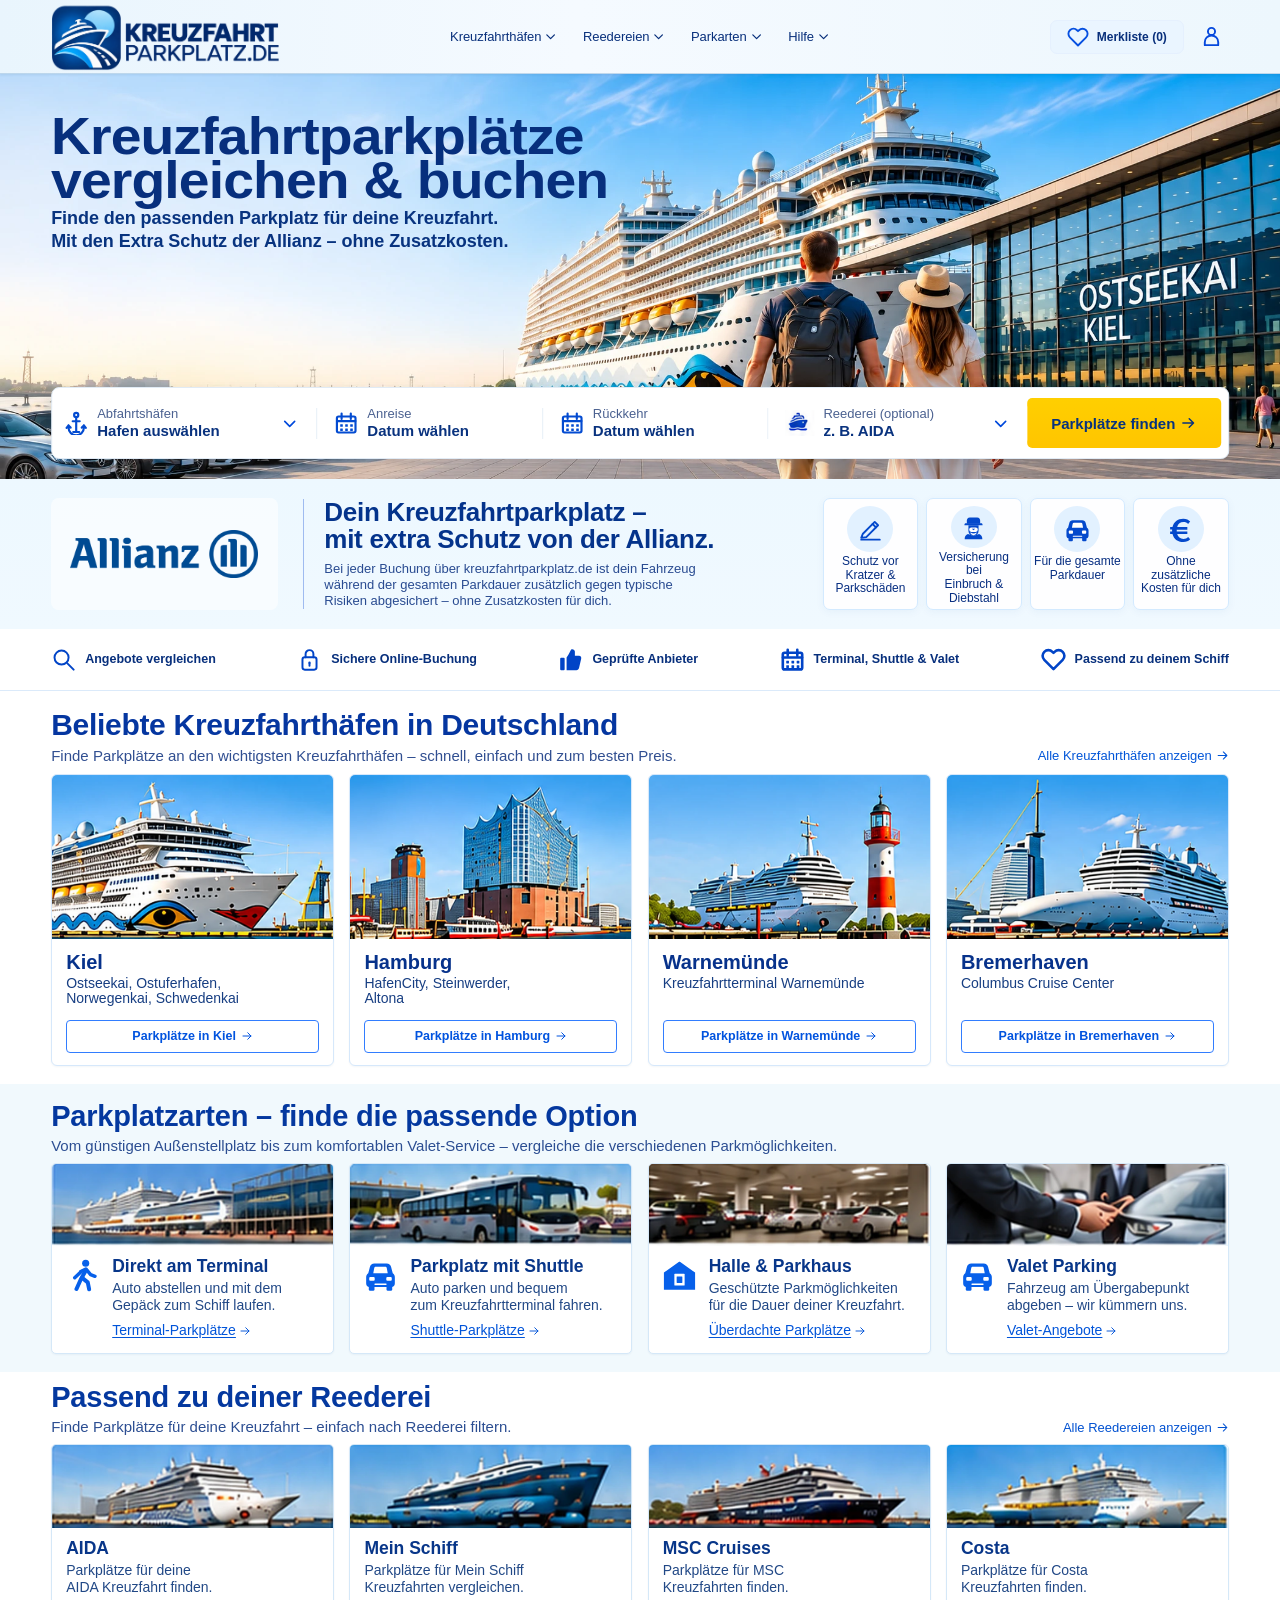
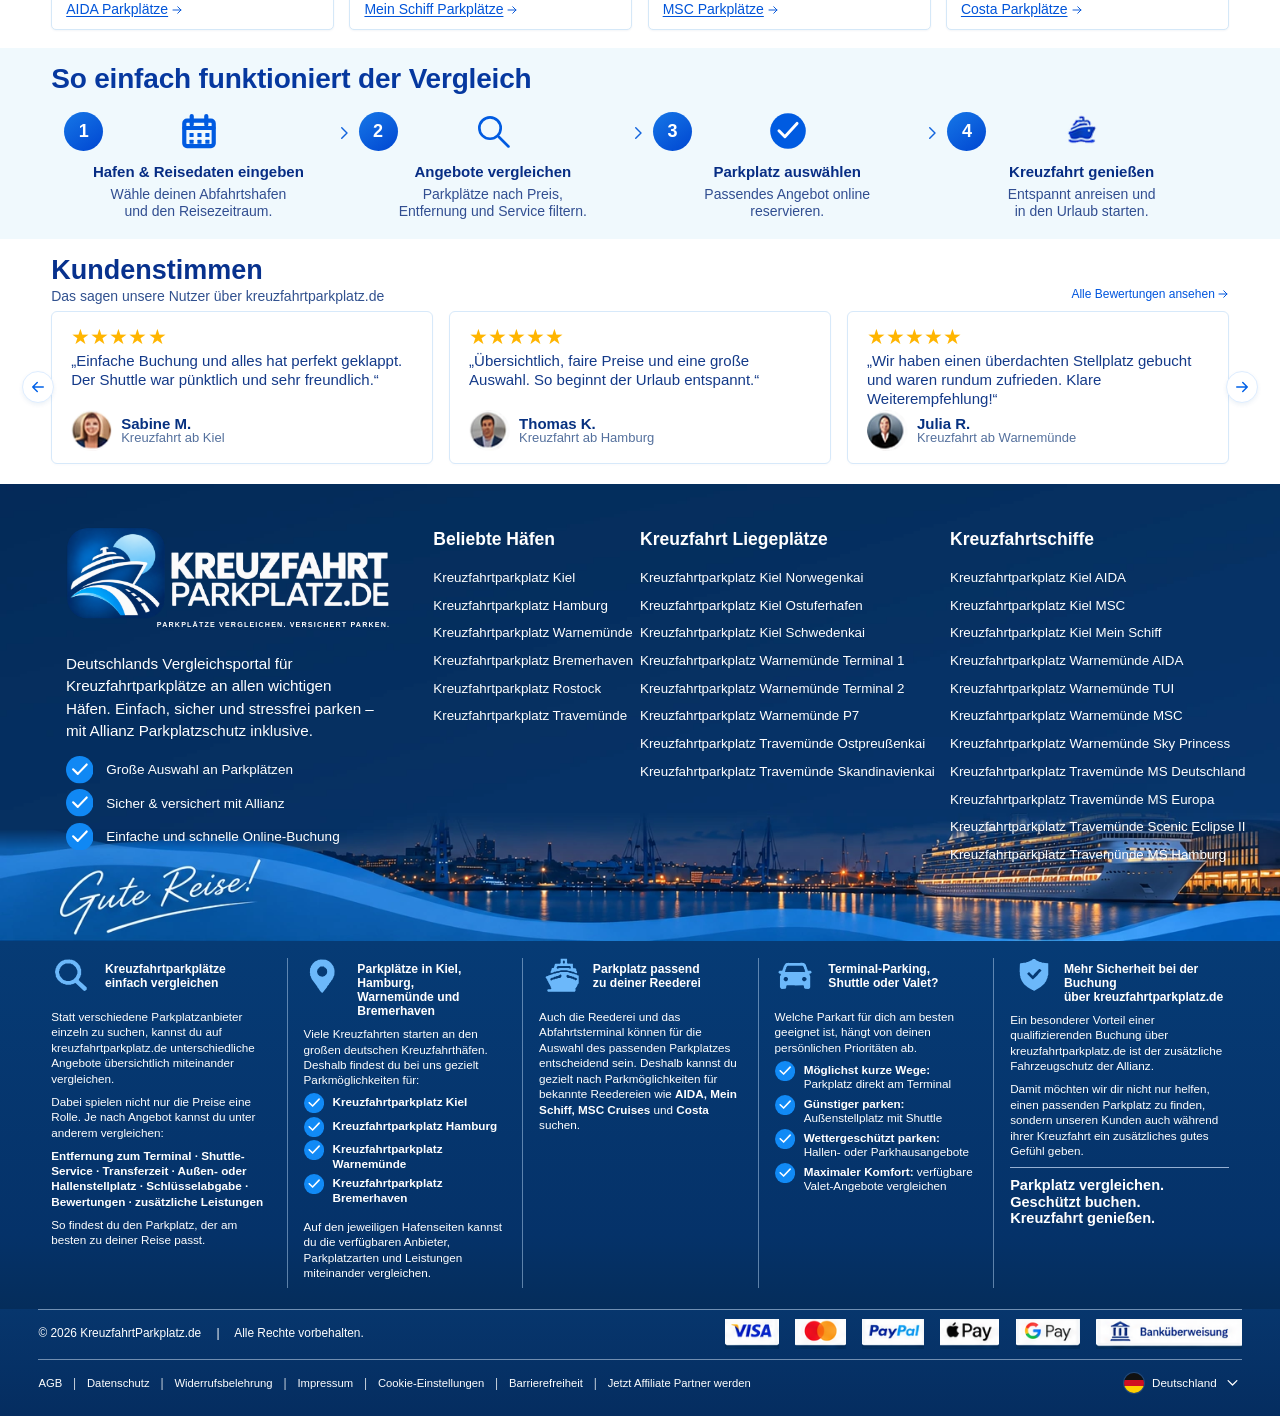
<file: index.html>
<!doctype html>
<html lang="de">
<head>
  <meta charset="utf-8">
  <meta name="viewport" content="width=device-width,initial-scale=1,viewport-fit=cover">
  <meta name="theme-color" content="#eef7ff">
  <meta name="description" content="Vergleiche Kreuzfahrtparkplätze in Kiel – mit dem Extra Schutz der Allianz. Wähle deinen Hafen und Reisezeitraum.">
  <title>Kreuzfahrtparkplätze vergleichen &amp; buchen | KreuzfahrtParkplatz.de</title>
  <!-- CSS is intentionally local: no frameworks, icon CDN or build step. -->
  <link rel="preload" href="assets/footer/harbor-night.webp" as="image" type="image/webp">
  <link rel="preload" href="assets/hero-kiel-crystal.webp" as="image" type="image/webp" fetchpriority="high">
  <link rel="preload" href="assets/official-kreuzfahrt-logo.webp" as="image" type="image/webp">
  <link rel="icon" type="image/png" href="assets/ship-original-reference.png">
  <link rel="stylesheet" href="styles.css">
  <script src="script.js" defer></script>
</head>
<body>
  <!-- Carefully drawn inline SVG symbols: consistent icon strokes, Retina-ready, zero CDN requests. -->
  <svg class="svg-library" aria-hidden="true" xmlns="http://www.w3.org/2000/svg">
    <symbol id="icon-chevron" viewBox="0 0 24 24"><path d="m5 9 7 7 7-7"/></symbol>
    <symbol id="icon-heart" viewBox="0 0 24 24"><path d="M20.84 4.61a5.5 5.5 0 0 0-7.78 0L12 5.67l-1.06-1.06a5.5 5.5 0 0 0-7.78 7.78L12 21.23l8.84-8.84a5.5 5.5 0 0 0 0-7.78Z"/></symbol>
    <symbol id="icon-user" viewBox="0 0 24 24"><circle cx="12" cy="6.7" r="3.7"/><path d="M5 21v-3.1a7 7 0 0 1 14 0V21H5Z"/></symbol>
    <symbol id="icon-menu" viewBox="0 0 24 24"><path d="M4 7h16M4 12h16M4 17h16"/></symbol>
    <symbol id="icon-close" viewBox="0 0 24 24"><path d="m5 5 14 14M19 5 5 19"/></symbol>
    <symbol id="icon-calendar" viewBox="0 0 24 24"><rect x="2.7" y="5.5" width="18.6" height="16" rx="1.7"/><path d="M7.4 2.6v5.4M16.6 2.6v5.4M2.8 10.1h18.4"/><rect x="6" y="13.2" width="2.6" height="2.6" rx=".35" fill="currentColor" stroke="none"/><rect x="11" y="13.2" width="2.6" height="2.6" rx=".35" fill="currentColor" stroke="none"/><rect x="16" y="13.2" width="2.6" height="2.6" rx=".35" fill="currentColor" stroke="none"/><rect x="6" y="17.5" width="2.6" height="2.6" rx=".35" fill="currentColor" stroke="none"/><rect x="11" y="17.5" width="2.6" height="2.6" rx=".35" fill="currentColor" stroke="none"/><rect x="16" y="17.5" width="2.6" height="2.6" rx=".35" fill="currentColor" stroke="none"/></symbol>
    <symbol id="icon-anchor" viewBox="0 0 24 24"><circle cx="12" cy="3.9" r="2.1"/><path d="M12 6v15M8.5 10.2h7M4.3 14.4v2.1a7.7 7.7 0 0 0 15.4 0v-2.1M2.4 16.8l1.9-2.4 2.1 2.2M21.6 16.8l-1.9-2.4-2.1 2.2"/><path d="M9 21h6"/></symbol>
    <symbol id="icon-ship" viewBox="0 0 32 32"><path d="M14 3h5v4h3l2 2H11l3-2z"/><path d="M9 10c4-2 10-2 14 0l2 4H7l2-4Z"/><path d="M6.7 15H26l-3 5.4c-4.7 1.3-9.7 1.3-14.7 0L6.7 15Z" fill="currentColor" stroke="none"/><path d="M4.2 23.3c2.5 0 2.5 1.7 5.1 1.7s2.6-1.7 5.2-1.7 2.6 1.7 5.2 1.7 2.6-1.7 5.2-1.7 2.6 1.7 5.1 1.7M4.2 28c2.5 0 2.5 1.4 5.1 1.4s2.6-1.4 5.2-1.4 2.6 1.4 5.2 1.4 2.6-1.4 5.2-1.4 2.6 1.4 5.1 1.4"/></symbol>
    <symbol id="icon-arrow" viewBox="0 0 24 24"><path d="M4 12h16m-6.5-6.5L20 12l-6.5 6.5"/></symbol>
    <symbol id="icon-check" viewBox="0 0 24 24"><path d="m5 12 4 4L19 6"/></symbol>

    <!-- Client-reference insurance icons: icon 1 unchanged, icons 2–4 faithfully redrawn from Startseite Main.png. -->
    <symbol id="icon-scratch" viewBox="0 0 32 32"><path d="m7 21 14-14 4 4-14 14-6 1 2-5Z"/><path d="m18.5 9.5 4 4M5 28h22"/></symbol>
    <symbol id="icon-burglary" viewBox="0 0 32 32">
      <!-- Faithful redraw: cap + flat brim + mask/face + guard uniform.
           The blue silhouette is taken from the client's visual reference,
           not a generic padlock or anonymous person glyph. -->
      <path fill="currentColor" stroke="none" d="M11.6 4.2h8.8c2.3 0 3.5 1.6 3.5 3.9v3.4H8.1V8c0-2.3 1.2-3.8 3.5-3.8Z"/>
      <path fill="currentColor" stroke="none" d="M6.9 11h18.2c1 0 1.6.7 1.6 1.6v.75H5.3v-.75c0-.9.6-1.6 1.6-1.6Z"/>
      <path fill="currentColor" stroke="none" d="M10 13.4h12v5.8c0 4.2-2.5 6.7-6 6.7s-6-2.5-6-6.7v-5.8Z"/>
      <rect x="10.9" y="15.9" width="10.2" height="5.3" rx="2.45" fill="white" stroke="none"/>
      <path d="M14.05 17.5h3.9l-1.95 1.65Z" fill="currentColor" stroke="none"/>
      <path fill="white" stroke="none" d="M12.4 21.6c2.2 2.15 5.1 2.15 7.2 0l-.35 2.2C17 25.6 15 25.6 12.75 23.8Z"/>
      <path fill="currentColor" stroke="none" d="M9.4 23.6 13.1 25c2 1.6 3.8 1.6 5.8 0l3.7-1.4c2.3 1 3.8 2.8 3.8 5.2V30H5.6v-1.2c0-2.4 1.4-4.2 3.8-5.2Z"/>
    </symbol>
    <symbol id="icon-car-front" viewBox="0 0 32 32">
      <!-- Client reference: chunky front-facing vehicle, white windshield,
           small rectangular white headlights, solid blue bumper and wheels. -->
      <path fill="currentColor" stroke="none" d="M10.4 5.1h11.2c2.2 0 3.6 1.3 4.1 3.2L27.2 14c1.3.8 1.9 2 1.9 3.5v5.9c0 1.9-1.2 3.1-3 3.1H5.9c-1.8 0-3-1.2-3-3.1v-5.9c0-1.5.7-2.7 1.9-3.5l1.5-5.7c.5-1.9 1.9-3.2 4.1-3.2Z"/>
      <path fill="white" stroke="none" d="m10.3 9.2-.9 4.7h13.2l-.9-4.7c-.16-.78-.6-1.1-1.45-1.1H11.75c-.85 0-1.3.32-1.45 1.1Z"/>
      <rect fill="white" stroke="none" x="5.7" y="17.3" width="5" height="3.6" rx="1"/>
      <rect fill="white" stroke="none" x="21.3" y="17.3" width="5" height="3.6" rx="1"/>
      <rect fill="currentColor" stroke="none" x="5.3" y="24.8" width="5.2" height="5.2" rx="1.25"/>
      <rect fill="currentColor" stroke="none" x="21.5" y="24.8" width="5.2" height="5.2" rx="1.25"/>
      <path d="M11 24h10" stroke="white" stroke-width="1.2" stroke-linecap="round"/>
    </symbol>
    <symbol id="icon-euro" viewBox="0 0 32 32">
      <!-- Client reference: wide, heavy, two-bar Euro with open right edge. -->
      <path fill="currentColor" stroke="none" d="M19.3 3.2c3.75 0 6.45 1.25 8.15 3.35L25 9.35c-1.42-1.55-3.08-2.23-5.48-2.23-3.84 0-6.44 2.14-7.48 5.88H24.1v3.18H11.54v2.13h12.56v3.13H12.04c1.04 3.66 3.64 5.75 7.47 5.75 2.43 0 4.18-.78 5.57-2.24l2.37 2.7c-1.87 2.14-4.48 3.31-8.15 3.31-6.77 0-11.25-3.56-12.76-9.52H3.7v-3.13h2.4c-.05-.4-.07-.76-.07-1.11 0-.36.02-.72.06-1.09H3.7V13h2.82C8.03 6.94 12.55 3.2 19.3 3.2Z"/>
    </symbol>
    <symbol id="icon-magnifier" viewBox="0 0 32 32"><circle cx="13.5" cy="13.5" r="9"/><path d="m21 21 8 8"/></symbol>
    <symbol id="icon-padlock" viewBox="0 0 32 32"><rect x="7" y="13" width="18" height="16" rx="3"/><path d="M11 13V9a5 5 0 0 1 10 0v4"/><circle cx="16" cy="20" r="1.5" fill="currentColor" stroke="none"/><path d="M16 21v3"/></symbol>
    <symbol id="icon-thumb" viewBox="0 0 32 32"><path d="M11 13.5c3.7-5.2 4.6-8.8 5.9-10.3 1.9-1.3 4.7.6 4.7 2.7v5.3h5.2c2.4 0 3.5 2 2.8 4.1L26.9 27c-.3 1.6-1.7 2.8-3.3 2.8H11V13.5Z" fill="currentColor" stroke="none"/><rect x="2.8" y="13.7" width="5.7" height="16" rx="1.2" fill="currentColor" stroke="none"/></symbol>

    <!-- ==========================================================================
         HOME 05 / exact-reference category icons.
         Walking passenger, front-facing shuttle/car, and parking garage are
         crisp 24px SVG paths. They are NOT rasterized screenshot fragments.
         ========================================================================= -->
    <symbol id="icon-walking" viewBox="0 0 32 32">
      <circle cx="18.9" cy="4.8" r="3.25" fill="currentColor" stroke="none"/>
      <path d="M14.5 12.4 19.1 10l4.3 5.2 4 1.5" stroke="currentColor" stroke-width="3.15" fill="none" stroke-linecap="round" stroke-linejoin="round"/>
      <path d="m18.5 12.3-4 7.1-4 8.9" stroke="currentColor" stroke-width="3.65" fill="none" stroke-linecap="round" stroke-linejoin="round"/>
      <path d="m15.7 18.2 5.1 4.1 1.3 6.3" stroke="currentColor" stroke-width="3.65" fill="none" stroke-linecap="round" stroke-linejoin="round"/>
      <path d="m14.9 12.3-6 5.8" stroke="currentColor" stroke-width="3.15" fill="none" stroke-linecap="round"/>
    </symbol>
    <symbol id="icon-garage" viewBox="0 0 32 32">
      <path d="M1.75 13.35 15.3 3.6c.45-.35.95-.35 1.4 0l13.55 9.75V29H1.75V13.35Z" fill="currentColor" stroke="none"/>
      <rect x="11.3" y="14.5" width="9.4" height="10.7" rx=".6" fill="#FFFFFF" stroke="none"/>
      <rect x="13.4" y="16.8" width="5.2" height="6" rx=".35" fill="currentColor" stroke="none"/>
    </symbol>

    <!-- Home 07: the check badge & step connector. Native SVG scales cleanly. -->
    <symbol id="icon-step-check" viewBox="0 0 32 32"><circle cx="16" cy="16" r="15" fill="currentColor" stroke="none"/><path d="m8.4 15.8 5 5 10.2-11.2" fill="none" stroke="#fff" stroke-width="2.5" stroke-linecap="round" stroke-linejoin="round"/></symbol>
    <symbol id="icon-next-thin" viewBox="0 0 24 24"><path d="m9 5 7 7-7 7" fill="none" stroke="currentColor" stroke-width="1.9" stroke-linecap="round" stroke-linejoin="round"/></symbol>
    <symbol id="icon-carousel-arrow" viewBox="0 0 24 24"><path d="M5 12h14m-6-6 6 6-6 6" fill="none" stroke="currentColor" stroke-width="2" stroke-linecap="round" stroke-linejoin="round"/></symbol>

    <!-- Footer-only symbols. Real scalable vector icons, never flattened text. -->
    <symbol id="icon-footer-pin" viewBox="0 0 32 32"><path d="M16 2.7c-6.4 0-11.3 4.9-11.3 11.1 0 7.3 11.3 16 11.3 16s11.3-8.7 11.3-16c0-6.2-4.9-11.1-11.3-11.1Z" fill="currentColor" stroke="none"/><circle cx="16" cy="13.5" r="4.4" fill="#0A3E75" stroke="none"/></symbol>
    <symbol id="icon-footer-shield" viewBox="0 0 32 32"><path d="M16 1.7 29 6v9c0 8.1-5.3 12.6-13 15.3C8.3 27.6 3 23.1 3 15V6l13-4.3Z" fill="currentColor" stroke="none"/><path d="m9 15.7 5.1 4.5L23 10.4" stroke="#073B79" stroke-width="2.7" fill="none" stroke-linecap="round"/></symbol>
    <symbol id="icon-footer-search" viewBox="0 0 32 32"><circle cx="13.7" cy="13.6" r="10.2" stroke-width="4"/><path d="m21 21 8.2 8" stroke-width="4"/></symbol>
    <symbol id="icon-footer-check" viewBox="0 0 32 32"><circle cx="16" cy="16" r="16" fill="currentColor" stroke="none"/><path d="m8.3 15.5 5.4 5.3 10.4-11" stroke="#fff" stroke-width="2.5" fill="none" stroke-linecap="round" stroke-linejoin="round"/></symbol>
    <symbol id="icon-footer-car" viewBox="0 0 32 32"><path d="M5.2 13.7 7.6 7c.6-1.6 1.5-2.3 3.2-2.3h10.4c1.8 0 2.8.7 3.4 2.3l2.3 6.7M3.6 14h24.8c1.2 0 1.9 1 1.9 2.2v7.5c0 1.1-.9 2-2 2H3.7c-1.1 0-2-.9-2-2v-7.5c0-1.2.7-2.2 1.9-2.2Z" fill="currentColor" stroke="none"/><path d="m10.2 8-1.6 5h14.8l-1.6-5H10.2ZM6.1 17.3h5v3.2h-5Zm14.8 0h5v3.2h-5Z" fill="#073B79" stroke="none"/><path d="M5 26v3h5v-3m12 0v3h5v-3" stroke="currentColor" stroke-width="3"/></symbol>
  </svg>

  <a class="skip-link" href="#parkplatzsuche">Direkt zur Parkplatzsuche</a>

  <!-- ========================== HEADER / GLOBAL NAVIGATION ========================== -->
  <header class="site-header" id="seitenanfang">
    <div class="header-inner">
      <a class="brand" href="./index.html" aria-label="KreuzfahrtParkplatz.de – Startseite">
        <!-- OFFICIAL client-supplied full-color identity. Exported at >4x screen resolution.
             All non-brand UI copy stays real, editable HTML. Do not substitute a redrawn logo. -->
        <img class="brand-logo" src="assets/official-kreuzfahrt-logo.webp"
             width="1020" height="307" alt="KREUZFAHRT PARKPLATZ.DE"
             decoding="async" fetchpriority="high">
      </a>
      <nav class="main-navigation" id="hauptnavigation" aria-label="Hauptnavigation">
        <div class="nav-item">
          <button class="nav-button" type="button" data-menu="ports-menu" aria-expanded="false" aria-controls="ports-menu">Kreuzfahrthäfen <svg class="icon icon--small"><use href="#icon-chevron"/></svg></button>
          <div class="nav-dropdown" id="ports-menu" hidden>
            <a href="kiel.html">Kiel · Parkplatzsuche</a>
            <span class="dropdown-note">Weitere Häfen folgen in einer späteren Ausbaustufe.</span>
          </div>
        </div>
        <div class="nav-item">
          <button class="nav-button" type="button" data-menu="cruise-menu" aria-expanded="false" aria-controls="cruise-menu">Reedereien <svg class="icon icon--small"><use href="#icon-chevron"/></svg></button>
          <div class="nav-dropdown" id="cruise-menu" hidden>
            <a href="#parkplatzsuche" data-select-line="AIDA">AIDA</a>
            <a href="#parkplatzsuche" data-select-line="Mein Schiff">Mein Schiff</a>
            <a href="#parkplatzsuche" data-select-line="MSC">MSC</a>
          </div>
        </div>
        <div class="nav-item">
          <button class="nav-button" type="button" data-menu="parking-menu" aria-expanded="false" aria-controls="parking-menu">Parkarten <svg class="icon icon--small"><use href="#icon-chevron"/></svg></button>
          <div class="nav-dropdown" id="parking-menu" hidden>
            <a href="#parkplatzsuche" data-parking-type="Terminal-Parking">Terminal-Parking</a>
            <a href="#parkplatzsuche" data-parking-type="Shuttle-Parking">Shuttle-Parking</a>
            <a href="#parkplatzsuche" data-parking-type="Parkhaus / Halle">Parkhaus / Halle</a>
            <a href="#parkplatzsuche" data-parking-type="Valet Parking">Valet Parking</a>
          </div>
        </div>
        <div class="nav-item">
          <button class="nav-button" type="button" data-menu="help-menu" aria-expanded="false" aria-controls="help-menu">Hilfe <svg class="icon icon--small"><use href="#icon-chevron"/></svg></button>
          <div class="nav-dropdown nav-dropdown--right" id="help-menu" hidden>
            <a href="#hilfe-panel" data-open-help>Häufige Fragen</a>
            <a href="#hilfe-panel" data-open-help>Kundenservice</a>
          </div>
        </div>
      </nav>
      <div class="header-actions">
        <button class="favorites-button" type="button" id="favorites-trigger" aria-expanded="false" aria-controls="favorites-panel">
          <svg class="icon icon--heart"><use href="#icon-heart"/></svg>
          <span>Merkliste (<span id="favorite-count">0</span>)</span>
        </button>
        <button class="account-button" type="button" id="account-trigger" aria-label="Mein Konto" aria-expanded="false" aria-controls="account-panel">
          <svg class="icon icon--user"><use href="#icon-user"/></svg>
        </button>
        <button class="mobile-menu-toggle" type="button" id="mobile-menu-trigger" aria-label="Menü öffnen" aria-expanded="false" aria-controls="hauptnavigation">
          <svg class="icon"><use href="#icon-menu"/></svg>
        </button>
      </div>
      <div class="header-panel header-panel--help" id="hilfe-panel" role="status" hidden>
        <strong>Hilfe &amp; Kundenservice</strong>
        <p>Die vollständigen Hilfe- und FAQ-Seiten sind Teil des nächsten Projektabschnitts.</p>
        <button type="button" class="panel-dismiss" data-close-panel="hilfe-panel">Schließen</button>
      </div>
      <div class="header-panel" id="favorites-panel" role="status" hidden>Deine Merkliste ist noch leer.</div>
      <div class="header-panel" id="account-panel" role="status" hidden>Der Kontobereich wird in einer späteren Projektphase angebunden.</div>
    </div>
  </header>

  <!-- ========================== HERO / ORIGINAL KIEL CONTENT ======================= -->
  <main>
    <section class="hero" aria-labelledby="hero-title">
      <!-- One cohesive high-resolution image: no stitched slices or shaded overlays. -->
      <div class="hero-image" role="img" aria-label="Kreuzfahrtschiff, parkende Autos und Kreuzfahrtgäste am Ostseekai Kiel"></div>
      <div class="hero-content">
        <h1 id="hero-title">Kreuzfahrtparkplätze<br>vergleichen &amp; buchen</h1>
        <p class="hero-tagline">Finde den passenden Parkplatz für deine Kreuzfahrt.<br>Mit den Extra Schutz der Allianz – ohne Zusatzkosten.</p>
      </div>

      <!-- This is a real form, not a screenshot or overlay of text inside an image. -->
      <form class="search-form" id="parkplatzsuche" novalidate aria-label="Parkplätze suchen">
        <div class="search-field search-field--port">
          <button type="button" class="field-control" id="port-trigger" aria-haspopup="listbox" aria-controls="port-options" aria-expanded="false">
            <svg class="icon field-icon"><use href="#icon-anchor"/></svg>
            <span class="field-copy"><span class="field-label">Abfahrtshäfen</span><span class="field-value" id="port-display">Hafen auswählen</span></span>
            <svg class="icon icon--chevron"><use href="#icon-chevron"/></svg>
          </button>
          <div class="field-options" id="port-options" role="listbox" aria-label="Abfahrtshäfen" hidden>
            <button type="button" role="option" aria-selected="false" data-port-option="Kiel">Kiel</button>
          </div>
        </div>
        <div class="search-field search-field--date">
          <button type="button" class="field-control" id="arrival-trigger" aria-haspopup="dialog" aria-controls="arrival-calendar" aria-expanded="false" data-date-type="arrival">
            <svg class="icon field-icon"><use href="#icon-calendar"/></svg>
            <span class="field-copy"><span class="field-label">Anreise</span><span class="field-value" id="arrival-display">Datum wählen</span></span>
          </button>
          <!-- Anreise: self-contained calendar, localized in German (de-DE). -->
          <div class="date-panel" id="arrival-calendar" role="dialog" aria-label="Anreise auswählen" hidden>
            <div class="date-panel-heading">
              <button type="button" class="month-control" data-month-shift="-1" aria-label="Vorheriger Monat">‹</button>
              <strong class="current-month" aria-live="polite"></strong>
              <button type="button" class="month-control" data-month-shift="1" aria-label="Nächster Monat">›</button>
            </div>
            <div class="weekday-names" aria-hidden="true"><span>Mo</span><span>Di</span><span>Mi</span><span>Do</span><span>Fr</span><span>Sa</span><span>So</span></div>
            <div class="calendar-days" role="group" aria-label="Kalendertage"></div>
            <p class="date-panel-hint">Wähle dein Anreisedatum.</p>
          </div>
        </div>
        <div class="search-field search-field--date">
          <button type="button" class="field-control" id="departure-trigger" aria-haspopup="dialog" aria-controls="departure-calendar" aria-expanded="false" data-date-type="departure">
            <svg class="icon field-icon"><use href="#icon-calendar"/></svg>
            <span class="field-copy"><span class="field-label">Rückkehr</span><span class="field-value" id="departure-display">Datum wählen</span></span>
          </button>
          <!-- Rückkehr: self-contained calendar, localized in German (de-DE). -->
          <div class="date-panel" id="departure-calendar" role="dialog" aria-label="Rückkehr auswählen" hidden>
            <div class="date-panel-heading">
              <button type="button" class="month-control" data-month-shift="-1" aria-label="Vorheriger Monat">‹</button>
              <strong class="current-month" aria-live="polite"></strong>
              <button type="button" class="month-control" data-month-shift="1" aria-label="Nächster Monat">›</button>
            </div>
            <div class="weekday-names" aria-hidden="true"><span>Mo</span><span>Di</span><span>Mi</span><span>Do</span><span>Fr</span><span>Sa</span><span>So</span></div>
            <div class="calendar-days" role="group" aria-label="Kalendertage"></div>
            <p class="date-panel-hint">Wähle dein Rückreisedatum.</p>
          </div>
        </div>
        <div class="search-field search-field--line">
          <button type="button" class="field-control" id="line-trigger" aria-haspopup="listbox" aria-controls="line-options" aria-expanded="false">
            <img class="field-icon field-icon--ship" src="assets/ship-original-reference.png" width="37" height="34" alt="" aria-hidden="true">
            <span class="field-copy"><span class="field-label">Reederei (optional)</span><span class="field-value" id="line-display">z. B. AIDA</span></span>
            <svg class="icon icon--chevron"><use href="#icon-chevron"/></svg>
          </button>
          <div class="field-options" id="line-options" role="listbox" aria-label="Reedereien" hidden>
            <button type="button" data-line-option="">Keine Auswahl</button>
            <button type="button" data-line-option="AIDA">AIDA</button>
            <button type="button" data-line-option="Mein Schiff">Mein Schiff</button>
            <button type="button" data-line-option="MSC">MSC</button>
            <button type="button" data-line-option="Costa">Costa</button>
          </div>
        </div>
        <button class="search-submit" type="submit">Parkplätze finden <svg class="icon icon--arrow"><use href="#icon-arrow"/></svg></button>
      </form>
      <p class="form-message" id="search-message" role="status" aria-live="polite" hidden></p>

    </section>

    <!-- =====================================================================
         SECTION 02: ALLIANZ PARKPLATZSCHUTZ
         Client reference: Startseite Main, immediately below the search hero.
         The Allianz wordmark is the original supplied raster artwork;
         all headings/body copy/icon labels remain real selectable HTML text.
         ===================================================================== -->
    <section class="insurance-section" id="allianz-schutz" aria-labelledby="insurance-heading">
      <div class="insurance-inner">
        <div class="insurance-brand">
          <img src="assets/allianz-original.webp" width="2000" height="517"
               alt="Allianz" loading="lazy" decoding="async">
        </div>
        <div class="insurance-description">
          <h2 id="insurance-heading">Dein Kreuzfahrtparkplatz –<br>mit extra Schutz von der Allianz.</h2>
          <p>Bei jeder Buchung über kreuzfahrtparkplatz.de ist dein Fahrzeug<br class="desktop-break">
             während der gesamten Parkdauer zusätzlich gegen typische<br class="desktop-break">
             Risiken abgesichert – ohne Zusatzkosten für dich.</p>
        </div>
        <div class="insurance-benefits" aria-label="Vorteile des Allianz Parkplatzschutzes">
          <div class="benefit-card">
            <span class="benefit-icon"><svg class="icon" aria-hidden="true"><use href="#icon-scratch"/></svg></span>
            <span>Schutz vor<br>Kratzer &amp;<br>Parkschäden</span>
          </div>
          <div class="benefit-card">
            <span class="benefit-icon"><svg class="icon" aria-hidden="true"><use href="#icon-burglary"/></svg></span>
            <span>Versicherung bei<br>Einbruch &amp;<br>Diebstahl</span>
          </div>
          <div class="benefit-card">
            <span class="benefit-icon"><svg class="icon" aria-hidden="true"><use href="#icon-car-front"/></svg></span>
            <span>Für die gesamte<br>Parkdauer</span>
          </div>
          <div class="benefit-card">
            <span class="benefit-icon"><svg class="icon" aria-hidden="true"><use href="#icon-euro"/></svg></span>
            <span>Ohne zusätzliche<br>Kosten für dich</span>
          </div>
        </div>
      </div>
    </section>

    <!-- =====================================================================
         SECTION 03: TRUST / FIVE BENEFITS
         These are informational points, not fake navigation links.
         ===================================================================== -->
    <section class="trust-strip" aria-label="Warum KreuzfahrtParkplatz.de">
      <div class="trust-inner">
        <div class="trust-item"><svg class="icon" aria-hidden="true"><use href="#icon-magnifier"/></svg><span>Angebote vergleichen</span></div>
        <div class="trust-item"><svg class="icon" aria-hidden="true"><use href="#icon-padlock"/></svg><span>Sichere Online-Buchung</span></div>
        <div class="trust-item"><svg class="icon" aria-hidden="true"><use href="#icon-thumb"/></svg><span>Geprüfte Anbieter</span></div>
        <div class="trust-item"><svg class="icon" aria-hidden="true"><use href="#icon-calendar"/></svg><span>Terminal, Shuttle &amp; Valet</span></div>
        <div class="trust-item"><svg class="icon" aria-hidden="true"><use href="#icon-heart"/></svg><span>Passend zu deinem Schiff</span></div>
      </div>
    </section>

    <!-- =====================================================================
         SECTION 04: POPULAR CRUISE PORTS
         Only Kiel has content in the current project. The other three cards
         retain the supplied visual design but are explicitly marked as
         future scope by their click handler; no imaginary booking URLs.
         ===================================================================== -->
    <section class="ports-section" id="kreuzfahrthaefen" aria-labelledby="ports-heading">
      <div class="ports-container">
        <div class="section-heading-row">
          <div>
            <h2 id="ports-heading">Beliebte Kreuzfahrthäfen in Deutschland</h2>
            <p>Finde Parkplätze an den wichtigsten Kreuzfahrthäfen – schnell, einfach und zum besten Preis.</p>
          </div>
          <a class="ports-all-link" href="#kreuzfahrthaefen" data-port-directory>Alle Kreuzfahrthäfen anzeigen <svg class="icon" aria-hidden="true"><use href="#icon-arrow"/></svg></a>
        </div>
        <div class="port-grid">
          <article class="port-card">
            <img class="port-card-photo" src="assets/ports/kiel.webp" alt="Kreuzfahrtschiff im Hafen Kiel" width="720" height="400" loading="lazy" decoding="async">
            <div class="port-card-content">
              <h3>Kiel</h3>
              <p>Ostseekai, Ostuferhafen,<br>Norwegenkai, Schwedenkai</p>
              <a class="port-card-action" href="kiel.html">Parkplätze in Kiel <svg class="icon" aria-hidden="true"><use href="#icon-arrow"/></svg></a>
            </div>
          </article>
          <article class="port-card">
            <img class="port-card-photo" src="assets/ports/hamburg.webp" alt="Hamburger Hafen mit Elbphilharmonie" width="720" height="400" loading="lazy" decoding="async">
            <div class="port-card-content">
              <h3>Hamburg</h3>
              <p>HafenCity, Steinwerder,<br>Altona</p>
              <a class="port-card-action" href="#kreuzfahrthaefen" data-future-port="Hamburg">Parkplätze in Hamburg <svg class="icon" aria-hidden="true"><use href="#icon-arrow"/></svg></a>
            </div>
          </article>
          <article class="port-card">
            <img class="port-card-photo" src="assets/ports/warnemuende.webp" alt="Kreuzfahrtschiff und rot-weißer Leuchtturm in Warnemünde" width="720" height="400" loading="lazy" decoding="async">
            <div class="port-card-content">
              <h3>Warnemünde</h3>
              <p>Kreuzfahrtterminal Warnemünde</p>
              <a class="port-card-action" href="#kreuzfahrthaefen" data-future-port="Warnemünde">Parkplätze in Warnemünde <svg class="icon" aria-hidden="true"><use href="#icon-arrow"/></svg></a>
            </div>
          </article>
          <article class="port-card">
            <img class="port-card-photo" src="assets/ports/bremerhaven.webp" alt="Kreuzfahrtschiff am Columbus Cruise Center Bremerhaven" width="720" height="400" loading="lazy" decoding="async">
            <div class="port-card-content">
              <h3>Bremerhaven</h3>
              <p>Columbus Cruise Center</p>
              <a class="port-card-action" href="#kreuzfahrthaefen" data-future-port="Bremerhaven">Parkplätze in Bremerhaven <svg class="icon" aria-hidden="true"><use href="#icon-arrow"/></svg></a>
            </div>
          </article>
        </div>
        <p class="ports-feedback" id="ports-feedback" role="status" aria-live="polite" hidden></p>
      </div>
    </section>

    <!-- =====================================================================
         SECTION 05 — PARKING CATEGORIES
         Reference: Startseite Main.png / Parkplatzarten (four horizontal cards).
         Only the photographs are image assets. All copy and icons are genuine
         selectable HTML text and vector SVGs for a future Figma rebuild.
         ===================================================================== -->
    <section class="parking-types-section" id="parkplatzarten" aria-labelledby="parking-types-title">
      <div class="home-section-container">
        <div class="home-section-head">
          <div>
            <h2 id="parking-types-title">Parkplatzarten – finde die passende Option</h2>
            <p>Vom günstigen Außenstellplatz bis zum komfortablen Valet-Service – vergleiche die verschiedenen Parkmöglichkeiten.</p>
          </div>
        </div>
        <div class="home-product-grid parking-type-grid">
          <article class="home-product-card parking-type-card">
            <img src="assets/parking/terminal.webp" alt="Kreuzfahrtschiff direkt am Terminal" width="597" height="180" loading="lazy" decoding="async">
            <div class="parking-type-body">
              <svg class="icon parking-type-icon parking-type-icon--walking" aria-hidden="true"><use href="#icon-walking"/></svg>
              <div class="parking-type-copy"><h3>Direkt am Terminal</h3>
                <p>Auto abstellen und mit dem<br>Gepäck zum Schiff laufen.</p>
                <a href="#parkplatzsuche" class="parking-type-link" data-parking-type="Terminal-Parking" data-home-card="parkplatz">Terminal-Parkplätze <svg class="icon" aria-hidden="true"><use href="#icon-arrow"/></svg></a>
              </div>
            </div>
          </article>
          <article class="home-product-card parking-type-card">
            <img src="assets/parking/shuttle.webp" alt="Shuttlebus am Kreuzfahrthafen" width="612" height="180" loading="lazy" decoding="async">
            <div class="parking-type-body">
              <svg class="icon parking-type-icon parking-type-icon--car" aria-hidden="true"><use href="#icon-car-front"/></svg>
              <div class="parking-type-copy"><h3>Parkplatz mit Shuttle</h3>
                <p>Auto parken und bequem<br>zum Kreuzfahrtterminal fahren.</p>
                <a href="#parkplatzsuche" class="parking-type-link" data-parking-type="Shuttle-Parking" data-home-card="parkplatz">Shuttle-Parkplätze <svg class="icon" aria-hidden="true"><use href="#icon-arrow"/></svg></a>
              </div>
            </div>
          </article>
          <article class="home-product-card parking-type-card">
            <img src="assets/parking/garage.webp" alt="Fahrzeuge in einer überdachten Parkhalle" width="612" height="180" loading="lazy" decoding="async">
            <div class="parking-type-body">
              <svg class="icon parking-type-icon parking-type-icon--garage" aria-hidden="true"><use href="#icon-garage"/></svg>
              <div class="parking-type-copy"><h3>Halle &amp; Parkhaus</h3>
                <p>Geschützte Parkmöglichkeiten<br>für die Dauer deiner Kreuzfahrt.</p>
                <a href="#parkplatzsuche" class="parking-type-link" data-parking-type="Parkhaus/Halle" data-home-card="parkplatz">Überdachte Parkplätze <svg class="icon" aria-hidden="true"><use href="#icon-arrow"/></svg></a>
              </div>
            </div>
          </article>
          <article class="home-product-card parking-type-card">
            <img src="assets/parking/valet.webp" alt="Schlüsselübergabe beim Valet Parking" width="597" height="180" loading="lazy" decoding="async">
            <div class="parking-type-body">
              <svg class="icon parking-type-icon parking-type-icon--car" aria-hidden="true"><use href="#icon-car-front"/></svg>
              <div class="parking-type-copy"><h3>Valet Parking</h3>
                <p>Fahrzeug am Übergabepunkt<br>abgeben – wir kümmern uns.</p>
                <a href="#parkplatzsuche" class="parking-type-link" data-parking-type="Valet Parking" data-home-card="parkplatz">Valet-Angebote <svg class="icon" aria-hidden="true"><use href="#icon-arrow"/></svg></a>
              </div>
            </div>
          </article>
        </div>
      </div>
    </section>

    <!-- =====================================================================
         SECTION 06 — CRUISE LINES
         Reference: Startseite Main.png / Passend zu deiner Reederei.
         The cards preselect an existing German-language dropdown. No new
         booking, affiliate or third-party URLs are invented here.
         ===================================================================== -->
    <section class="cruise-lines-section" id="reedereien" aria-labelledby="cruise-lines-title">
      <div class="home-section-container">
        <div class="home-section-head home-section-head--cruises">
          <div><h2 id="cruise-lines-title">Passend zu deiner Reederei</h2>
            <p>Finde Parkplätze für deine Kreuzfahrt – einfach nach Reederei filtern.</p></div>
          <a class="home-section-more" href="#reedereien" id="all-cruiselines" aria-controls="cruise-lines-feedback">Alle Reedereien anzeigen <svg class="icon" aria-hidden="true"><use href="#icon-arrow"/></svg></a>
        </div>
        <div class="home-product-grid cruise-line-grid">
          <article class="home-product-card cruise-line-card">
            <img src="assets/cruiselines/aida.webp" alt="AIDA Kreuzfahrtschiff" width="600" height="174" loading="lazy" decoding="async">
            <div class="cruise-line-body"><h3>AIDA</h3><p>Parkplätze für deine<br>AIDA Kreuzfahrt finden.</p>
              <a class="cruise-line-link" href="#parkplatzsuche" data-select-line="AIDA" data-home-card="reederei">AIDA Parkplätze <svg class="icon" aria-hidden="true"><use href="#icon-arrow"/></svg></a>
            </div>
          </article>
          <article class="home-product-card cruise-line-card">
            <img src="assets/cruiselines/mein-schiff.webp" alt="Mein Schiff Kreuzfahrtschiff" width="612" height="174" loading="lazy" decoding="async">
            <div class="cruise-line-body"><h3>Mein Schiff</h3><p>Parkplätze für Mein Schiff<br>Kreuzfahrten vergleichen.</p>
              <a class="cruise-line-link" href="#parkplatzsuche" data-select-line="Mein Schiff" data-home-card="reederei">Mein Schiff Parkplätze <svg class="icon" aria-hidden="true"><use href="#icon-arrow"/></svg></a>
            </div>
          </article>
          <article class="home-product-card cruise-line-card">
            <img src="assets/cruiselines/msc.webp" alt="MSC Cruises Kreuzfahrtschiff" width="612" height="174" loading="lazy" decoding="async">
            <div class="cruise-line-body"><h3>MSC Cruises</h3><p>Parkplätze für MSC<br>Kreuzfahrten finden.</p>
              <a class="cruise-line-link" href="#parkplatzsuche" data-select-line="MSC" data-home-card="reederei">MSC Parkplätze <svg class="icon" aria-hidden="true"><use href="#icon-arrow"/></svg></a>
            </div>
          </article>
          <article class="home-product-card cruise-line-card">
            <img src="assets/cruiselines/costa.webp" alt="Costa Kreuzfahrtschiff" width="597" height="174" loading="lazy" decoding="async">
            <div class="cruise-line-body"><h3>Costa</h3><p>Parkplätze für Costa<br>Kreuzfahrten finden.</p>
              <a class="cruise-line-link" href="#parkplatzsuche" data-select-line="Costa" data-home-card="reederei">Costa Parkplätze <svg class="icon" aria-hidden="true"><use href="#icon-arrow"/></svg></a>
            </div>
          </article>
        </div>
        <p class="cruise-lines-feedback" id="cruise-lines-feedback" role="status" aria-live="polite" hidden></p>
      </div>
    </section>

    <!-- =====================================================================
         HOME 07 — SO EINFACH FUNKTIONIERT DER VERGLEICH
         Original client reference: Startseite Main.png (lower section).
         Each heading, number, caption and arrow is live DOM / SVG, never a
         flattened image. Four steps represent presentation only, not fictive
         booking destinations.
         ===================================================================== -->
    <section class="steps-section" id="so-funktionierts" aria-labelledby="steps-heading">
      <div class="steps-container">
        <h2 id="steps-heading">So einfach funktioniert der Vergleich</h2>
        <ol class="steps-grid">
          <li class="step-card">
            <div class="step-visual"><span class="step-number">1</span><svg class="icon step-pictogram step-calendar" aria-hidden="true"><use href="#icon-calendar"/></svg></div>
            <h3>Hafen &amp; Reisedaten eingeben</h3><p>Wähle deinen Abfahrtshafen<br>und den Reisezeitraum.</p>
            <svg class="icon step-connector" aria-hidden="true"><use href="#icon-next-thin"/></svg>
          </li>
          <li class="step-card">
            <div class="step-visual"><span class="step-number">2</span><svg class="icon step-pictogram step-search" aria-hidden="true"><use href="#icon-magnifier"/></svg></div>
            <h3>Angebote vergleichen</h3><p>Parkplätze nach Preis,<br>Entfernung und Service filtern.</p>
            <svg class="icon step-connector" aria-hidden="true"><use href="#icon-next-thin"/></svg>
          </li>
          <li class="step-card">
            <div class="step-visual"><span class="step-number">3</span><svg class="icon step-pictogram step-check" aria-hidden="true"><use href="#icon-step-check"/></svg></div>
            <h3>Parkplatz auswählen</h3><p>Passendes Angebot online<br>reservieren.</p>
            <svg class="icon step-connector" aria-hidden="true"><use href="#icon-next-thin"/></svg>
          </li>
          <li class="step-card">
            <div class="step-visual"><span class="step-number">4</span><img class="step-ship" src="assets/ship-logo-clean.png" width="148" height="136" alt="" aria-hidden="true" decoding="async"></div>
            <h3>Kreuzfahrt genießen</h3><p>Entspannt anreisen und<br>in den Urlaub starten.</p>
          </li>
        </ol>
      </div>
    </section>

    <!-- =====================================================================
         HOME 08 — KUNDENSTIMMEN / ACCESSIBLE REVIEW CAROUSEL
         Quotes, names, locations are transcribed from the client reference.
         Portraits are the ONLY bitmap content here: tight crops of the actual
         client-provided reference photo, never a raster screenshot card.
         No additional testimonials, ratings, or review claims are fabricated.
         Arrows rotate the THREE provided cards; screen-reader announcement is
         updated without changing original review text.
         ===================================================================== -->
    <section class="testimonials-section" id="kundenstimmen" aria-labelledby="testimonials-heading">
      <div class="testimonials-container">
        <div class="testimonials-top">
          <div><h2 id="testimonials-heading">Kundenstimmen</h2><p>Das sagen unsere Nutzer über kreuzfahrtparkplatz.de</p></div>
          <a href="#kundenstimmen" id="all-reviews-link" class="all-reviews-link">Alle Bewertungen ansehen <svg class="icon" aria-hidden="true"><use href="#icon-arrow"/></svg></a>
        </div>
        <div class="reviews-carousel">
          <button type="button" class="review-nav review-nav--previous" id="review-previous" aria-label="Vorherige Kundenstimme"><svg class="icon" aria-hidden="true"><use href="#icon-carousel-arrow"/></svg></button>
          <div class="reviews-list" id="review-list" aria-roledescription="Karussell" aria-label="Kundenstimmen">
            <article class="review-card" data-review="0" data-visual-slot="1">
              <div class="review-stars" aria-label="5 von 5 Sternen">★★★★★</div>
              <blockquote>„Einfache Buchung und alles hat perfekt geklappt. Der Shuttle war pünktlich und sehr freundlich.“</blockquote>
              <div class="review-person"><img src="assets/reviews/sabine.webp" alt="Porträt von Sabine M." width="35" height="35" loading="lazy" decoding="async"><div><strong>Sabine M.</strong><span>Kreuzfahrt ab Kiel</span></div></div>
            </article>
            <article class="review-card" data-review="1" data-visual-slot="2">
              <div class="review-stars" aria-label="5 von 5 Sternen">★★★★★</div>
              <blockquote>„Übersichtlich, faire Preise und eine große Auswahl. So beginnt der Urlaub entspannt.“</blockquote>
              <div class="review-person"><img src="assets/reviews/thomas.webp" alt="Porträt von Thomas K." width="35" height="35" loading="lazy" decoding="async"><div><strong>Thomas K.</strong><span>Kreuzfahrt ab Hamburg</span></div></div>
            </article>
            <article class="review-card" data-review="2" data-visual-slot="3">
              <div class="review-stars" aria-label="5 von 5 Sternen">★★★★★</div>
              <blockquote>„Wir haben einen überdachten Stellplatz gebucht und waren rundum zufrieden. Klare Weiterempfehlung!“</blockquote>
              <div class="review-person"><img src="assets/reviews/julia.webp" alt="Porträt von Julia R." width="35" height="35" loading="lazy" decoding="async"><div><strong>Julia R.</strong><span>Kreuzfahrt ab Warnemünde</span></div></div>
            </article>
          </div>
          <button type="button" class="review-nav review-nav--next" id="review-next" aria-label="Nächste Kundenstimme"><svg class="icon" aria-hidden="true"><use href="#icon-carousel-arrow"/></svg></button>
        </div>
        <p id="review-update" class="visually-hidden" role="status" aria-live="polite"></p>
        <p class="reviews-feedback" id="reviews-feedback" role="status" aria-live="polite" hidden></p>
      </div>
    </section>
  </main>
  <!-- =====================================================================
       HOME FOOTER / CLIENT-SPECIFIC TEMPLATE (STARTSEITE FOOTER)
       Exact upper link groups + the additional five SEO columns, payments,
       legal metadata and country selector found in Startseite Footer.png.
       All German text is real editable HTML; harbor photo and SVG waves are
       decorative assets. IMPORTANT: this is NOT a generic SEO-page footer.
       ===================================================================== -->
  <footer class="home-footer" id="startseite-footer" aria-label="Fußbereich KreuzfahrtParkplatz.de">
    <!-- Night photo and bright layered waves reproduce the supplied composition. -->
    <div class="footer-hero">
      <div class="footer-hero-art" aria-hidden="true"></div>
      <div class="footer-hero-inner">
        <div class="footer-brand-column">
          <a class="footer-brand-link" href="#seitenanfang" aria-label="KreuzfahrtParkplatz.de – zur Startseite">
            <img src="assets/footer/footer-logo-client-original.png" alt="KREUZFAHRT PARKPLATZ.DE" width="420" height="140" loading="eager" decoding="async">
          </a>
          <p class="footer-brand-tagline">PARKPLÄTZE VERGLEICHEN. VERSICHERT PARKEN.</p>
          <p class="footer-intro">Deutschlands Vergleichsportal für<br>Kreuzfahrtparkplätze an allen wichtigen<br>Häfen. Einfach, sicher und stressfrei parken –<br>mit Allianz Parkplatzschutz inklusive.</p>
          <ul class="footer-benefits">
            <li><svg class="icon footer-icon-circle" aria-hidden="true"><use href="#icon-footer-check"/></svg>Große Auswahl an Parkplätzen</li>
            <li><svg class="icon footer-icon-circle" aria-hidden="true"><use href="#icon-footer-check"/></svg>Sicher &amp; versichert mit Allianz</li>
            <li><svg class="icon footer-icon-circle" aria-hidden="true"><use href="#icon-footer-check"/></svg>Einfache und schnelle Online-Buchung</li>
          </ul>
        </div>
        <nav class="footer-top-links" aria-label="Beliebte Häfen">
          <h2>Beliebte Häfen</h2>
          <ul>
            <li><a href="kiel.html" data-footer-kiel>Kreuzfahrtparkplatz Kiel</a></li>
            <li><a href="#footer-message" data-footer-future="Hamburg">Kreuzfahrtparkplatz Hamburg</a></li>
            <li><a href="#footer-message" data-footer-future="Warnemünde">Kreuzfahrtparkplatz Warnemünde</a></li>
            <li><a href="#footer-message" data-footer-future="Bremerhaven">Kreuzfahrtparkplatz Bremerhaven</a></li>
            <li><a href="#footer-message" data-footer-future="Rostock">Kreuzfahrtparkplatz Rostock</a></li>
            <li><a href="#footer-message" data-footer-future="Travemünde">Kreuzfahrtparkplatz Travemünde</a></li>
          </ul>
        </nav>
        <nav class="footer-top-links footer-terminals" aria-label="Kreuzfahrt Liegeplätze">
          <h2>Kreuzfahrt Liegeplätze</h2>
          <ul>
            <li><a href="#parkplatzsuche" data-footer-kiel data-footer-route="/kiel/norwegenkai">Kreuzfahrtparkplatz Kiel Norwegenkai</a></li>
            <li><a href="#parkplatzsuche" data-footer-kiel data-footer-route="/kiel/ostuferhafen">Kreuzfahrtparkplatz Kiel Ostuferhafen</a></li>
            <li><a href="#parkplatzsuche" data-footer-kiel data-footer-route="/kiel/schwedenkai">Kreuzfahrtparkplatz Kiel Schwedenkai</a></li>
            <li><a href="#footer-message" data-footer-future="Warnemünde Terminal 1">Kreuzfahrtparkplatz Warnemünde Terminal 1</a></li>
            <li><a href="#footer-message" data-footer-future="Warnemünde Terminal 2">Kreuzfahrtparkplatz Warnemünde Terminal 2</a></li>
            <li><a href="#footer-message" data-footer-future="Warnemünde P7">Kreuzfahrtparkplatz Warnemünde P7</a></li>
            <li><a href="#footer-message" data-footer-future="Travemünde Ostpreußenkai">Kreuzfahrtparkplatz Travemünde Ostpreußenkai</a></li>
            <li><a href="#footer-message" data-footer-future="Travemünde Skandinavienkai">Kreuzfahrtparkplatz Travemünde Skandinavienkai</a></li>
          </ul>
        </nav>
        <nav class="footer-top-links footer-ships" aria-label="Kreuzfahrtschiffe">
          <h2>Kreuzfahrtschiffe</h2>
          <ul>
            <li><a href="#parkplatzsuche" data-select-line="AIDA" data-footer-kiel data-footer-route="/kiel/aida">Kreuzfahrtparkplatz Kiel AIDA</a></li>
            <li><a href="#parkplatzsuche" data-select-line="MSC" data-footer-kiel data-footer-route="/kiel/msc">Kreuzfahrtparkplatz Kiel MSC</a></li>
            <li><a href="#parkplatzsuche" data-select-line="Mein Schiff" data-footer-kiel data-footer-route="/kiel/mein-schiff">Kreuzfahrtparkplatz Kiel Mein Schiff</a></li>
            <li><a href="#footer-message" data-footer-future="Warnemünde AIDA">Kreuzfahrtparkplatz Warnemünde AIDA</a></li>
            <li><a href="#footer-message" data-footer-future="Warnemünde TUI">Kreuzfahrtparkplatz Warnemünde TUI</a></li>
            <li><a href="#footer-message" data-footer-future="Warnemünde MSC">Kreuzfahrtparkplatz Warnemünde MSC</a></li>
            <li><a href="#footer-message" data-footer-future="Warnemünde Sky Princess">Kreuzfahrtparkplatz Warnemünde Sky Princess</a></li>
            <li><a href="#footer-message" data-footer-future="Travemünde MS Deutschland">Kreuzfahrtparkplatz Travemünde MS Deutschland</a></li>
            <li><a href="#footer-message" data-footer-future="Travemünde MS Europa">Kreuzfahrtparkplatz Travemünde MS Europa</a></li>
            <li><a href="#footer-message" data-footer-future="Travemünde Scenic Eclipse II">Kreuzfahrtparkplatz Travemünde Scenic Eclipse II</a></li>
            <li><a href="#footer-message" data-footer-future="Travemünde MS Hamburg">Kreuzfahrtparkplatz Travemünde MS Hamburg</a></li>
          </ul>
        </nav>
      </div>
      <!-- Client-supplied wave, harbour and hand-drawn “Gute Reise!” graphic.
           Decorative artwork only; all SEO copy and links remain live HTML.
           An accessible German text equivalent is supplied separately. -->
      <img class="footer-wave-photo" src="assets/footer/wave-gute-reise-exact.webp"
           alt="" aria-hidden="true" width="1536" height="135" decoding="async" loading="lazy">
      <span class="visually-hidden">Gute Reise!</span>
    </div>

    <!-- HOME SEO COPY — page-specific: do not reuse for a Kiel SEO footer. -->
    <div class="footer-seo" aria-label="Weitere Informationen zu Kreuzfahrtparkplätzen">
      <div class="footer-seo-inner">
        <section class="footer-seo-column">
          <div class="footer-seo-head"><img class="footer-client-icon" src="assets/footer/icon-footer-search-client.svg" alt="" aria-hidden="true" width="48" height="48" loading="lazy" decoding="async"><h2>Kreuzfahrtparkplätze<br>einfach vergleichen</h2></div>
          <p>Statt verschiedene Parkplatzanbieter einzeln zu suchen, kannst du auf kreuzfahrtparkplatz.de unterschiedliche Angebote übersichtlich miteinander vergleichen.</p>
          <p>Dabei spielen nicht nur die Preise eine Rolle. Je nach Angebot kannst du unter anderem vergleichen:</p>
          <p class="footer-strong">Entfernung zum Terminal · Shuttle-Service · Transferzeit · Außen- oder Hallenstellplatz · Schlüsselabgabe · Bewertungen · zusätzliche Leistungen</p>
          <p>So findest du den Parkplatz, der am besten zu deiner Reise passt.</p>
        </section>
        <section class="footer-seo-column">
          <div class="footer-seo-head"><img class="footer-client-icon" src="assets/footer/icon-footer-pin-client.svg" alt="" aria-hidden="true" width="48" height="48" loading="lazy" decoding="async"><h2>Parkplätze in Kiel, Hamburg,<br>Warnemünde und Bremerhaven</h2></div>
          <p>Viele Kreuzfahrten starten an den großen deutschen Kreuzfahrthäfen.<br>Deshalb findest du bei uns gezielt Parkmöglichkeiten für:</p>
          <ul class="footer-checked-links">
            <li><svg class="icon" aria-hidden="true"><use href="#icon-footer-check"/></svg><a href="#parkplatzsuche" data-footer-kiel>Kreuzfahrtparkplatz Kiel</a></li>
            <li><svg class="icon" aria-hidden="true"><use href="#icon-footer-check"/></svg><a href="#footer-message" data-footer-future="Hamburg">Kreuzfahrtparkplatz Hamburg</a></li>
            <li><svg class="icon" aria-hidden="true"><use href="#icon-footer-check"/></svg><a href="#footer-message" data-footer-future="Warnemünde">Kreuzfahrtparkplatz Warnemünde</a></li>
            <li><svg class="icon" aria-hidden="true"><use href="#icon-footer-check"/></svg><a href="#footer-message" data-footer-future="Bremerhaven">Kreuzfahrtparkplatz Bremerhaven</a></li>
          </ul>
          <p>Auf den jeweiligen Hafenseiten kannst du die verfügbaren Anbieter, Parkplatzarten und Leistungen miteinander vergleichen.</p>
        </section>
        <section class="footer-seo-column">
          <div class="footer-seo-head"><img class="footer-client-icon" src="assets/footer/icon-footer-ship-client.svg" alt="" aria-hidden="true" width="48" height="48" loading="lazy" decoding="async"><h2>Parkplatz passend<br>zu deiner Reederei</h2></div>
          <p>Auch die Reederei und das Abfahrtsterminal können für die Auswahl des passenden Parkplatzes entscheidend sein. Deshalb kannst du gezielt nach Parkmöglichkeiten für bekannte Reedereien wie <strong>AIDA, Mein Schiff, MSC Cruises</strong> und <strong>Costa</strong> suchen.</p>
        </section>
        <section class="footer-seo-column">
          <div class="footer-seo-head"><img class="footer-client-icon" src="assets/footer/icon-footer-car-client.svg" alt="" aria-hidden="true" width="48" height="48" loading="lazy" decoding="async"><h2>Terminal-Parking,<br>Shuttle oder Valet?</h2></div>
          <p>Welche Parkart für dich am besten geeignet ist, hängt von deinen persönlichen Prioritäten ab.</p>
          <ul class="footer-checked-links footer-checked-links--text">
            <li><svg class="icon" aria-hidden="true"><use href="#icon-footer-check"/></svg><span><strong>Möglichst kurze Wege:</strong> Parkplatz direkt am Terminal</span></li>
            <li><svg class="icon" aria-hidden="true"><use href="#icon-footer-check"/></svg><span><strong>Günstiger parken:</strong> Außenstellplatz mit Shuttle</span></li>
            <li><svg class="icon" aria-hidden="true"><use href="#icon-footer-check"/></svg><span><strong>Wettergeschützt parken:</strong> Hallen- oder Parkhausangebote</span></li>
            <li><svg class="icon" aria-hidden="true"><use href="#icon-footer-check"/></svg><span><strong>Maximaler Komfort:</strong> verfügbare Valet-Angebote vergleichen</span></li>
          </ul>
        </section>
        <section class="footer-seo-column">
          <div class="footer-seo-head"><img class="footer-client-icon" src="assets/footer/icon-footer-shield-client.svg" alt="" aria-hidden="true" width="48" height="48" loading="lazy" decoding="async"><h2>Mehr Sicherheit bei der Buchung<br>über kreuzfahrtparkplatz.de</h2></div>
          <p>Ein besonderer Vorteil einer qualifizierenden Buchung über kreuzfahrtparkplatz.de ist der zusätzliche Fahrzeugschutz der Allianz.</p>
          <p>Damit möchten wir dir nicht nur helfen, einen passenden Parkplatz zu finden, sondern unseren Kunden auch während ihrer Kreuzfahrt ein zusätzliches gutes Gefühl geben.</p>
          <p class="footer-conclusion">Parkplatz vergleichen.<br>Geschützt buchen.<br>Kreuzfahrt genießen.</p>
        </section>
      </div>
    </div>
    <!-- Bottom bar: original payments and country/language choices. -->
    <div class="footer-bottom">
      <div class="footer-bottom-upper">
        <p>© 2026 KreuzfahrtParkplatz.de <span aria-hidden="true">　|　</span> Alle Rechte vorbehalten.</p>
        <div class="footer-payment-list" aria-label="Akzeptierte Zahlungsmethoden">
          <img src="assets/footer/pay-visa.webp" width="65" height="36" alt="Visa" loading="lazy" decoding="async">
          <img src="assets/footer/pay-mastercard.webp" width="61" height="36" alt="Mastercard" loading="lazy" decoding="async">
          <img src="assets/footer/pay-paypal.webp" width="74" height="36" alt="PayPal" loading="lazy" decoding="async">
          <img src="assets/footer/pay-applepay.webp" width="71" height="36" alt="Apple Pay" loading="lazy" decoding="async">
          <img src="assets/footer/pay-gpay.webp" width="77" height="36" alt="Google Pay" loading="lazy" decoding="async">
          <img src="assets/footer/pay-bank.webp" width="175" height="36" alt="Banküberweisung" loading="lazy" decoding="async">
        </div>
      </div>
      <div class="footer-bottom-lower">
        <nav aria-label="Rechtliches"><a href="#footer-message" data-footer-legal="AGB">AGB</a><span aria-hidden="true">|</span><a href="#footer-message" data-footer-legal="Datenschutz">Datenschutz</a><span aria-hidden="true">|</span><a href="#footer-message" data-footer-legal="Widerrufsbelehrung">Widerrufsbelehrung</a><span aria-hidden="true">|</span><a href="#footer-message" data-footer-legal="Impressum">Impressum</a><span aria-hidden="true">|</span><a href="#footer-message" data-footer-legal="Cookie-Einstellungen">Cookie-Einstellungen</a><span aria-hidden="true">|</span><a href="#footer-message" data-footer-legal="Barrierefreiheit">Barrierefreiheit</a><span aria-hidden="true">|</span><a href="#footer-message" data-footer-legal="Affiliate-Partner werden">Jetzt Affiliate Partner werden</a></nav>
        <div class="footer-country">
          <button class="footer-country-button" type="button" id="footer-country-toggle" aria-expanded="false" aria-controls="footer-country-options"><span aria-hidden="true" class="footer-germany-flag"></span>Deutschland <svg class="icon" aria-hidden="true"><use href="#icon-chevron"/></svg></button>
          <div id="footer-country-options" class="footer-country-panel" hidden><span>Deutschland · Deutsch</span><p>Weitere Länder und Sprachen sind in dieser Projektphase nicht vorgesehen.</p></div>
        </div>
      </div>
      <p class="footer-message" id="footer-message" role="status" aria-live="polite" hidden></p>
    </div>
  </footer>

</body>
</html>
</file>
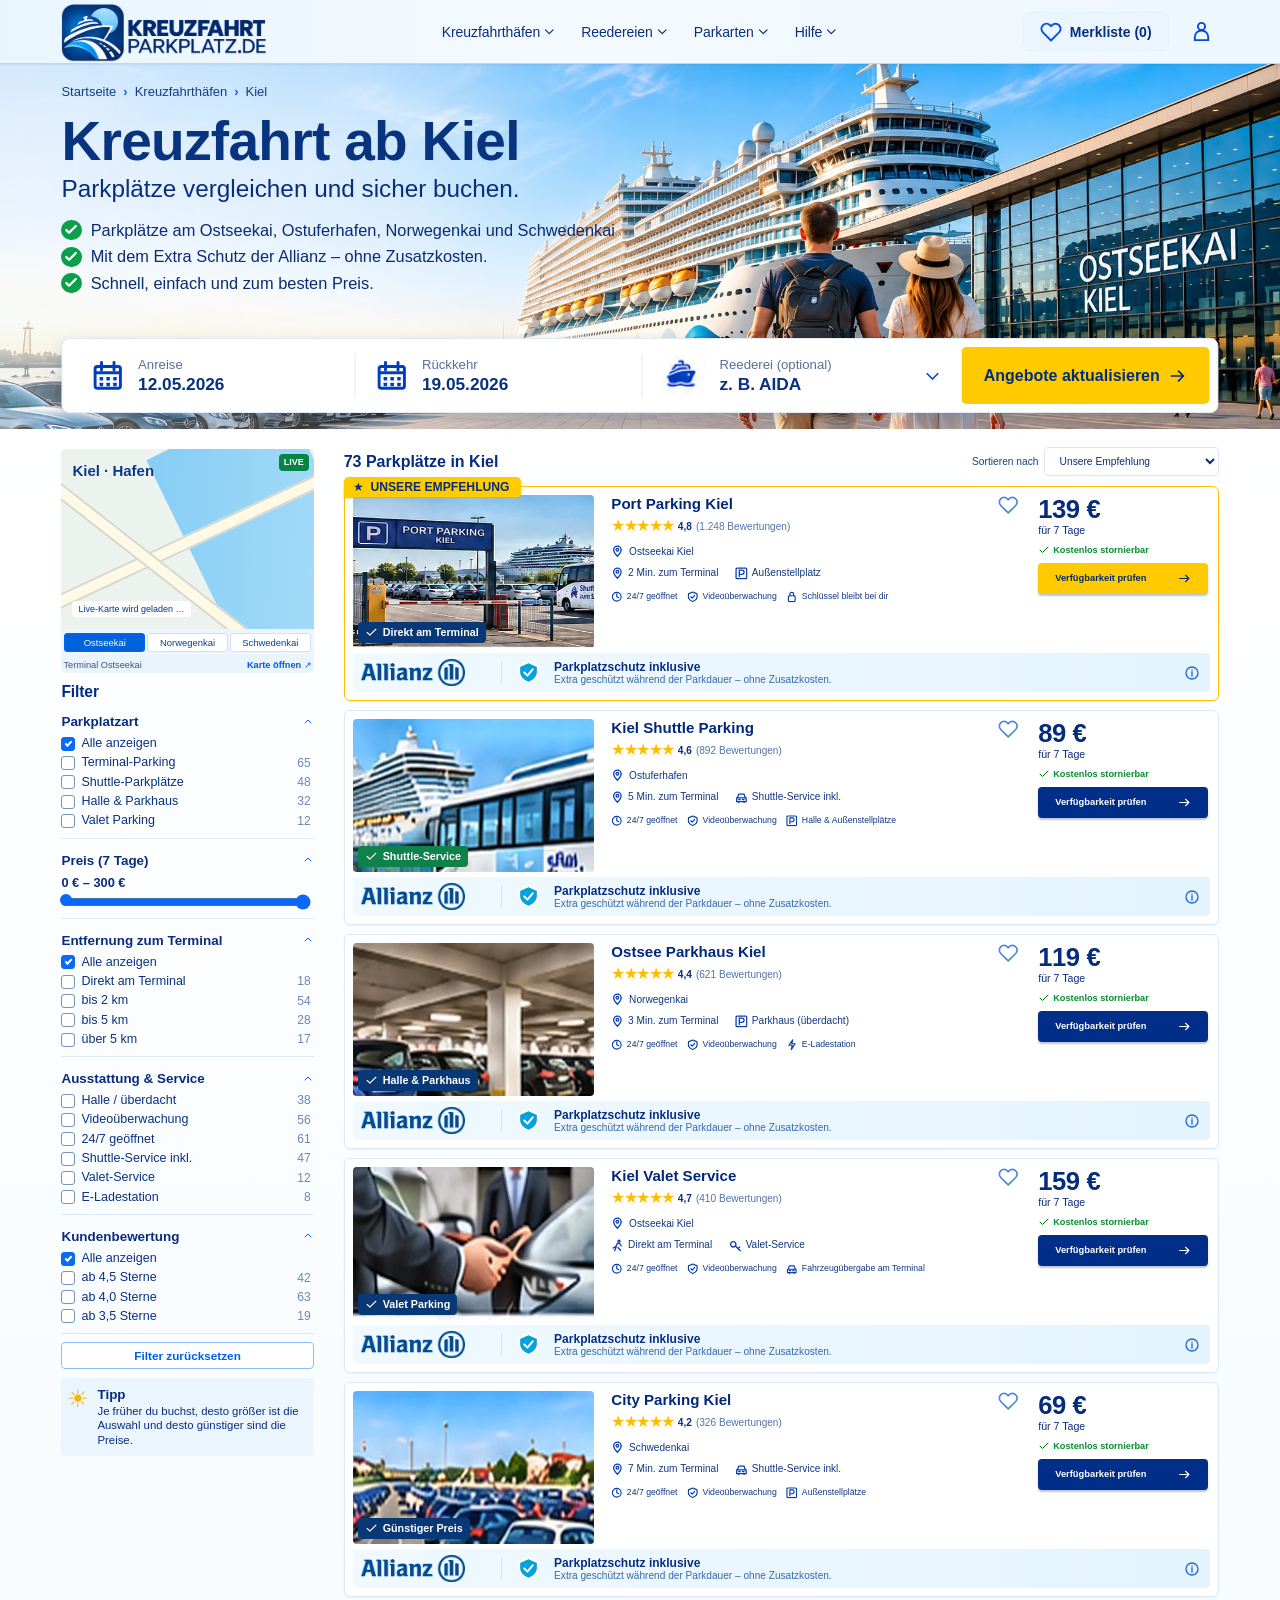
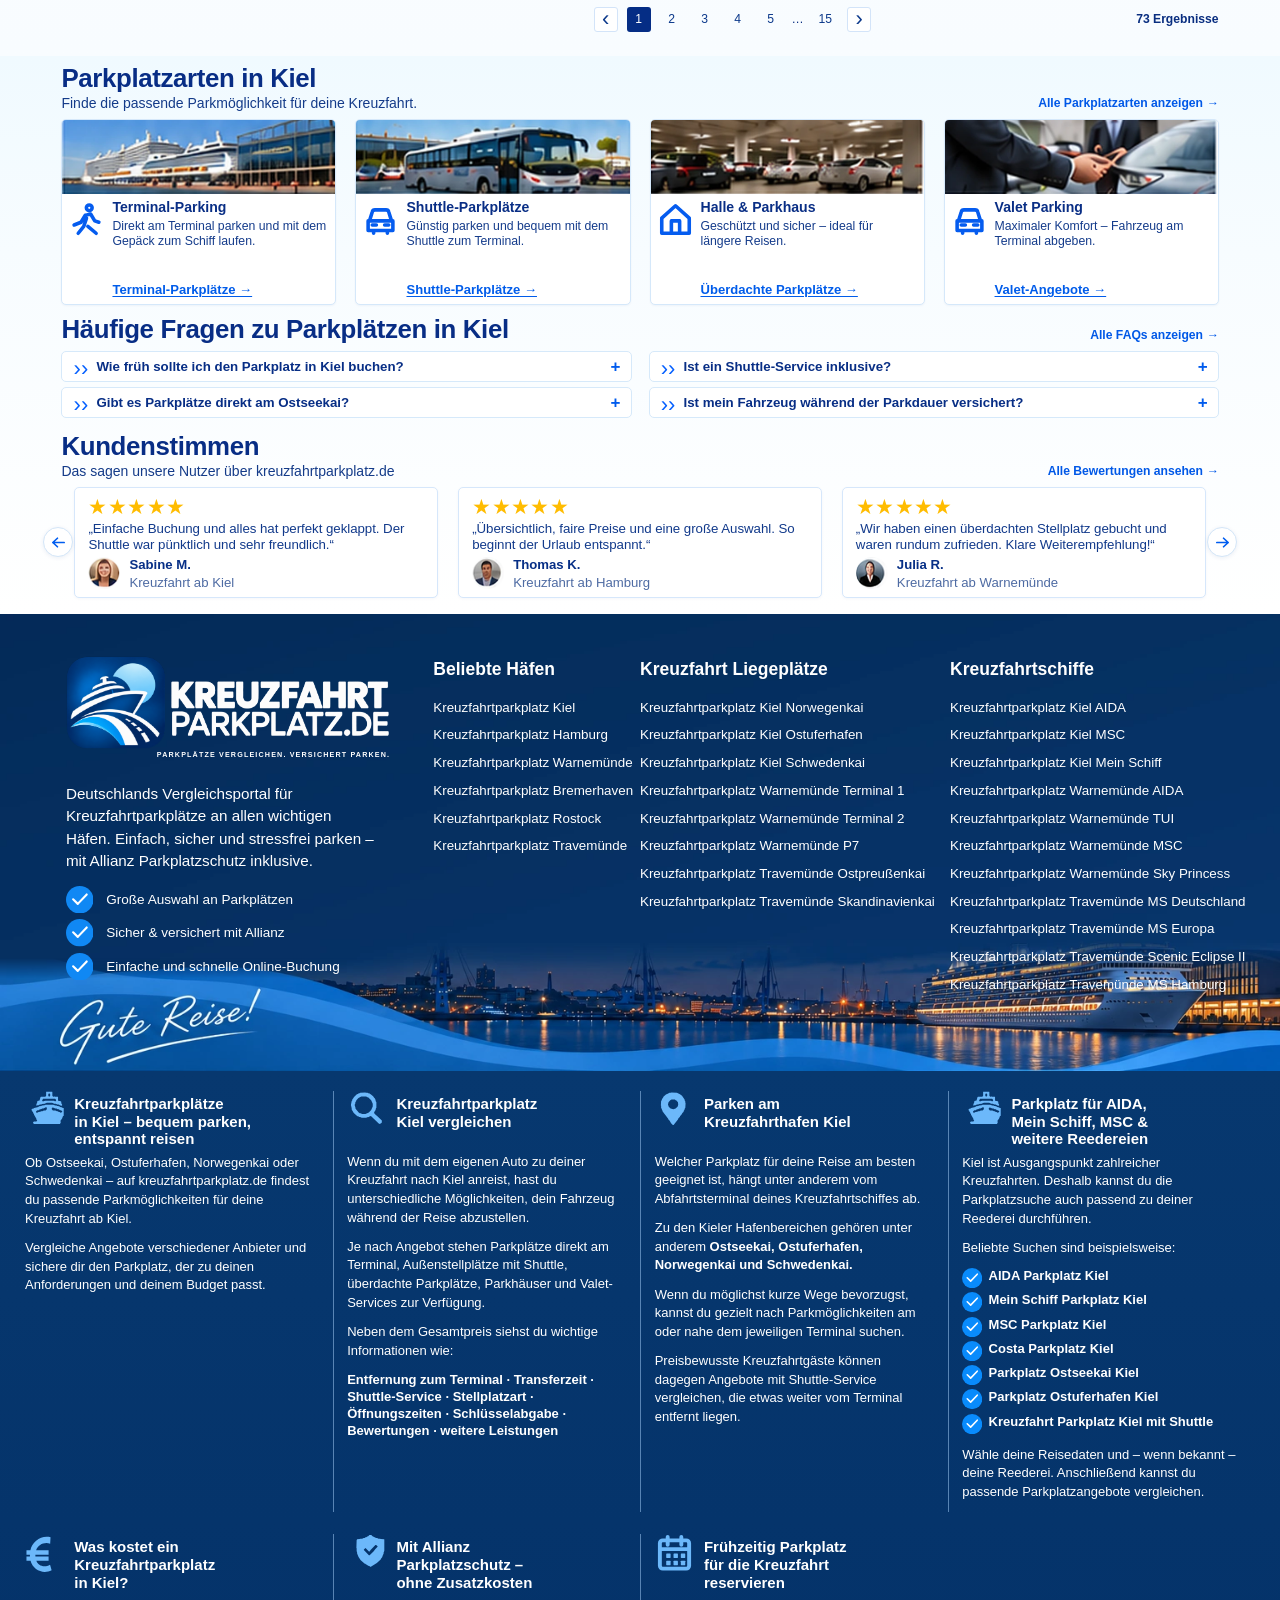
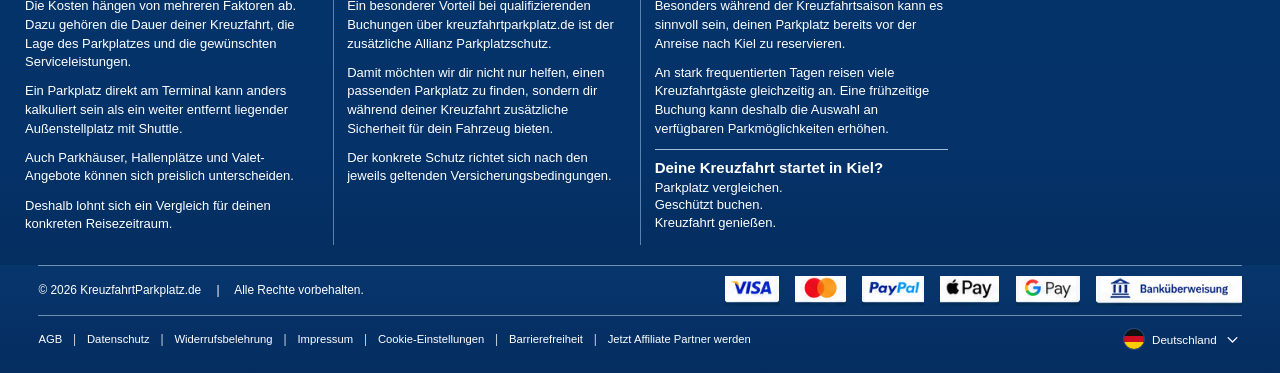
<file: kiel.html>
<!doctype html>
<html lang="de">
<head>
  <meta charset="utf-8">
  <meta name="viewport" content="width=device-width, initial-scale=1, viewport-fit=cover">
  <meta name="theme-color" content="#eef7fd">
  <meta name="description" content="Kreuzfahrt ab Kiel: Parkplätze am Ostseekai, Ostuferhafen, Norwegenkai und Schwedenkai vergleichen und sicher buchen.">
  <title>Kreuzfahrt ab Kiel – Parkplätze vergleichen | KreuzfahrtParkplatz.de</title>
  <!-- Reuse the approved V11 homepage design system. No extra dependencies. -->
  <link rel="preload" as="image" href="assets/hero-kiel-crystal.webp" type="image/webp" fetchpriority="high">
  <!-- Header identity is the exact same approved high-resolution logo as Homepage V11. -->
  <link rel="preload" as="image" href="assets/official-kreuzfahrt-logo.webp" type="image/webp">
  <link rel="icon" href="assets/ship-logo-clean.png" type="image/png">
  <link rel="stylesheet" href="styles.css">
  <link rel="stylesheet" href="kiel.css">
  <link rel="stylesheet" href="kiel-results.css">
  <link rel="stylesheet" href="kiel-extra.css">
  <link rel="stylesheet" href="kiel-footer.css">
  <!-- V7: Client-matched desktop width, centered menu and responsive overlay fixes. -->
  <link rel="stylesheet" href="kiel-final.css">
  <script src="kiel.js" defer></script>
  <script src="kiel-results.js" defer></script>
  <script src="kiel-live-map.js" defer></script>
  <script src="kiel-extra.js" defer></script>
  <script src="kiel-footer.js" defer></script>
  <script src="kiel-final.js" defer></script>
</head>
<body class="kiel-page">
  <!-- Vector icons are intentional; crisp at any pixel density and accessible through native labels. -->
  <svg class="svg-library" aria-hidden="true" xmlns="http://www.w3.org/2000/svg">
    <symbol id="icon-chevron" viewBox="0 0 24 24"><path d="m5 9 7 7 7-7"/></symbol>
    <symbol id="icon-heart" viewBox="0 0 24 24"><path d="M20.84 4.61a5.5 5.5 0 0 0-7.78 0L12 5.67l-1.06-1.06a5.5 5.5 0 0 0-7.78 7.78L12 21.23l8.84-8.84a5.5 5.5 0 0 0 0-7.78Z"/></symbol>
    <symbol id="icon-user" viewBox="0 0 24 24"><circle cx="12" cy="6.7" r="3.7"/><path d="M5 21v-3.1a7 7 0 0 1 14 0V21H5Z"/></symbol>
    <symbol id="icon-menu" viewBox="0 0 24 24"><path d="M4 7h16M4 12h16M4 17h16"/></symbol>
    <symbol id="icon-calendar" viewBox="0 0 24 24"><rect x="2.7" y="5.5" width="18.6" height="16" rx="1.7"/><path d="M7.4 2.6v5.4M16.6 2.6v5.4M2.8 10.1h18.4"/><rect x="6" y="13.2" width="2.6" height="2.6" rx=".35" fill="currentColor" stroke="none"/><rect x="11" y="13.2" width="2.6" height="2.6" rx=".35" fill="currentColor" stroke="none"/><rect x="16" y="13.2" width="2.6" height="2.6" rx=".35" fill="currentColor" stroke="none"/><rect x="6" y="17.5" width="2.6" height="2.6" rx=".35" fill="currentColor" stroke="none"/><rect x="11" y="17.5" width="2.6" height="2.6" rx=".35" fill="currentColor" stroke="none"/><rect x="16" y="17.5" width="2.6" height="2.6" rx=".35" fill="currentColor" stroke="none"/></symbol>
    <symbol id="icon-arrow" viewBox="0 0 24 24"><path d="M4 12h16m-6.5-6.5L20 12l-6.5 6.5"/></symbol>
    <symbol id="icon-footer-check" viewBox="0 0 32 32"><circle cx="16" cy="16" r="16" fill="currentColor" stroke="none"/><path d="m8.3 15.5 5.4 5.3 10.4-11" stroke="#fff" stroke-width="2.5" fill="none" stroke-linecap="round" stroke-linejoin="round"/></symbol>
    <symbol id="icon-check" viewBox="0 0 24 24"><path d="m5 12 4 4L19 6"/></symbol>

    <!-- Parking comparison: consistent light-weight SVG pictograms -->
    <symbol id="result-arrow" viewBox="0 0 24 24"><path d="M3 12h17m-6-6 6 6-6 6"/></symbol>
    <symbol id="result-up" viewBox="0 0 24 24"><path d="m6 14 6-6 6 6"/></symbol>
    <symbol id="result-pin" viewBox="0 0 24 24"><path d="M12 21s-7-7-7-12a7 7 0 0 1 14 0c0 5-7 12-7 12Z"/><circle cx="12" cy="9" r="2.5"/></symbol>
    <symbol id="result-clock" viewBox="0 0 24 24"><circle cx="12" cy="12" r="9"/><path d="M12 6v6l4 2"/></symbol>
    <symbol id="result-car" viewBox="0 0 24 24"><path d="M5 12 7 6h10l2 6M3 13h18v7H3zM7 20v2m10-2v2M7 16h3m4 0h3"/></symbol>
    <symbol id="result-walk" viewBox="0 0 24 24"><circle cx="15" cy="4" r="2"/><path d="m12 8 4 0 3 5M12 8l-3 6-5 3m9-1 5 5m-8-8-3 9"/></symbol>
    <symbol id="result-video" viewBox="0 0 24 24"><path d="M4 6h14v12H4V6Zm14 5 4-3v8l-4-3M9 11l3 2-3 2z"/></symbol>
    <symbol id="result-shield" viewBox="0 0 24 24"><path d="M12 2 21 6v6c0 5-4 8-9 10-5-2-9-5-9-10V6l9-4z"/><path d="m8 12 3 3 5-6"/></symbol>
    <symbol id="result-lock" viewBox="0 0 24 24"><rect x="5" y="10" width="14" height="12" rx="2"/><path d="M8 10V7a4 4 0 0 1 8 0v3"/></symbol>
    <symbol id="result-charging" viewBox="0 0 24 24"><path d="m14 2-8 11h7l-2 9 8-12h-7l2-8"/></symbol>
    <symbol id="result-key" viewBox="0 0 24 24"><circle cx="8" cy="10" r="5"/><path d="m12 13 9 9m-4-4 3-3"/></symbol>
    <symbol id="result-parking" viewBox="0 0 24 24"><rect x="2" y="2" width="20" height="20" rx="2"/><path d="M8 18V6h5a4 4 0 0 1 0 8H8"/></symbol>
    <symbol id="result-info" viewBox="0 0 24 24"><circle cx="12" cy="12" r="9"/><path d="M12 10v7M12 7v.4"/></symbol>
    <symbol id="result-heart" viewBox="0 0 24 24"><path d="M20.8 4.5a5.5 5.5 0 0 0-7.8 0L12 5.6l-1-1.1a5.5 5.5 0 0 0-7.8 7.8L12 21l8.8-8.7a5.5 5.5 0 0 0 0-7.8Z"/></symbol>
    <symbol id="result-check" viewBox="0 0 24 24"><path d="m4 12 5 5L20 6"/></symbol>
    <symbol id="result-star" viewBox="0 0 24 24"><path d="m12 2 3.1 6.5 7.1 1-5.1 5 .9 7.1-6-3.3-6 3.3.9-7.1-5.1-5 7.1-1L12 2z"/></symbol>

    <!-- Category pictograms: hand-authored crisp geometry (no external icon font). -->
    <symbol id="kiel-extra-walk" viewBox="0 0 24 24"><circle cx="14" cy="3.5" r="2.1"/><path d="m11 9 4-1 3 5 3 1M11 9l-3 5-5 2m9-5-2 6-4 5m7-5 6 5"/></symbol>
    <symbol id="kiel-extra-car" viewBox="0 0 24 24"><path d="m4 13 2-6.5c.2-.9 1-1.5 2-1.5h8c1 0 1.8.6 2 1.5L20 13M3 13h18v7H3v-7Zm4 7v2m10-2v2M6 16h3m6 0h3"/></symbol>
    <symbol id="kiel-extra-garage" viewBox="0 0 24 24"><path d="m2 11 10-9 10 9v11H2V11Z"/><path d="M9 22v-9h6v9"/></symbol>
    <symbol id="kiel-extra-arrow" viewBox="0 0 24 24"><path d="M4 12h16m-6.5-6 6.5 6-6.5 6"/></symbol>
    <symbol id="kiel-extra-question" viewBox="0 0 24 24"><path d="m6 5 5 5-5 5m7-9 5 4-5 5"/></symbol>
  </svg>

  <a class="skip-link" href="#kiel-main">Zum Inhalt springen</a>
  <!-- 01 / HEADER: exact approved Homepage V11 logo file, without redrawing or substituting the Kiel placeholder. -->
  <header class="site-header" id="seitenkopf">
    <div class="header-inner">
      <a href="index.html" class="brand" aria-label="KreuzfahrtParkplatz.de – Startseite">
        <img class="brand-logo" src="assets/official-kreuzfahrt-logo.webp" width="1020" height="307" alt="KREUZFAHRT PARKPLATZ.DE" decoding="async" fetchpriority="high">
      </a>
      <nav id="hauptnavigation" class="main-navigation" aria-label="Hauptnavigation">
        <div class="nav-item">
          <button type="button" class="nav-button" data-menu="ports-menu" aria-controls="ports-menu" aria-expanded="false">Kreuzfahrthäfen <svg class="icon icon--small"><use href="#icon-chevron"/></svg></button>
          <div id="ports-menu" class="nav-dropdown" hidden><a href="kiel.html" aria-current="page">Kiel</a><span class="dropdown-note">Weitere Häfen folgen als separate Projektphase.</span></div>
        </div>
        <div class="nav-item">
          <button type="button" class="nav-button" data-menu="cruises-menu" aria-controls="cruises-menu" aria-expanded="false">Reedereien <svg class="icon icon--small"><use href="#icon-chevron"/></svg></button>
          <div id="cruises-menu" class="nav-dropdown" hidden>
            <button type="button" data-choose-line="AIDA">AIDA</button>
            <button type="button" data-choose-line="Mein Schiff">Mein Schiff</button>
            <button type="button" data-choose-line="MSC">MSC</button>
            <button type="button" data-choose-line="Costa">Costa</button>
          </div>
        </div>
        <div class="nav-item">
          <button type="button" class="nav-button" data-menu="parking-menu" aria-controls="parking-menu" aria-expanded="false">Parkarten <svg class="icon icon--small"><use href="#icon-chevron"/></svg></button>
          <div id="parking-menu" class="nav-dropdown" hidden>
            <a href="index.html#parkplatzarten">Terminal-Parking</a>
            <a href="index.html#parkplatzarten">Shuttle-Parking</a>
            <a href="index.html#parkplatzarten">Parkhaus / Halle</a>
            <a href="index.html#parkplatzarten">Valet Parking</a>
          </div>
        </div>
        <div class="nav-item">
          <button type="button" class="nav-button" data-menu="help-menu" aria-controls="help-menu" aria-expanded="false">Hilfe <svg class="icon icon--small"><use href="#icon-chevron"/></svg></button>
          <div id="help-menu" class="nav-dropdown nav-dropdown--right" hidden>
            <button type="button" id="help-faq">Häufige Fragen</button>
            <button type="button" id="help-service">Kundenservice</button>
          </div>
        </div>
      </nav>
      <div class="header-actions">
        <button class="favorites-button" type="button" id="favorites-trigger" aria-controls="favorites-panel" aria-expanded="false"><svg class="icon icon--heart"><use href="#icon-heart"/></svg><span>Merkliste (0)</span></button>
        <button class="account-button" type="button" id="account-trigger" aria-label="Mein Konto" aria-controls="account-panel" aria-expanded="false"><svg class="icon icon--user"><use href="#icon-user"/></svg></button>
        <button class="mobile-menu-toggle" type="button" id="mobile-menu-trigger" aria-label="Menü öffnen" aria-controls="hauptnavigation" aria-expanded="false"><svg class="icon"><use href="#icon-menu"/></svg></button>
      </div>
      <div class="header-panel" id="favorites-panel" role="status" hidden>Deine Merkliste ist noch leer.</div>
      <div class="header-panel" id="account-panel" role="status" hidden>Der Kontobereich folgt in einer späteren Projektphase.</div>
      <div class="header-panel" id="help-panel" role="status" hidden>Der vollständige Kundenservice ist Teil der späteren Projektphase.</div>
    </div>
  </header>

  <main id="kiel-main">
    <!-- 02 / KIEL PAGE: supplied screenshot, not redesigned. Photography is its own asset;
         ALL breadcrumb, headline, features, form values and button copy are live HTML. -->
    <section class="kiel-hero" aria-labelledby="kiel-title">
      <div class="kiel-hero__background" role="img" aria-label="Kreuzfahrtschiff am Kreuzfahrtterminal Ostseekai Kiel"></div>
      <div class="kiel-hero__content">
        <nav class="kiel-breadcrumb" aria-label="Brotkrumennavigation"><a href="index.html">Startseite</a><span aria-hidden="true">›</span><a href="index.html#kreuzfahrthaefen">Kreuzfahrthäfen</a><span aria-hidden="true">›</span><span aria-current="page">Kiel</span></nav>
        <h1 id="kiel-title">Kreuzfahrt ab Kiel</h1>
        <p class="kiel-hero__subtitle">Parkplätze vergleichen und sicher buchen.</p>
        <ul class="kiel-hero__benefits" aria-label="Vorteile">
          <li><span class="kiel-hero__check"><svg class="icon"><use href="#icon-check"/></svg></span><span>Parkplätze am Ostseekai, Ostuferhafen, Norwegenkai und Schwedenkai</span></li>
          <li><span class="kiel-hero__check"><svg class="icon"><use href="#icon-check"/></svg></span><span>Mit dem Extra Schutz der Allianz – ohne Zusatzkosten.</span></li>
          <li><span class="kiel-hero__check"><svg class="icon"><use href="#icon-check"/></svg></span><span>Schnell, einfach und zum besten Preis.</span></li>
        </ul>
      </div>

      <!-- 03 / Search: 3 exact reference fields, 2 independent date calendars. -->
      <form class="kiel-search" id="kiel-search" aria-label="Parkplatzangebote in Kiel aktualisieren" novalidate>
        <div class="kiel-search__field" data-field="anreise">
          <button type="button" class="kiel-search__control" id="kiel-arrival-trigger" aria-controls="kiel-arrival-calendar" aria-expanded="false" aria-haspopup="dialog">
            <svg class="icon kiel-search__calendar"><use href="#icon-calendar"/></svg>
            <span class="kiel-search__copy"><span class="kiel-search__label">Anreise</span><span class="kiel-search__value" id="kiel-arrival-value">12.05.2026</span></span>
          </button>
          <div class="date-panel kiel-date" role="dialog" aria-label="Anreisedatum auswählen" id="kiel-arrival-calendar" hidden>
            <div class="date-panel-heading"><button class="month-control" type="button" data-month-shift="-1" aria-label="Vorheriger Monat">‹</button><strong class="current-month" aria-live="polite"></strong><button type="button" class="month-control" data-month-shift="1" aria-label="Nächster Monat">›</button></div>
            <div class="weekday-names" aria-hidden="true"><span>Mo</span><span>Di</span><span>Mi</span><span>Do</span><span>Fr</span><span>Sa</span><span>So</span></div><div class="calendar-days" role="group" aria-label="Anreisetage"></div>
            <p class="date-panel-hint">Bitte wähle ein zukünftiges Anreisedatum.</p>
          </div>
        </div>
        <div class="kiel-search__field" data-field="rueckkehr">
          <button type="button" class="kiel-search__control" id="kiel-departure-trigger" aria-controls="kiel-departure-calendar" aria-expanded="false" aria-haspopup="dialog">
            <svg class="icon kiel-search__calendar"><use href="#icon-calendar"/></svg>
            <span class="kiel-search__copy"><span class="kiel-search__label">Rückkehr</span><span class="kiel-search__value" id="kiel-departure-value">19.05.2026</span></span>
          </button>
          <div class="date-panel kiel-date" role="dialog" aria-label="Rückreisedatum auswählen" id="kiel-departure-calendar" hidden>
            <div class="date-panel-heading"><button class="month-control" type="button" data-month-shift="-1" aria-label="Vorheriger Monat">‹</button><strong class="current-month" aria-live="polite"></strong><button type="button" class="month-control" data-month-shift="1" aria-label="Nächster Monat">›</button></div>
            <div class="weekday-names" aria-hidden="true"><span>Mo</span><span>Di</span><span>Mi</span><span>Do</span><span>Fr</span><span>Sa</span><span>So</span></div><div class="calendar-days" role="group" aria-label="Rückreisetage"></div>
            <p class="date-panel-hint">Das Rückreisedatum muss nach dem Anreisedatum liegen.</p>
          </div>
        </div>
        <div class="kiel-search__field kiel-search__field--line" data-field="reederei">
          <button class="kiel-search__control" type="button" id="kiel-line-trigger" aria-controls="kiel-line-options" aria-expanded="false" aria-haspopup="listbox">
            <img class="kiel-search__ship" src="assets/ship-original-reference.png" alt="" width="37" height="34" decoding="async">
            <span class="kiel-search__copy"><span class="kiel-search__label">Reederei (optional)</span><span class="kiel-search__value" id="kiel-line-value">z. B. AIDA</span></span>
            <svg class="icon icon--chevron"><use href="#icon-chevron"/></svg>
          </button>
          <div class="field-options kiel-line-options" id="kiel-line-options" role="listbox" aria-label="Reedereien" hidden>
            <button type="button" role="option" data-line="" aria-selected="true">Keine Auswahl</button><button type="button" role="option" data-line="AIDA">AIDA</button><button type="button" role="option" data-line="Mein Schiff">Mein Schiff</button><button type="button" role="option" data-line="MSC">MSC</button><button type="button" role="option" data-line="Costa">Costa</button>
          </div>
        </div>
        <button class="kiel-search__submit" type="submit">Angebote aktualisieren <svg class="icon kiel-search__arrow"><use href="#icon-arrow"/></svg></button>
      </form>
      <p class="kiel-search__status" id="kiel-search-status" role="status" aria-live="polite" hidden></p>
    </section>

    <!-- ===================================================================
      04 / KIEL PARKING COMPARISON — supplied "Kiel Auswahl 01" screenshot.
      5 provider examples taken exclusively from client design; no live inventory.
      Dynamic content generated by kiel-results.js from data object for easy API
      replacement. All copy is real editable HTML, not baked into screenshots.
    ==================================================================== -->
    <section class="kiel-comparison" id="kiel-vergleich" aria-labelledby="kiel-results-title">
      <div class="kiel-comparison__layout">
        <aside class="kiel-filters" aria-label="Parkplatzangebote filtern">
          <!-- 04.01 LIVE MAP — Real OpenStreetMap slippy map, not a flat screenshot.
       No invented provider pins: only verified ferry/cruise terminal locations.
       Requires a network connection to load OpenStreetMap tiles. -->
          <section class="kiel-map" aria-label="Interaktive Karte: Kieler Kreuzfahrtterminals" id="kiel-live-map">
            <div class="kiel-map__view">
              <div class="kiel-map__placeholder" aria-hidden="true">
                <span class="kiel-map__water"></span><span class="kiel-map__road road--one"></span><span class="kiel-map__road road--two"></span>
                <span class="kiel-map__placeholder-title">Kiel · Hafen</span>
                <span class="kiel-map__placeholder-subtitle">Live-Karte wird geladen …</span>
              </div>
              <iframe class="kiel-map__iframe" id="kiel-map-iframe"
                title="Interaktive OpenStreetMap-Karte von Kiel mit wählbarem Terminalmarker"
                loading="lazy" referrerpolicy="strict-origin-when-cross-origin"
                src="https://www.openstreetmap.org/export/embed.html?bbox=10.12693%2C54.31393%2C10.16693%2C54.33793&amp;layer=mapnik&amp;marker=54.32593%2C10.14693"
                allowfullscreen></iframe>
              <span class="kiel-map__live" aria-label="Interaktive Karte">LIVE</span>
            </div>
            <div class="kiel-map__controls" role="group" aria-label="Terminal auf der Karte auswählen">
              <button class="is-selected" type="button" data-kiel-terminal="ostseekai" aria-pressed="true" title="Ostseekai anzeigen">Ostseekai</button>
              <button type="button" data-kiel-terminal="norwegenkai" aria-pressed="false" title="Norwegenkai anzeigen">Norwegenkai</button>
              <button type="button" data-kiel-terminal="schwedenkai" aria-pressed="false" title="Schwedenkai anzeigen">Schwedenkai</button>
            </div>
            <div class="kiel-map__bottom">
              <span id="kiel-map-current" aria-live="polite">Terminal Ostseekai</span>
              <a id="kiel-map-full" href="https://www.openstreetmap.org/?mlat=54.32593&amp;mlon=10.14693#map=15/54.32593/10.14693" target="_blank" rel="noopener noreferrer">Karte öffnen ↗</a>
            </div>
            <p class="kiel-map__offline" id="kiel-map-offline" hidden>Live-Karte benötigt eine Internetverbindung. <a href="https://www.openstreetmap.org/?mlat=54.32593&amp;mlon=10.14693#map=15/54.32593/10.14693" target="_blank" rel="noopener noreferrer">In OpenStreetMap öffnen</a></p>
          </section>
          <div class="filters-head"><h2>Filter</h2><button class="filters-toggle" type="button" id="mobile-filter-toggle" aria-expanded="false" aria-controls="filter-groups">Filter anzeigen <span aria-hidden="true">⌄</span></button></div>
          <form id="filter-groups" class="filter-groups" aria-label="Parkplatzfilter">
            <fieldset class="filter-group" data-filter-group="type"><legend><button type="button" class="filter-title" aria-expanded="true" aria-controls="filter-body-type">Parkplatzart <svg class="result-icon"><use href="#result-up"/></svg></button></legend>
              <div id="filter-body-type" class="filter-group__body">
                <label><input name="type" type="checkbox" value="all" checked> Alle anzeigen</label>
                <label><input name="type" type="checkbox" value="terminal"> Terminal-Parking <span class="filter-count">65</span></label>
                <label><input name="type" type="checkbox" value="shuttle"> Shuttle-Parkplätze <span class="filter-count">48</span></label>
                <label><input name="type" type="checkbox" value="garage"> Halle &amp; Parkhaus <span class="filter-count">32</span></label>
                <label><input name="type" type="checkbox" value="valet"> Valet Parking <span class="filter-count">12</span></label>
              </div>
            </fieldset>
            <fieldset class="filter-group" data-filter-group="price"><legend><button type="button" class="filter-title" aria-expanded="true" aria-controls="filter-body-price">Preis (7 Tage) <svg class="result-icon"><use href="#result-up"/></svg></button></legend>
              <div id="filter-body-price" class="filter-group__body price-body"><output for="price-range" id="price-label">0 € – 300 €</output><input type="range" id="price-range" name="price" min="0" max="300" value="300" step="1" aria-label="Maximalpreis in Euro"></div>
            </fieldset>
            <fieldset class="filter-group" data-filter-group="distance"><legend><button type="button" class="filter-title" aria-expanded="true" aria-controls="filter-body-distance">Entfernung zum Terminal <svg class="result-icon"><use href="#result-up"/></svg></button></legend>
              <div id="filter-body-distance" class="filter-group__body">
                <label><input type="checkbox" name="distance" value="all" checked> Alle anzeigen</label>
                <label><input type="checkbox" name="distance" value="direct"> Direkt am Terminal <span class="filter-count">18</span></label>
                <label><input type="checkbox" name="distance" value="2"> bis 2 km <span class="filter-count">54</span></label>
                <label><input type="checkbox" name="distance" value="5"> bis 5 km <span class="filter-count">28</span></label>
                <label><input type="checkbox" name="distance" value="over5"> über 5 km <span class="filter-count">17</span></label>
              </div>
            </fieldset>
            <fieldset class="filter-group" data-filter-group="service"><legend><button type="button" class="filter-title" aria-expanded="true" aria-controls="filter-body-service">Ausstattung &amp; Service <svg class="result-icon"><use href="#result-up"/></svg></button></legend>
              <div id="filter-body-service" class="filter-group__body">
                <label><input type="checkbox" name="service" value="covered"> Halle / überdacht <span class="filter-count">38</span></label>
                <label><input type="checkbox" name="service" value="video"> Videoüberwachung <span class="filter-count">56</span></label>
                <label><input type="checkbox" name="service" value="24h"> 24/7 geöffnet <span class="filter-count">61</span></label>
                <label><input type="checkbox" name="service" value="shuttle"> Shuttle-Service inkl. <span class="filter-count">47</span></label>
                <label><input type="checkbox" name="service" value="valet"> Valet-Service <span class="filter-count">12</span></label>
                <label><input type="checkbox" name="service" value="charging"> E-Ladestation <span class="filter-count">8</span></label>
              </div>
            </fieldset>
            <fieldset class="filter-group" data-filter-group="rating"><legend><button type="button" class="filter-title" aria-expanded="true" aria-controls="filter-body-rating">Kundenbewertung <svg class="result-icon"><use href="#result-up"/></svg></button></legend>
              <div id="filter-body-rating" class="filter-group__body">
                <label><input type="checkbox" name="rating" value="all" checked> Alle anzeigen</label>
                <label><input type="checkbox" name="rating" value="4.5"> ab 4,5 Sterne <span class="filter-count">42</span></label>
                <label><input type="checkbox" name="rating" value="4.0"> ab 4,0 Sterne <span class="filter-count">63</span></label>
                <label><input type="checkbox" name="rating" value="3.5"> ab 3,5 Sterne <span class="filter-count">19</span></label>
              </div>
            </fieldset>
            <button class="filter-reset" type="reset">Filter zurücksetzen</button>
          </form>
          <div class="kiel-filter-tip"><span class="kiel-filter-tip__bulb" aria-hidden="true">☀</span><div><strong>Tipp</strong><p>Je früher du buchst, desto größer ist die Auswahl und desto günstiger sind die Preise.</p></div></div>
        </aside>
        <div class="kiel-results">
          <div class="kiel-results__top"><h2 id="kiel-results-title">73 Parkplätze in Kiel</h2><label class="kiel-sort" for="kiel-sort">Sortieren nach <select id="kiel-sort" name="sort" aria-label="Parkplatzangebote sortieren"><option value="recommended">Unsere Empfehlung</option><option value="price-low">Preis: aufsteigend</option><option value="price-high">Preis: absteigend</option><option value="rating">Beste Bewertung</option><option value="distance">Entfernung zum Terminal</option></select></label></div>
          <p id="results-feedback" class="results-feedback" role="status" aria-live="polite" hidden></p>
          <div id="parking-results-list" class="parking-results-list" aria-label="Parkplatzangebote Kiel"></div>
          <div class="kiel-results__bottom"><nav class="results-pages" aria-label="Ergebnisseiten"><button type="button" data-page="prev" aria-label="Vorherige Seite">‹</button><button type="button" data-page="1" class="is-current" aria-current="page">1</button><button type="button" data-page="2">2</button><button type="button" data-page="3">3</button><button type="button" data-page="4">4</button><button type="button" data-page="5">5</button><span aria-hidden="true">…</span><button type="button" data-page="15">15</button><button type="button" data-page="next" aria-label="Nächste Seite">›</button></nav><span class="results-total" id="results-total">73 Ergebnisse</span></div>
          <p class="comparison-disclaimer" aria-label="Hinweis zum Prototyp">Vorschau mit den fünf vom Auftraggeber vorgegebenen Beispielangeboten. Preise, Bewertungen, Filter-Anzahlen und Gesamtzahl stammen aus der Designvorlage; keine Live-Verfügbarkeit.</p>
        </div>
      </div>
    </section>

    <!-- ====================================================================
      05 / PARKPLATZARTEN, 06 / FAQ, 07 / KUNDENSTIMMEN
      Exact sequence, German copy and cards from the approved supplied Kiel
      comparison screenshot. Assets reuse the same client's existing files.
      IMPORTANT: only FAQ questions were supplied; expanded body text is
      provisional and should be replaced with client-approved wording.
      This section is deliberately page-specific (not copied onto other SEO
      pages, which require distinct copy/footer variants).
    ===================================================================== -->
    <div id="kiel-extra-content" class="kiel-extras">
      <div class="kiel-extras__inner">
        <section class="kiel-extra-section kiel-types" id="kiel-parkplatzarten" aria-labelledby="kiel-types-title">
          <div class="kiel-extra-section__head">
            <div><h2 id="kiel-types-title">Parkplatzarten in Kiel</h2><p class="kiel-extra-section__description">Finde die passende Parkmöglichkeit für deine Kreuzfahrt.</p></div>
            <a href="#kiel-vergleich" class="kiel-extra-section__link">Alle Parkplatzarten anzeigen →</a>
          </div>
          <div class="kiel-types__grid">
            <article class="kiel-type-card">
              <picture class="kiel-type-card__photo"><img src="assets/parking/terminal.webp" alt="Kreuzfahrtschiff direkt am Kieler Terminal" width="597" height="180" decoding="async" loading="lazy"></picture>
              <div class="kiel-type-card__body"><div class="kiel-type-card__icon"><svg aria-hidden="true"><use href="#kiel-extra-walk"/></svg></div><div class="kiel-type-card__copy"><h3>Terminal-Parking</h3><p>Direkt am Terminal parken und mit dem Gepäck zum Schiff laufen.</p><a class="kiel-type-card__cta" href="#kiel-vergleich" data-filter-type="terminal">Terminal-Parkplätze →</a></div></div>
            </article>
            <article class="kiel-type-card">
              <picture class="kiel-type-card__photo"><img src="assets/parking/shuttle.webp" alt="Shuttlebus zu den Kreuzfahrtschiffen in Kiel" width="612" height="180" decoding="async" loading="lazy"></picture>
              <div class="kiel-type-card__body"><div class="kiel-type-card__icon"><svg aria-hidden="true"><use href="#kiel-extra-car"/></svg></div><div class="kiel-type-card__copy"><h3>Shuttle-Parkplätze</h3><p>Günstig parken und bequem mit dem Shuttle zum Terminal.</p><a class="kiel-type-card__cta" href="#kiel-vergleich" data-filter-type="shuttle">Shuttle-Parkplätze →</a></div></div>
            </article>
            <article class="kiel-type-card">
              <picture class="kiel-type-card__photo"><img src="assets/parking/garage.webp" alt="Überdachte Stellplätze in einem Parkhaus" width="612" height="180" decoding="async" loading="lazy"></picture>
              <div class="kiel-type-card__body"><div class="kiel-type-card__icon"><svg aria-hidden="true"><use href="#kiel-extra-garage"/></svg></div><div class="kiel-type-card__copy"><h3>Halle &amp; Parkhaus</h3><p>Geschützt und sicher – ideal für längere Reisen.</p><a class="kiel-type-card__cta" href="#kiel-vergleich" data-filter-type="garage">Überdachte Parkplätze →</a></div></div>
            </article>
            <article class="kiel-type-card">
              <picture class="kiel-type-card__photo"><img src="assets/parking/valet.webp" alt="Persönliche Übergabe eines Autoschlüssels beim Valet Parking" width="597" height="180" decoding="async" loading="lazy"></picture>
              <div class="kiel-type-card__body"><div class="kiel-type-card__icon"><svg aria-hidden="true"><use href="#kiel-extra-car"/></svg></div><div class="kiel-type-card__copy"><h3>Valet Parking</h3><p>Maximaler Komfort – Fahrzeug am Terminal abgeben.</p><a class="kiel-type-card__cta" href="#kiel-vergleich" data-filter-type="valet">Valet-Angebote →</a></div></div>
            </article>
          </div>
        </section>

        <section class="kiel-extra-section kiel-faq" id="kiel-faq" aria-labelledby="kiel-faq-title">
          <div class="kiel-extra-section__head">
            <h2 id="kiel-faq-title">Häufige Fragen zu Parkplätzen in Kiel</h2>
            <a href="#kiel-faq" class="kiel-extra-section__link" id="kiel-faq-all" aria-label="Alle häufigen Fragen zu Parkplätzen in Kiel anzeigen">Alle FAQs anzeigen →</a>
          </div>
          <div class="kiel-faq__grid">
            <details class="kiel-faq__item"><summary><span class="kiel-faq__leading" aria-hidden="true">››</span><span class="kiel-faq__question">Wie früh sollte ich den Parkplatz in Kiel buchen?</span><span class="kiel-faq__plus" aria-hidden="true">+</span></summary><div class="kiel-faq__answer"><!-- PROVISIONAL ANSWER: awaiting client-provided FAQ answer text. --><p>Eine frühzeitige Reservierung bietet meist eine größere Auswahl an Parkmöglichkeiten und Preisen. Vergleiche die Angebote für deinen Reisezeitraum.</p></div></details>
            <details class="kiel-faq__item"><summary><span class="kiel-faq__leading" aria-hidden="true">››</span><span class="kiel-faq__question">Ist ein Shuttle-Service inklusive?</span><span class="kiel-faq__plus" aria-hidden="true">+</span></summary><div class="kiel-faq__answer"><!-- PROVISIONAL ANSWER --> <p>Ob ein Shuttle-Service inklusive ist, wird in den Leistungen des jeweiligen Parkplatzangebots angegeben.</p></div></details>
            <details class="kiel-faq__item"><summary><span class="kiel-faq__leading" aria-hidden="true">››</span><span class="kiel-faq__question">Gibt es Parkplätze direkt am Ostseekai?</span><span class="kiel-faq__plus" aria-hidden="true">+</span></summary><div class="kiel-faq__answer"><!-- PROVISIONAL ANSWER --> <p>Du kannst nach Terminal-Parking und nach der Entfernung zum Terminal filtern. Die Verfügbarkeit hängt vom Reisezeitraum ab.</p></div></details>
            <details class="kiel-faq__item"><summary><span class="kiel-faq__leading" aria-hidden="true">››</span><span class="kiel-faq__question">Ist mein Fahrzeug während der Parkdauer versichert?</span><span class="kiel-faq__plus" aria-hidden="true">+</span></summary><div class="kiel-faq__answer"><!-- PROVISIONAL ANSWER --> <p>Bei qualifizierenden Buchungen ist der Allianz Parkplatzschutz inklusive. Der genaue Umfang richtet sich nach den Versicherungsbedingungen.</p></div></details>
          </div>
        </section>

        <section class="kiel-extra-section kiel-reviews" id="kiel-kundenstimmen" aria-labelledby="kiel-reviews-title">
          <div class="kiel-extra-section__head">
            <div><h2 id="kiel-reviews-title">Kundenstimmen</h2><p class="kiel-extra-section__description">Das sagen unsere Nutzer über kreuzfahrtparkplatz.de</p></div>
            <a href="#kiel-kundenstimmen" class="kiel-extra-section__link" id="kiel-reviews-all">Alle Bewertungen ansehen →</a>
          </div>
          <div class="kiel-reviews__viewport">
            <button type="button" class="kiel-reviews__arrow kiel-reviews__arrow--prev" data-review-direction="-1" aria-label="Vorherige Bewertung"><svg aria-hidden="true"><use href="#kiel-extra-arrow"/></svg></button>
            <div class="kiel-reviews__track" id="kiel-reviews-track">
              <article class="kiel-review" data-reviewer="Sabine M."><div class="kiel-review__stars" aria-label="5 von 5 Sternen">★★★★★</div><blockquote>„Einfache Buchung und alles hat perfekt geklappt. Der Shuttle war pünktlich und sehr freundlich.“</blockquote><div class="kiel-review__person"><img src="assets/reviews/sabine.webp" width="112" height="112" alt="Sabine M." loading="eager" decoding="async"><div><strong>Sabine M.</strong><span>Kreuzfahrt ab Kiel</span></div></div></article>
              <article class="kiel-review" data-reviewer="Thomas K."><div class="kiel-review__stars" aria-label="5 von 5 Sternen">★★★★★</div><blockquote>„Übersichtlich, faire Preise und eine große Auswahl. So beginnt der Urlaub entspannt.“</blockquote><div class="kiel-review__person"><img src="assets/reviews/thomas.webp" width="112" height="112" alt="Thomas K." loading="eager" decoding="async"><div><strong>Thomas K.</strong><span>Kreuzfahrt ab Hamburg</span></div></div></article>
              <article class="kiel-review" data-reviewer="Julia R."><div class="kiel-review__stars" aria-label="5 von 5 Sternen">★★★★★</div><blockquote>„Wir haben einen überdachten Stellplatz gebucht und waren rundum zufrieden. Klare Weiterempfehlung!“</blockquote><div class="kiel-review__person"><img src="assets/reviews/julia.webp" width="112" height="112" alt="Julia R." loading="eager" decoding="async"><div><strong>Julia R.</strong><span>Kreuzfahrt ab Warnemünde</span></div></div></article>
            </div>
            <button type="button" class="kiel-reviews__arrow kiel-reviews__arrow--next" data-review-direction="1" aria-label="Nächste Bewertung"><svg aria-hidden="true"><use href="#kiel-extra-arrow"/></svg></button>
          </div>
          <p class="sr-only" id="kiel-review-status" aria-live="polite"></p>
          <dialog class="kiel-review-dialog" id="kiel-review-dialog" aria-labelledby="kiel-review-dialog-title">
            <h2 id="kiel-review-dialog-title">Kundenstimmen</h2>
            <div class="kiel-review-dialog__content" id="kiel-review-dialog-content"></div>
            <button type="button" class="kiel-review-dialog__close" id="kiel-review-dialog-close">Schließen</button>
          </dialog>
        </section>
      </div>
    </div>

    <!-- Lightbox only simulates the detail step until the next approved page exists. -->
    <dialog class="provider-dialog" id="provider-dialog" aria-labelledby="provider-dialog-heading"><div id="provider-dialog-body"></div><button class="provider-dialog__close" type="button" id="provider-dialog-close">Schließen</button></dialog>

  </main>
<footer class="home-footer" id="kiel-auswahl-footer" aria-label="Fußbereich KreuzfahrtParkplatz.de">
    <!-- Night photo and bright layered waves reproduce the supplied composition. -->
    <div class="footer-hero">
      <div class="footer-hero-art" aria-hidden="true"></div>
      <div class="footer-hero-inner">
        <div class="footer-brand-column">
          <a class="footer-brand-link" href="index.html" aria-label="KreuzfahrtParkplatz.de – zur Startseite">
            <img src="assets/footer/footer-logo-client-original.webp" alt="KREUZFAHRT PARKPLATZ.DE" width="420" height="140" loading="eager" decoding="async">
          </a>
          <p class="footer-brand-tagline">PARKPLÄTZE VERGLEICHEN. VERSICHERT PARKEN.</p>
          <p class="footer-intro">Deutschlands Vergleichsportal für<br>Kreuzfahrtparkplätze an allen wichtigen<br>Häfen. Einfach, sicher und stressfrei parken –<br>mit Allianz Parkplatzschutz inklusive.</p>
          <ul class="footer-benefits">
            <li><svg class="icon footer-icon-circle" aria-hidden="true"><use href="#icon-footer-check"/></svg>Große Auswahl an Parkplätzen</li>
            <li><svg class="icon footer-icon-circle" aria-hidden="true"><use href="#icon-footer-check"/></svg>Sicher &amp; versichert mit Allianz</li>
            <li><svg class="icon footer-icon-circle" aria-hidden="true"><use href="#icon-footer-check"/></svg>Einfache und schnelle Online-Buchung</li>
          </ul>
        </div>
        <nav class="footer-top-links" aria-label="Beliebte Häfen">
          <h2>Beliebte Häfen</h2>
          <ul>
            <li><a href="#kiel-vergleich" data-footer-kiel>Kreuzfahrtparkplatz Kiel</a></li>
            <li><a href="#footer-message" data-footer-future="Hamburg">Kreuzfahrtparkplatz Hamburg</a></li>
            <li><a href="#footer-message" data-footer-future="Warnemünde">Kreuzfahrtparkplatz Warnemünde</a></li>
            <li><a href="#footer-message" data-footer-future="Bremerhaven">Kreuzfahrtparkplatz Bremerhaven</a></li>
            <li><a href="#footer-message" data-footer-future="Rostock">Kreuzfahrtparkplatz Rostock</a></li>
            <li><a href="#footer-message" data-footer-future="Travemünde">Kreuzfahrtparkplatz Travemünde</a></li>
          </ul>
        </nav>
        <nav class="footer-top-links footer-terminals" aria-label="Kreuzfahrt Liegeplätze">
          <h2>Kreuzfahrt Liegeplätze</h2>
          <ul>
            <li><a href="#kiel-vergleich" data-footer-kiel data-footer-route="/kiel/norwegenkai">Kreuzfahrtparkplatz Kiel Norwegenkai</a></li>
            <li><a href="#kiel-vergleich" data-footer-kiel data-footer-route="/kiel/ostuferhafen">Kreuzfahrtparkplatz Kiel Ostuferhafen</a></li>
            <li><a href="#kiel-vergleich" data-footer-kiel data-footer-route="/kiel/schwedenkai">Kreuzfahrtparkplatz Kiel Schwedenkai</a></li>
            <li><a href="#footer-message" data-footer-future="Warnemünde Terminal 1">Kreuzfahrtparkplatz Warnemünde Terminal 1</a></li>
            <li><a href="#footer-message" data-footer-future="Warnemünde Terminal 2">Kreuzfahrtparkplatz Warnemünde Terminal 2</a></li>
            <li><a href="#footer-message" data-footer-future="Warnemünde P7">Kreuzfahrtparkplatz Warnemünde P7</a></li>
            <li><a href="#footer-message" data-footer-future="Travemünde Ostpreußenkai">Kreuzfahrtparkplatz Travemünde Ostpreußenkai</a></li>
            <li><a href="#footer-message" data-footer-future="Travemünde Skandinavienkai">Kreuzfahrtparkplatz Travemünde Skandinavienkai</a></li>
          </ul>
        </nav>
        <nav class="footer-top-links footer-ships" aria-label="Kreuzfahrtschiffe">
          <h2>Kreuzfahrtschiffe</h2>
          <ul>
            <li><a href="#kiel-vergleich" data-select-line="AIDA" data-footer-kiel data-footer-route="/kiel/aida">Kreuzfahrtparkplatz Kiel AIDA</a></li>
            <li><a href="#kiel-vergleich" data-select-line="MSC" data-footer-kiel data-footer-route="/kiel/msc">Kreuzfahrtparkplatz Kiel MSC</a></li>
            <li><a href="#kiel-vergleich" data-select-line="Mein Schiff" data-footer-kiel data-footer-route="/kiel/mein-schiff">Kreuzfahrtparkplatz Kiel Mein Schiff</a></li>
            <li><a href="#footer-message" data-footer-future="Warnemünde AIDA">Kreuzfahrtparkplatz Warnemünde AIDA</a></li>
            <li><a href="#footer-message" data-footer-future="Warnemünde TUI">Kreuzfahrtparkplatz Warnemünde TUI</a></li>
            <li><a href="#footer-message" data-footer-future="Warnemünde MSC">Kreuzfahrtparkplatz Warnemünde MSC</a></li>
            <li><a href="#footer-message" data-footer-future="Warnemünde Sky Princess">Kreuzfahrtparkplatz Warnemünde Sky Princess</a></li>
            <li><a href="#footer-message" data-footer-future="Travemünde MS Deutschland">Kreuzfahrtparkplatz Travemünde MS Deutschland</a></li>
            <li><a href="#footer-message" data-footer-future="Travemünde MS Europa">Kreuzfahrtparkplatz Travemünde MS Europa</a></li>
            <li><a href="#footer-message" data-footer-future="Travemünde Scenic Eclipse II">Kreuzfahrtparkplatz Travemünde Scenic Eclipse II</a></li>
            <li><a href="#footer-message" data-footer-future="Travemünde MS Hamburg">Kreuzfahrtparkplatz Travemünde MS Hamburg</a></li>
          </ul>
        </nav>
      </div>
      <!-- Client-supplied wave, harbour and hand-drawn “Gute Reise!” graphic.
           Decorative artwork only; all SEO copy and links remain live HTML.
           An accessible German text equivalent is supplied separately. -->
      <img class="footer-wave-photo" src="assets/footer/wave-gute-reise-exact.webp"
           alt="" aria-hidden="true" width="1536" height="135" decoding="async" loading="eager">
      <span class="visually-hidden">Gute Reise!</span>
    </div>

    <!-- Kiel Auswahl Footer: exactly seven page-specific SEO columns.
     IMPORTANT: Do not replace with Homepage (5 columns) or other SEO footers.
     All heading/paragraph text is selectable HTML. Icons are separate vector SVG. -->
<div class="footer-seo" aria-label="Weitere Informationen zum Kreuzfahrtparkplatz Kiel"><div class="footer-seo-inner"><section class="footer-seo-column" aria-label="SEO-Information 1"><div class="footer-seo-head"><img class="footer-client-icon" src="assets/footer/icon-footer-ship-client.svg" alt="" aria-hidden="true" width="48" height="48" decoding="async" loading="eager"><h2>Kreuzfahrtparkplätze<br>in Kiel – bequem parken,<br>entspannt reisen</h2></div><p>Ob Ostseekai, Ostuferhafen, Norwegenkai oder Schwedenkai – auf kreuzfahrtparkplatz.de findest du passende Parkmöglichkeiten für deine Kreuzfahrt ab Kiel.</p><p>Vergleiche Angebote verschiedener Anbieter und sichere dir den Parkplatz, der zu deinen Anforderungen und deinem Budget passt.</p></section><section class="footer-seo-column" aria-label="SEO-Information 2"><div class="footer-seo-head"><img class="footer-client-icon" src="assets/footer/icon-footer-search-client.svg" alt="" aria-hidden="true" width="48" height="48" decoding="async" loading="eager"><h2>Kreuzfahrtparkplatz<br>Kiel vergleichen</h2></div><p>Wenn du mit dem eigenen Auto zu deiner Kreuzfahrt nach Kiel anreist, hast du unterschiedliche Möglichkeiten, dein Fahrzeug während der Reise abzustellen.</p><p>Je nach Angebot stehen Parkplätze direkt am Terminal, Außenstellplätze mit Shuttle, überdachte Parkplätze, Parkhäuser und Valet-Services zur Verfügung.</p><p>Neben dem Gesamtpreis siehst du wichtige Informationen wie:</p><p class="footer-strong">Entfernung zum Terminal · Transferzeit · Shuttle-Service · Stellplatzart · Öffnungszeiten · Schlüsselabgabe · Bewertungen · weitere Leistungen</p></section><section class="footer-seo-column" aria-label="SEO-Information 3"><div class="footer-seo-head"><img class="footer-client-icon" src="assets/footer/icon-footer-pin-client.svg" alt="" aria-hidden="true" width="48" height="48" decoding="async" loading="eager"><h2>Parken am<br>Kreuzfahrthafen Kiel</h2></div><p>Welcher Parkplatz für deine Reise am besten geeignet ist, hängt unter anderem vom Abfahrtsterminal deines Kreuzfahrtschiffes ab.</p><p>Zu den Kieler Hafenbereichen gehören unter anderem <strong>Ostseekai, Ostuferhafen, Norwegenkai und Schwedenkai.</strong></p><p>Wenn du möglichst kurze Wege bevorzugst, kannst du gezielt nach Parkmöglichkeiten am oder nahe dem jeweiligen Terminal suchen.</p><p>Preisbewusste Kreuzfahrtgäste können dagegen Angebote mit Shuttle-Service vergleichen, die etwas weiter vom Terminal entfernt liegen.</p></section><section class="footer-seo-column" aria-label="SEO-Information 4"><div class="footer-seo-head"><img class="footer-client-icon" src="assets/footer/icon-footer-ship-client.svg" alt="" aria-hidden="true" width="48" height="48" decoding="async" loading="eager"><h2>Parkplatz für AIDA,<br>Mein Schiff, MSC &amp;<br>weitere Reedereien</h2></div><p>Kiel ist Ausgangspunkt zahlreicher Kreuzfahrten. Deshalb kannst du die Parkplatzsuche auch passend zu deiner Reederei durchführen.</p><p>Beliebte Suchen sind beispielsweise:</p><ul class="footer-checked-links"><li><svg class="icon" aria-hidden="true"><use href="#icon-footer-check"/></svg><span>AIDA Parkplatz Kiel</span></li><li><svg class="icon" aria-hidden="true"><use href="#icon-footer-check"/></svg><span>Mein Schiff Parkplatz Kiel</span></li><li><svg class="icon" aria-hidden="true"><use href="#icon-footer-check"/></svg><span>MSC Parkplatz Kiel</span></li><li><svg class="icon" aria-hidden="true"><use href="#icon-footer-check"/></svg><span>Costa Parkplatz Kiel</span></li><li><svg class="icon" aria-hidden="true"><use href="#icon-footer-check"/></svg><span>Parkplatz Ostseekai Kiel</span></li><li><svg class="icon" aria-hidden="true"><use href="#icon-footer-check"/></svg><span>Parkplatz Ostuferhafen Kiel</span></li><li><svg class="icon" aria-hidden="true"><use href="#icon-footer-check"/></svg><span>Kreuzfahrt Parkplatz Kiel mit Shuttle</span></li></ul><p>Wähle deine Reisedaten und – wenn bekannt – deine Reederei. Anschließend kannst du passende Parkplatzangebote vergleichen.</p></section><section class="footer-seo-column" aria-label="SEO-Information 5"><div class="footer-seo-head"><img class="footer-client-icon" src="assets/footer/icon-footer-euro-client.svg" alt="" aria-hidden="true" width="48" height="48" decoding="async" loading="eager"><h2>Was kostet ein<br>Kreuzfahrtparkplatz<br>in Kiel?</h2></div><p>Die Kosten hängen von mehreren Faktoren ab. Dazu gehören die Dauer deiner Kreuzfahrt, die Lage des Parkplatzes und die gewünschten Serviceleistungen.</p><p>Ein Parkplatz direkt am Terminal kann anders kalkuliert sein als ein weiter entfernt liegender Außenstellplatz mit Shuttle.</p><p>Auch Parkhäuser, Hallenplätze und Valet-Angebote können sich preislich unterscheiden.</p><p>Deshalb lohnt sich ein Vergleich für deinen konkreten Reisezeitraum.</p></section><section class="footer-seo-column" aria-label="SEO-Information 6"><div class="footer-seo-head"><img class="footer-client-icon" src="assets/footer/icon-footer-shield-client.svg" alt="" aria-hidden="true" width="48" height="48" decoding="async" loading="eager"><h2>Mit Allianz<br>Parkplatzschutz –<br>ohne Zusatzkosten</h2></div><p>Ein besonderer Vorteil bei qualifizierenden Buchungen über kreuzfahrtparkplatz.de ist der zusätzliche Allianz Parkplatzschutz.</p><p>Damit möchten wir dir nicht nur helfen, einen passenden Parkplatz zu finden, sondern dir während deiner Kreuzfahrt zusätzliche Sicherheit für dein Fahrzeug bieten.</p><p>Der konkrete Schutz richtet sich nach den jeweils geltenden Versicherungsbedingungen.</p></section><section class="footer-seo-column" aria-label="SEO-Information 7"><div class="footer-seo-head"><img class="footer-client-icon" src="assets/footer/icon-footer-calendar-client.svg" alt="" aria-hidden="true" width="48" height="48" decoding="async" loading="eager"><h2>Frühzeitig Parkplatz<br>für die Kreuzfahrt<br>reservieren</h2></div><p>Besonders während der Kreuzfahrtsaison kann es sinnvoll sein, deinen Parkplatz bereits vor der Anreise nach Kiel zu reservieren.</p><p>An stark frequentierten Tagen reisen viele Kreuzfahrtgäste gleichzeitig an. Eine frühzeitige Buchung kann deshalb die Auswahl an verfügbaren Parkmöglichkeiten erhöhen.</p><p class="footer-conclusion"><strong>Deine Kreuzfahrt startet in Kiel?</strong></p><p class="footer-end-lines">Parkplatz vergleichen.<br>Geschützt buchen.<br>Kreuzfahrt genießen.</p></section></div></div>
    <!-- Bottom bar: original payments and country/language choices. -->
    <div class="footer-bottom">
      <div class="footer-bottom-upper">
        <p>© 2026 KreuzfahrtParkplatz.de <span aria-hidden="true">　|　</span> Alle Rechte vorbehalten.</p>
        <div class="footer-payment-list" aria-label="Akzeptierte Zahlungsmethoden">
          <img src="assets/footer/pay-visa.webp" width="65" height="36" alt="Visa" loading="eager" decoding="async">
          <img src="assets/footer/pay-mastercard.webp" width="61" height="36" alt="Mastercard" loading="eager" decoding="async">
          <img src="assets/footer/pay-paypal.webp" width="74" height="36" alt="PayPal" loading="eager" decoding="async">
          <img src="assets/footer/pay-applepay.webp" width="71" height="36" alt="Apple Pay" loading="eager" decoding="async">
          <img src="assets/footer/pay-gpay.webp" width="77" height="36" alt="Google Pay" loading="eager" decoding="async">
          <img src="assets/footer/pay-bank.webp" width="175" height="36" alt="Banküberweisung" loading="eager" decoding="async">
        </div>
      </div>
      <div class="footer-bottom-lower">
        <nav aria-label="Rechtliches"><a href="#footer-message" data-footer-legal="AGB">AGB</a><span aria-hidden="true">|</span><a href="#footer-message" data-footer-legal="Datenschutz">Datenschutz</a><span aria-hidden="true">|</span><a href="#footer-message" data-footer-legal="Widerrufsbelehrung">Widerrufsbelehrung</a><span aria-hidden="true">|</span><a href="#footer-message" data-footer-legal="Impressum">Impressum</a><span aria-hidden="true">|</span><a href="#footer-message" data-footer-legal="Cookie-Einstellungen">Cookie-Einstellungen</a><span aria-hidden="true">|</span><a href="#footer-message" data-footer-legal="Barrierefreiheit">Barrierefreiheit</a><span aria-hidden="true">|</span><a href="#footer-message" data-footer-legal="Affiliate-Partner werden">Jetzt Affiliate Partner werden</a></nav>
        <div class="footer-country">
          <button class="footer-country-button" type="button" id="footer-country-toggle" aria-expanded="false" aria-controls="footer-country-options"><span aria-hidden="true" class="footer-germany-flag"></span>Deutschland <svg class="icon" aria-hidden="true"><use href="#icon-chevron"/></svg></button>
          <div id="footer-country-options" class="footer-country-panel" hidden><span>Deutschland · Deutsch</span><p>Weitere Länder und Sprachen sind in dieser Projektphase nicht vorgesehen.</p></div>
        </div>
      </div>
      <p class="footer-message" id="footer-message" role="status" aria-live="polite" hidden></p>
    </div>
  </footer>
</body>
</html>
</file>
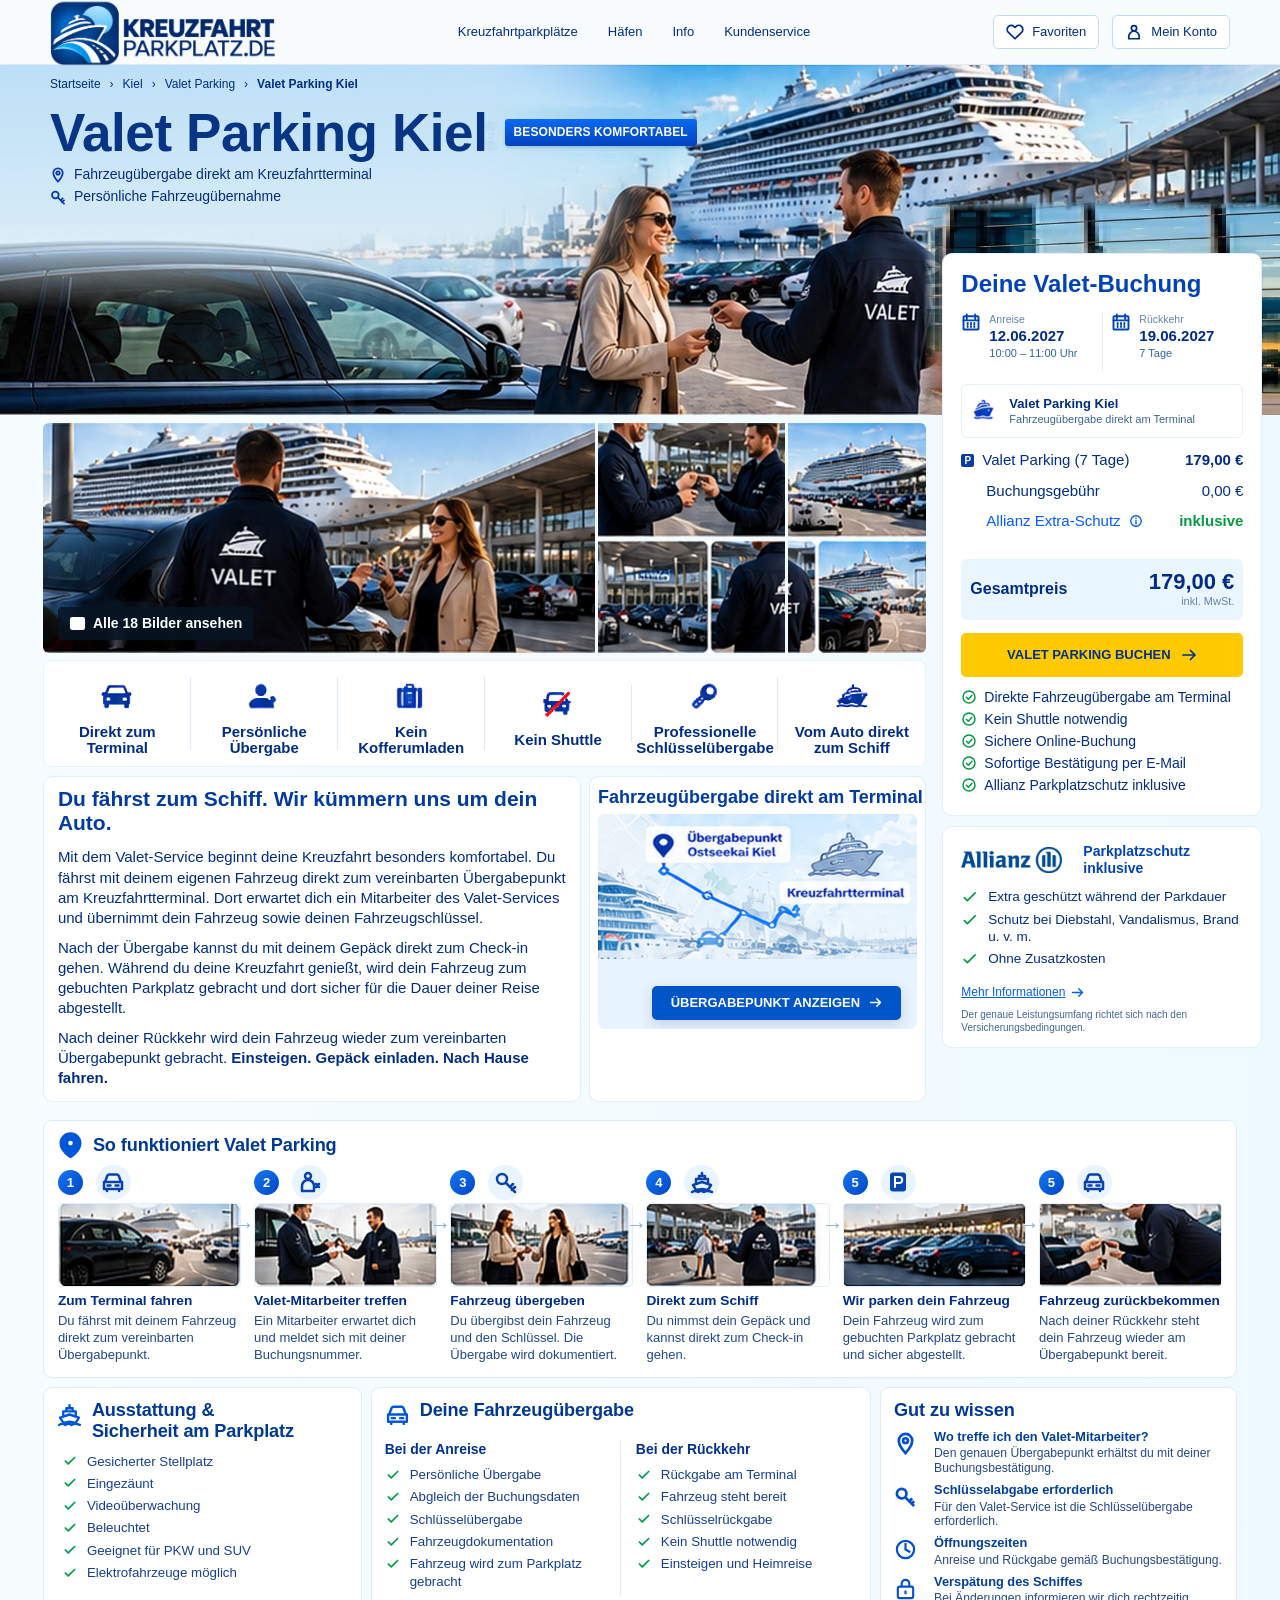
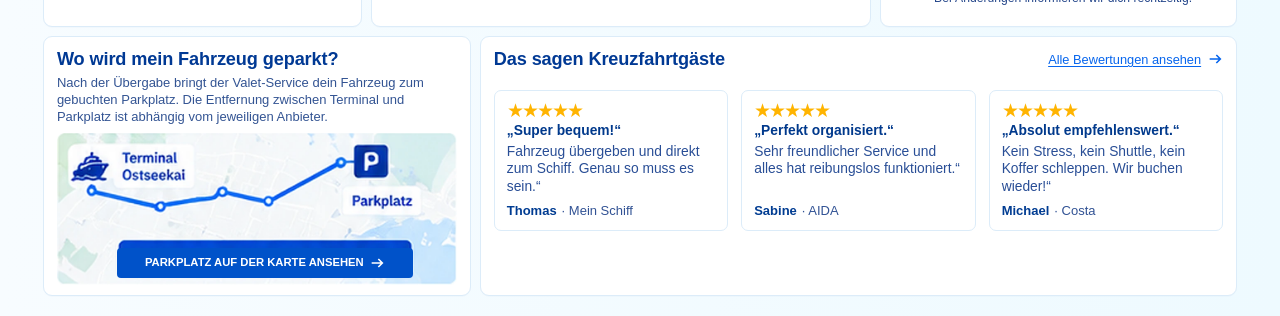
<file: valet-kiel.html>
<!doctype html>
<html lang="de">
<head>
  <meta charset="utf-8">
  <meta name="viewport" content="width=device-width,initial-scale=1,viewport-fit=cover">
  <meta name="theme-color" content="#f4fbff">
  <meta name="description" content="Valet Parking Kiel – direkte Fahrzeugübergabe am Ostseekai, sicheres Parken und Allianz Parkplatzschutz inklusive.">
  <title>Valet Parking Kiel | KreuzfahrtParkplatz.de</title>
  <!-- Source assets are local and reused from the approved Kiel project. -->
  <link rel="preload" href="assets/valet/valet-hero-natural.webp" as="image" type="image/webp" fetchpriority="high">
  <link rel="preload" href="assets/valet/brand-header.webp" as="image" type="image/webp">
  <link rel="icon" href="assets/valet/brand-icon.png" type="image/png">
  <link rel="stylesheet" href="valet.css">
  <link rel="stylesheet" href="valet-lower.css">
  <script defer src="valet.js"></script>
  <script defer src="valet-lower.js"></script>
</head>
<body>
  <!-- Crisp vector pictograms. All copy is live, editable HTML, NOT image text. -->
  <svg aria-hidden="true" class="svg-defs" xmlns="http://www.w3.org/2000/svg">
    <symbol id="i-heart" viewBox="0 0 24 24"><path d="M20.8 4.7a5.4 5.4 0 0 0-7.6 0L12 5.9l-1.2-1.2a5.4 5.4 0 0 0-7.6 7.7L12 21l8.8-8.6a5.4 5.4 0 0 0 0-7.7Z"/></symbol>
    <symbol id="i-user" viewBox="0 0 24 24"><circle cx="12" cy="7" r="3.5"/><path d="M5 21v-3a7 7 0 0 1 14 0v3H5Z"/></symbol>
    <symbol id="i-arrow" viewBox="0 0 24 24"><path d="M4 12h16m-6-6 6 6-6 6"/></symbol>
    <symbol id="i-pin" viewBox="0 0 24 24"><path d="M12 22s-7-8-7-13a7 7 0 1 1 14 0c0 5-7 13-7 13z"/><circle cx="12" cy="9" r="2.5"/></symbol>
    <symbol id="i-key" viewBox="0 0 24 24"><circle cx="8" cy="9" r="5"/><path d="m12 13 9 9m-5-5 3-3m-1 6 3-3"/></symbol>
    <symbol id="i-car" viewBox="0 0 24 24"><path d="M4 12 6.2 6A2 2 0 0 1 8 4.5h8A2 2 0 0 1 17.8 6L20 12M3 12h18v7H3zM6 19v2m12-2v2M6.5 15.5h3m5 0h3"/></symbol>
    <symbol id="i-calen" viewBox="0 0 24 24"><rect x="3" y="5" width="18" height="16" rx="1"/><path d="M7 3v5m10-5v5M3 10h18M8 13v2m4-2v2m4-2v2M8 17v1m4-1v1m4-1v1"/></symbol>
    <symbol id="i-bag" viewBox="0 0 24 24"><rect x="5" y="5" width="14" height="16" rx="2"/><path d="M10 5V3h4v2M8 9h8M9 13h2m2 0h2M9 17h6"/></symbol>
    <symbol id="i-person" viewBox="0 0 24 24"><circle cx="10" cy="6" r="3"/><path d="M4 21v-5a6 6 0 0 1 12 0v5H4zM18 14l3 3m0-3-3 3"/></symbol>
    <symbol id="i-ship" viewBox="0 0 24 24"><path d="m3 15 9-3 9 3-3 5-6-1-6 1-3-5zM6 13V9h12v4M9 9V6h6v3m-3-3V3M2 22q3-2 6 0 3-2 6 0 3-2 8 0"/></symbol>
    <symbol id="i-shuttle" viewBox="0 0 24 24"><rect x="3" y="6" width="18" height="12" rx="2"/><path d="M7 18v3m10-3v3M6 10h3m3 0h3m3 0h1M6 15h2m8 0h2"/></symbol>
    <symbol id="i-check" viewBox="0 0 24 24"><path d="m4.5 12 4.5 4.5L20 5.5"/></symbol>
    <symbol id="i-check-round" viewBox="0 0 24 24"><circle cx="12" cy="12" r="9"/><path d="m8 12.5 3 3 5.5-6"/></symbol>
    <symbol id="i-info" viewBox="0 0 24 24"><circle cx="12" cy="12" r="9"/><path d="M12 11v6m0-10v1"/></symbol>
    <symbol id="i-img" viewBox="0 0 24 24"><rect x="3" y="4" width="18" height="16" rx="2"/><circle cx="9" cy="9" r="2"/><path d="m4 18 5-5 4 4 3-3 4 5"/></symbol>
    <symbol id="i-play" viewBox="0 0 24 24"><rect x="2.5" y="4" width="19" height="16" rx="2"/><path d="m10 8 6 4-6 4z"/></symbol>
    <symbol id="i-left" viewBox="0 0 24 24"><path d="m14 6-6 6 6 6"/></symbol>
    <symbol id="i-right" viewBox="0 0 24 24"><path d="m10 6 6 6-6 6"/></symbol>
    <symbol id="i-close" viewBox="0 0 24 24"><path d="M5 5 19 19M19 5 5 19"/></symbol>
    <symbol id="i-menu" viewBox="0 0 24 24"><path d="M3 6h18M3 12h18M3 18h18"/></symbol>
  </svg>

  <a class="skip-link" href="#main-content">Zum Inhalt springen</a>
  <!-- 01: Header — same proportions, exact supplied logo artwork and menu copy. -->
  <header class="site-header">
    <div class="header-inner">
      <a class="brand" href="index.html" aria-label="Kreuzfahrt Parkplatz Startseite"><img src="assets/valet/brand-header.webp" width="1020" height="307" alt="KREUZFAHRT PARKPLATZ.DE – Parkplätze vergleichen. Versichert parken."></a>
      <nav class="primary-nav" id="main-nav" aria-label="Hauptnavigation">
        <a href="index.html">Kreuzfahrtparkplätze</a><a href="kiel.html">Häfen</a><a href="#valet-information">Info</a><button type="button" class="nav-service" id="nav-service">Kundenservice</button>
      </nav>
      <div class="header-actions"><button type="button" class="header-pill" id="favorite-trigger" aria-pressed="false"><svg class="icon"><use href="#i-heart"/></svg><span>Favoriten</span></button><button type="button" class="header-pill" id="account-trigger"><svg class="icon"><use href="#i-user"/></svg><span>Mein Konto</span></button><button type="button" class="menu-toggle" id="menu-toggle" aria-expanded="false" aria-controls="main-nav" aria-label="Menü öffnen"><svg class="icon"><use href="#i-menu"/></svg></button></div>
    </div>
  </header>

  <!-- 02: Hero — one continuous photographic background, live heading and badges. -->
  <section class="hero" aria-labelledby="page-title">
    <div class="hero-content container">
      <nav aria-label="Breadcrumb" class="breadcrumbs"><a href="index.html">Startseite</a><span>›</span><a href="kiel.html">Kiel</a><span>›</span><a href="kiel.html?parkart=valet#kiel-vergleich">Valet Parking</a><span>›</span><strong aria-current="page">Valet Parking Kiel</strong></nav>
      <div class="hero-title"><h1 id="page-title">Valet Parking Kiel</h1><span class="comfort-label">BESONDERS KOMFORTABEL</span></div>
      <div class="hero-benefits"><p><svg class="icon solid-pin"><use href="#i-pin"/></svg>Fahrzeugübergabe direkt am Kreuzfahrtterminal</p><p><svg class="icon"><use href="#i-key"/></svg>Persönliche Fahrzeugübernahme</p></div>
    </div>
  </section>

  <main id="main-content" class="content-layout container">
    <!-- MAIN / LEFT CONTENT (first large reference screenshot: gallery to handover map) -->
    <div class="content-main">
      <!-- 03: Five photographic previews, functional image lightbox. -->
      <section class="gallery" aria-label="Bilder von Valet Parking Kiel">
        <button class="gallery-main" type="button" data-photo="0" aria-label="Valet Parking Bildgalerie öffnen"><img src="assets/valet/valet-gallery-main.webp" width="1280" height="502" alt="Valet-Mitarbeiter übergibt einer Kreuzfahrtkundin am Terminal den Fahrzeugschlüssel" fetchpriority="high"><span class="gallery-open"><svg class="icon"><use href="#i-play"/></svg>Alle 18 Bilder ansehen</span></button>
        <div class="gallery-thumbs"><button type="button" data-photo="1" aria-label="Persönliche Schlüsselübergabe ansehen"><img loading="lazy" src="assets/valet/valet-gallery-keys.webp" width="900" height="507" alt="Persönliche Fahrzeugübergabe beim Valet-Service"></button><button type="button" data-photo="2" aria-label="Kreuzfahrtschiff am Kieler Hafen ansehen"><img loading="lazy" src="assets/valet/valet-gallery-port.webp" width="750" height="569" alt="Kreuzfahrtschiff im Kieler Hafen"></button><button type="button" data-photo="3" aria-label="Valet-Parkbereich ansehen"><img loading="lazy" src="assets/valet/valet-gallery-parking.webp" width="900" height="513" alt="Überdachte Parkflächen für den Valet Service"></button><button type="button" data-photo="4" aria-label="Valet-Mitarbeiter ansehen"><img loading="lazy" src="assets/valet/valet-gallery-employee.webp" width="750" height="576" alt="Valet-Mitarbeiter in Uniform vor dem Kreuzfahrtterminal"></button></div>
      </section>
      <!-- 04: Six complete client-reference pictograms (transparent PNG with safe margins); copy stays editable. -->
      <section class="benefit-row" aria-label="Valet-Service Vorteile">
        <div class="benefit"><img class="benefit-icon-img" src="assets/valet/icon-terminal-full.png" width="44" height="33" alt=""><strong>Direkt zum<br>Terminal</strong></div>
        <div class="benefit"><img class="benefit-icon-img" src="assets/valet/icon-personal-full.png" width="42" height="33" alt=""><strong>Persönliche<br>Übergabe</strong></div>
        <div class="benefit"><img class="benefit-icon-img" src="assets/valet/icon-bag-full.png" width="42" height="33" alt=""><strong>Kein<br>Kofferumladen</strong></div>
        <div class="benefit"><img class="benefit-icon-img" src="assets/valet/icon-no-shuttle-full.png" width="42" height="33" alt=""><strong>Kein Shuttle</strong></div>
        <div class="benefit"><img class="benefit-icon-img" src="assets/valet/icon-key-full.png" width="42" height="33" alt=""><strong>Professionelle<br>Schlüsselübergabe</strong></div>
        <div class="benefit"><img class="benefit-icon-img" src="assets/valet/icon-ship-full.png" width="44" height="33" alt=""><strong>Vom Auto direkt<br>zum Schiff</strong></div>
      </section>
      <!-- 05: Source text preserved verbatim from supplied design. -->
      <div class="info-grid" id="valet-information">
        <section class="info-card valet-copy">
          <h2>Du fährst zum Schiff. Wir kümmern uns um dein Auto.</h2>
          <p>Mit dem Valet-Service beginnt deine Kreuzfahrt besonders komfortabel. Du fährst mit deinem eigenen Fahrzeug direkt zum vereinbarten Übergabepunkt am Kreuzfahrtterminal. Dort erwartet dich ein Mitarbeiter des Valet-Services und übernimmt dein Fahrzeug sowie deinen Fahrzeugschlüssel.</p>
          <p>Nach der Übergabe kannst du mit deinem Gepäck direkt zum Check-in gehen. Während du deine Kreuzfahrt genießt, wird dein Fahrzeug zum gebuchten Parkplatz gebracht und dort sicher für die Dauer deiner Reise abgestellt.</p>
          <p>Nach deiner Rückkehr wird dein Fahrzeug wieder zum vereinbarten Übergabepunkt gebracht. <strong>Einsteigen. Gepäck einladen. Nach Hause fahren.</strong></p>
        </section>
        <!-- Reference map illustration, with a separate accessible real HTML CTA. -->
        <section class="info-card handover-card" aria-label="Fahrzeugübergabe am Ostseekai"><h2>Fahrzeugübergabe direkt am Terminal</h2>
          <div class="mini-map">
            <img class="mini-map-image" src="assets/valet/handover-map-clean.webp" width="920" height="420" alt="Übergabepunkt Ostseekai Kiel und Kreuzfahrtterminal">
            <button class="map-cta" type="button" id="map-cta">ÜBERGABEPUNKT ANZEIGEN <svg class="icon"><use href="#i-arrow"/></svg></button>
          </div>
        </section>
      </div>
    </div>

    <!-- RIGHT / BOOKING SIDEBAR: distinct blocks, not an image of the card. -->
    <aside class="booking-sidebar" aria-label="Preis und Versicherung">
      <section class="booking-card panel">
        <h2>Deine Valet-Buchung</h2>
        <div class="booking-dates"><div class="date-col"><svg class="icon"><use href="#i-calen"/></svg><div><span>Anreise</span><strong>12.06.2027</strong><small>10:00 – 11:00 Uhr</small></div></div><div class="date-col"><svg class="icon"><use href="#i-calen"/></svg><div><span>Rückkehr</span><strong>19.06.2027</strong><small>7 Tage</small></div></div></div>
        <div class="book-provider"><img src="assets/valet/brand-icon.png" width="148" height="136" alt="Kreuzfahrt symbol"><span><strong>Valet Parking Kiel</strong><small>Fahrzeugübergabe direkt am Terminal</small></span></div>
        <div class="price-list"><div class="price-line"><span><b class="tiny-parking">P</b> Valet Parking (7 Tage)</span><b>179,00 €</b></div><div class="price-line indent"><span>Buchungsgebühr</span><span>0,00 €</span></div><div class="price-line indent"><span><a href="#allianz">Allianz Extra-Schutz</a> <button type="button" class="mini-info" id="insurance-details" aria-label="Mehr über Allianz Extra-Schutz"><svg class="icon"><use href="#i-info"/></svg></button></span><span class="green"><strong>inklusive</strong></span></div></div>
        <div class="total"><strong>Gesamtpreis</strong><span><b>179,00 €</b><small>inkl. MwSt.</small></span></div>
        <button type="button" class="book-button" id="book-valet">VALET PARKING BUCHEN <svg class="icon"><use href="#i-arrow"/></svg></button>
        <ul class="booking-promises"><li><svg class="icon"><use href="#i-check-round"/></svg>Direkte Fahrzeugübergabe am Terminal</li><li><svg class="icon"><use href="#i-check-round"/></svg>Kein Shuttle notwendig</li><li><svg class="icon"><use href="#i-check-round"/></svg>Sichere Online-Buchung</li><li><svg class="icon"><use href="#i-check-round"/></svg>Sofortige Bestätigung per E-Mail</li><li><svg class="icon"><use href="#i-check-round"/></svg>Allianz Parkplatzschutz inklusive</li></ul>
      </section>
      <section class="insurance-card panel" id="allianz"><div class="insurance-heading"><img src="assets/valet/allianz-original.webp" width="2000" height="517" alt="Allianz"><h2>Parkplatzschutz inklusive</h2></div><ul><li><svg class="icon"><use href="#i-check"/></svg>Extra geschützt während der Parkdauer</li><li><svg class="icon"><use href="#i-check"/></svg>Schutz bei Diebstahl, Vandalismus, Brand u. v. m.</li><li><svg class="icon"><use href="#i-check"/></svg>Ohne Zusatzkosten</li></ul><button class="text-link" id="allianz-more" type="button">Mehr Informationen <svg class="icon"><use href="#i-arrow"/></svg></button><p class="small-note">Der genaue Leistungsumfang richtet sich nach den Versicherungsbedingungen.</p></section>
    </aside>
  </main>


  <!-- Additional vector icon definitions for reusable lower sections. -->
  <svg xmlns="http://www.w3.org/2000/svg" aria-hidden="true" class="svg-defs">
    <symbol id="vp-icon-parking" viewBox="0 0 24 24"><rect x="4" y="2.5" width="16" height="19" rx="3" fill="#0846b3"/><path d="M9 17V7h4.2a3 3 0 1 1 0 6H9" fill="none" stroke="white" stroke-width="2" stroke-linejoin="round"/></symbol>
    <symbol id="vp-icon-clock" viewBox="0 0 24 24"><circle cx="12" cy="12" r="9" fill="none" stroke="currentColor" stroke-width="2.3"/><path d="M12 6v6l4.3 2.4" fill="none" stroke="currentColor" stroke-width="2.3" stroke-linecap="round"/></symbol>
    <symbol id="vp-icon-lock" viewBox="0 0 24 24"><rect x="4" y="10" width="16" height="12" rx="2" fill="none" stroke="currentColor" stroke-width="2.2"/><path d="M8 10V7a4 4 0 0 1 8 0v3m-4 4v4" fill="none" stroke="currentColor" stroke-width="2.2"/></symbol>
  </svg>

  <!-- ======================================================================
       06-11 | SECOND PART OF THE VALET DETAIL PAGE — SOURCE EXACT GERMAN COPY
       Copy, pricing, buttons and service descriptions are EDITABLE TEXT.
       Six step photographs were carefully extracted from the client reference.
       All pictograms use local SVG symbols (sharp at 1x/2x/4x displays).
       ====================================================================== -->
  <div class="valet-lower container" id="valet-details-lower">
    <!-- 06 / Step-by-step customer journey (six distinct source steps). -->
    <section class="vp-panel vp-process" aria-labelledby="vp-process-title">
      <h2 class="vp-section-title" id="vp-process-title"><svg class="vp-title-icon" aria-hidden="true" viewBox="0 0 24 24"><path fill="currentColor" d="M12 1.5c-5.3 0-9.4 4.1-9.4 9.3 0 7.5 9.4 13.2 9.4 13.2s9.4-5.7 9.4-13.2c0-5.2-4.1-9.3-9.4-9.3Z"/><circle cx="12" cy="10.6" r="3.4" fill="#f6fbff"/></svg>So funktioniert Valet Parking</h2>
      <ol class="vp-steps" aria-label="Valet Parking in sechs Schritten">
        <li class="vp-step">
          <div class="vp-step-head"><span class="vp-step-num">1</span><span class="vp-step-icon"><svg aria-hidden="true"><use href="#i-car"/></svg></span></div>
          <img src="assets/valet/lower/valet-step-01.webp" alt="Auto am Kreuzfahrtterminal" width="369" height="174" decoding="async">
          <h3>Zum Terminal fahren</h3><p>Du fährst mit deinem Fahrzeug direkt zum vereinbarten Übergabepunkt.</p>
        </li>
        <li class="vp-step">
          <div class="vp-step-head"><span class="vp-step-num">2</span><span class="vp-step-icon"><svg aria-hidden="true"><use href="#i-person"/></svg></span></div>
          <img src="assets/valet/lower/valet-step-02.webp" alt="Mitarbeiter empfängt den Kunden" width="387" height="174" decoding="async">
          <h3>Valet-Mitarbeiter treffen</h3><p>Ein Mitarbeiter erwartet dich und meldet sich mit deiner Buchungsnummer.</p>
        </li>
        <li class="vp-step">
          <div class="vp-step-head"><span class="vp-step-num">3</span><span class="vp-step-icon"><svg aria-hidden="true"><use href="#i-key"/></svg></span></div>
          <img src="assets/valet/lower/valet-step-03.webp" alt="Persönliche Übergabe des Fahrzeugschlüssels" width="381" height="174" decoding="async">
          <h3>Fahrzeug übergeben</h3><p>Du übergibst dein Fahrzeug und den Schlüssel. Die Übergabe wird dokumentiert.</p>
        </li>
        <li class="vp-step">
          <div class="vp-step-head"><span class="vp-step-num">4</span><span class="vp-step-icon"><svg aria-hidden="true"><use href="#i-ship"/></svg></span></div>
          <img src="assets/valet/lower/valet-step-04.webp" alt="Reisende gehen direkt zum Schiff" width="378" height="174" decoding="async">
          <h3>Direkt zum Schiff</h3><p>Du nimmst dein Gepäck und kannst direkt zum Check-in gehen.</p>
        </li>
        <li class="vp-step">
          <div class="vp-step-head"><span class="vp-step-num">5</span><span class="vp-step-icon"><svg aria-hidden="true"><use href="#vp-icon-parking"/></svg></span></div>
          <img src="assets/valet/lower/valet-step-05.webp" alt="Fahrzeug sicher auf einem Valet-Parkplatz abgestellt" width="366" height="174" decoding="async">
          <h3>Wir parken dein Fahrzeug</h3><p>Dein Fahrzeug wird zum gebuchten Parkplatz gebracht und sicher abgestellt.</p>
        </li>
        <li class="vp-step">
          <div class="vp-step-head"><span class="vp-step-num">5</span><span class="vp-step-icon"><svg aria-hidden="true"><use href="#i-car"/></svg></span></div>
          <img src="assets/valet/lower/valet-step-06.webp" alt="Fahrzeug wird nach der Kreuzfahrt zurückgegeben" width="423" height="174" decoding="async">
          <h3>Fahrzeug zurückbekommen</h3><p>Nach deiner Rückkehr steht dein Fahrzeug wieder am Übergabepunkt bereit.</p>
        </li>
      </ol>
    </section>

    <!-- 07 / Three benefits cards, source reading order and copy maintained. -->
    <div class="vp-information-grid">
      <section class="vp-panel vp-equipment" aria-labelledby="vp-equipment-title">
        <h2 class="vp-section-title" id="vp-equipment-title"><svg class="vp-title-icon" aria-hidden="true"><use href="#i-ship"/></svg>Ausstattung &amp; Sicherheit am Parkplatz</h2>
        <ul class="vp-checklist"><li>Gesicherter Stellplatz</li><li>Eingezäunt</li><li>Videoüberwachung</li><li>Beleuchtet</li><li>Geeignet für PKW und SUV</li><li>Elektrofahrzeuge möglich</li></ul>
      </section>
      <section class="vp-panel vp-transfer" aria-labelledby="vp-transfer-title">
        <h2 class="vp-section-title" id="vp-transfer-title"><svg class="vp-title-icon" aria-hidden="true"><use href="#i-car"/></svg>Deine Fahrzeugübergabe</h2>
        <div class="vp-transfer-cols"><div><h3>Bei der Anreise</h3><ul class="vp-checklist"><li>Persönliche Übergabe</li><li>Abgleich der Buchungsdaten</li><li>Schlüsselübergabe</li><li>Fahrzeugdokumentation</li><li>Fahrzeug wird zum Parkplatz gebracht</li></ul></div><div><h3>Bei der Rückkehr</h3><ul class="vp-checklist"><li>Rückgabe am Terminal</li><li>Fahrzeug steht bereit</li><li>Schlüsselrückgabe</li><li>Kein Shuttle notwendig</li><li>Einsteigen und Heimreise</li></ul></div></div>
      </section>
      <section class="vp-panel vp-good-to-know" aria-labelledby="vp-know-title">
        <h2 class="vp-section-title" id="vp-know-title">Gut zu wissen</h2>
        <div class="vp-tip"><svg aria-hidden="true"><use href="#i-pin"/></svg><div><h3>Wo treffe ich den Valet-Mitarbeiter?</h3><p>Den genauen Übergabepunkt erhältst du mit deiner Buchungsbestätigung.</p></div></div>
        <div class="vp-tip"><svg aria-hidden="true"><use href="#i-key"/></svg><div><h3>Schlüsselabgabe erforderlich</h3><p>Für den Valet-Service ist die Schlüsselübergabe erforderlich.</p></div></div>
        <div class="vp-tip"><svg aria-hidden="true"><use href="#vp-icon-clock"/></svg><div><h3>Öffnungszeiten</h3><p>Anreise und Rückgabe gemäß Buchungsbestätigung.</p></div></div>
        <div class="vp-tip"><svg aria-hidden="true"><use href="#vp-icon-lock"/></svg><div><h3>Verspätung des Schiffes</h3><p>Bei Änderungen informieren wir dich rechtzeitig.</p></div></div>
      </section>
    </div>

    <!-- 08 / Parking location and the THREE client-provided testimonial cards. -->
    <div class="vp-bottom-grid">
      <section class="vp-panel vp-park-location" aria-labelledby="vp-parking-title">
        <h2 class="vp-section-title" id="vp-parking-title">Wo wird mein Fahrzeug geparkt?</h2>
        <p>Nach der Übergabe bringt der Valet-Service dein Fahrzeug zum gebuchten Parkplatz. Die Entfernung zwischen Terminal und Parkplatz ist abhängig vom jeweiligen Anbieter.</p>
        <div class="vp-parking-map">
          <img src="assets/valet/lower/valet-parking-route.webp" width="966" height="369" alt="Illustration der Fahrt vom Terminal Ostseekai zum Parkplatz" decoding="async">
          <a href="https://www.google.com/maps/search/?api=1&amp;query=Ostseekai%20Kiel%20Parkplatz" target="_blank" rel="noopener noreferrer" class="vp-map-button">PARKPLATZ AUF DER KARTE ANSEHEN <svg aria-hidden="true"><use href="#i-arrow"/></svg></a>
        </div>
      </section>
      <section class="vp-panel vp-reviews" id="valet-reviews" aria-labelledby="vp-review-title">
        <div class="vp-reviews-header"><h2 class="vp-section-title" id="vp-review-title">Das sagen Kreuzfahrtgäste</h2><button type="button" class="vp-review-link" id="vp-reviews-all">Alle Bewertungen ansehen <svg aria-hidden="true"><use href="#i-arrow"/></svg></button></div>
        <div class="vp-review-cards" aria-live="polite">
          <article class="vp-review-card"><span class="vp-stars" aria-label="5 von 5 Sternen">★★★★★</span><h3>„Super bequem!“</h3><p>Fahrzeug übergeben und direkt zum Schiff. Genau so muss es sein.“</p><footer><strong>Thomas</strong><span>· Mein Schiff</span></footer></article>
          <article class="vp-review-card"><span class="vp-stars" aria-label="5 von 5 Sternen">★★★★★</span><h3>„Perfekt organisiert.“</h3><p>Sehr freundlicher Service und alles hat reibungslos funktioniert.“</p><footer><strong>Sabine</strong><span>· AIDA</span></footer></article>
          <article class="vp-review-card"><span class="vp-stars" aria-label="5 von 5 Sternen">★★★★★</span><h3>„Absolut empfehlenswert.“</h3><p>Kein Stress, kein Shuttle, kein Koffer schleppen. Wir buchen wieder!“</p><footer><strong>Michael</strong><span>· Costa</span></footer></article>
        </div>
        <div class="vp-review-pager"><button type="button" id="vp-review-prev" aria-label="Vorherige Bewertung"><svg aria-hidden="true"><use href="#i-left"/></svg></button><span id="vp-review-current">1 / 3</span><button type="button" id="vp-review-next" aria-label="Nächste Bewertung"><svg aria-hidden="true"><use href="#i-right"/></svg></button></div>
      </section>
    </div>
  </div>

  <!-- Review overlay reuses exact supplied text; no third-party ratings are invented. -->
  <dialog class="vp-reviews-dialog" id="vp-reviews-dialog" aria-labelledby="vp-reviews-dialog-title">
    <div class="vp-reviews-dialog-body"><button type="button" class="vp-dialog-close" id="vp-reviews-close" aria-label="Schließen">×</button>
      <h2 id="vp-reviews-dialog-title">Das sagen Kreuzfahrtgäste</h2>
      <p>Bewertungen aus der bereitgestellten Designvorlage</p>
      <div id="vp-reviews-dialog-items"></div>
    </div>
  </dialog>


  <!-- Gallery modal: keyboard accessible. Five supplied photo crops; original page copy mentions 18. -->
  <dialog class="lightbox" id="photo-dialog" aria-label="Valet Parking Kiel Bilder"><div class="lightbox-inner"><button type="button" class="lightbox-close" id="gallery-close" aria-label="Schließen"><svg class="icon"><use href="#i-close"/></svg></button><img id="lightbox-image" src="assets/valet/valet-gallery-main.webp" alt="Valet Parking Kiel Foto"><div class="lightbox-toolbar"><button type="button" id="gallery-prev" aria-label="Vorheriges Foto"><svg class="icon"><use href="#i-left"/></svg></button><span id="lightbox-count">1 / 5</span><button type="button" id="gallery-next" aria-label="Nächstes Foto"><svg class="icon"><use href="#i-right"/></svg></button></div></div></dialog>
  <dialog id="booking-dialog" class="action-dialog"><form method="dialog" class="action-dialog-box"><button class="dialog-x" value="cancel" aria-label="Schließen">×</button><h2>Deine Valet-Buchung vorbereiten</h2><p><strong>Valet Parking Kiel – 179,00 €</strong><br>12.06.2027 bis 19.06.2027, Ostseekai Kiel</p><label>Vor- und Nachname <input required name="name" placeholder="Vor- und Nachname"></label><label>E-Mail-Adresse <input required type="email" name="email" placeholder="name@beispiel.de"></label><button class="book-button" id="booking-continue" type="button">Weiter zum Bestellablauf <svg class="icon"><use href="#i-arrow"/></svg></button><p class="prototype-note" id="book-status" role="status">Frontend-Prototyp – keine Buchung oder Zahlung wird ausgeführt.</p></form></dialog>
  <dialog id="info-dialog" class="action-dialog"><div class="action-dialog-box"><button type="button" class="dialog-x" id="info-close" aria-label="Schließen">×</button><h2>Allianz Parkplatzschutz</h2><p>Allianz Parkplatzschutz ist bei qualifizierenden Buchungen inklusive. Der konkrete Leistungsumfang richtet sich nach den geltenden Versicherungsbedingungen.</p><button class="outline-button" type="button" id="info-ok">Schließen</button></div></dialog>
</body>
</html>
</file>
<file: styles.css>
/* ============================================================================
   KreuzfahrtParkplatz.de | Header + Hero + Search
   Based on: client's "Startseite Main.png" visual reference (920 × 339 sample).

   Implementation rules:
   - Keep all German interface copy as editable HTML, NEVER bake it into a screenshot.
   - The original client's exact logo artwork is an optimized high-resolution image.
   - The original tiny ship symbol was traced into a high-fidelity lightweight SVG.
   - Pure photographic content appears only in optimized local WebP files.
   - No UI frameworks, external CSS libraries, icon kits or runtime CDN calls.
   - Styles are organized by component to simplify later developer handoff.
   ============================================================================ */

:root {
  color-scheme: light;
  --ink: #082f7b;
  --ink-deep: #063284;
  --blue: #0046ce;
  --border: #e1ebf6;
  --surface: #f4f9ff;
  --yellow: #ffca00;
  --yellow-hover: #f1ba00;
  --radius: 7px;
  --max-content: 1280px;
  font-family: "Roboto Condensed", "Arial Narrow", "Roboto", Arial, sans-serif;
  font-synthesis: none;
  text-rendering: optimizeLegibility;
  -webkit-font-smoothing: antialiased;
}

*, *::before, *::after { box-sizing: border-box; }
html { scroll-behavior: smooth; }
body { margin: 0; min-width: 320px; color: var(--ink); background: #fff; }
button, input, select { font: inherit; }
button { cursor: pointer; }
button:disabled { cursor: not-allowed; }
button:focus-visible, a:focus-visible, .calendar-day:focus-visible {
  outline: 3px solid #2189fa;
  outline-offset: 3px;
}
a { color: inherit; }
[hidden] { display: none !important; }
.icon { width: 24px; height: 24px; flex: 0 0 auto; stroke: currentColor; stroke-width: 2.05; stroke-linecap: round; stroke-linejoin: round; fill: none; }
.svg-library { position: absolute; width: 0; height: 0; overflow: hidden; }
.skip-link { position: absolute; z-index: 1000; left: 12px; top: -80px; background: #fff; padding: 8px 12px; }
.skip-link:focus { top: 12px; }

/* ===================================== HEADER ==================================== */
.site-header {
  height: 47px;
  position: relative;
  z-index: 20;
  border-bottom: 1px solid rgba(152,190,222,.55);
  background: linear-gradient(90deg,#e9f5fd 0%,#f5faff 45%,#edf7fd 100%);
  box-shadow: 0 1px 2px rgba(25,70,112,.09);
}
.header-inner {
  position: relative; max-width: var(--max-content); height: 100%; margin: auto;
  padding: 0 20px 0 clamp(17px,3.5vw,50px);
  display: flex; align-items: center; gap: 0;
}
.brand {
  display: inline-flex; align-items: center; justify-content: flex-start;
  flex: 0 0 auto; min-width: 0; text-decoration: none;
}
/* Full official client's artwork, not typed/recreated text or generic ship logo. */
.brand-logo { display:block; width:150px; height:auto; object-fit:contain; image-rendering:auto; }
.main-navigation { display: flex; gap: clamp(13px,2.45vw,26px); margin-left: auto; align-items: center; height: 100%; }
.nav-item { position: relative; }
.nav-button {
  padding: 13px 0; border: 0; color: var(--ink); background: none;
  display: inline-flex; align-items: center; gap: 3px; white-space: nowrap;
  font-size: 11.6px; font-weight: 500; letter-spacing: -.08px;
}
.icon--small { width: 13px; height: 13px; stroke-width: 2.3; }
.nav-button:hover, .nav-button[aria-expanded=true] { color: var(--blue); }
.nav-button[aria-expanded=true] .icon--small { transform: rotate(180deg); }
.header-actions { margin-left: clamp(17px,6.4vw,62px); display: flex; gap: 11px; align-items: center; }
.favorites-button { display: inline-flex; align-items: center; gap: 8px; height: 34px; padding: 0 16px;
  border-radius: 7px; border: 1px solid #e5f0fe; color: var(--ink); background: #eaf5ff;
  font-size: 12px; font-weight: 600; white-space: nowrap; }
.favorites-button:hover { background: #ddecff; }
.icon--heart { width: 22px; height: 22px; stroke: #0750e0; stroke-width: 2.05; }
.account-button, .mobile-menu-toggle { display: grid; place-items: center; padding: 0; border: 0; width: 34px; height: 34px; color: #0649dd; background: transparent; }
.icon--user { width: 23px; height: 23px; stroke-width: 2; }
.mobile-menu-toggle { display: none; }
.nav-dropdown, .header-panel {
  position: absolute; top: calc(100% + 5px); left: -18px; min-width: 191px;
  border: 1px solid #ccdef4; background: white; padding: 7px;
  border-radius: 8px; box-shadow: 0 13px 30px rgba(6,45,112,.16); z-index: 45;
}
.nav-dropdown--right { right: 0; left: auto; }
.nav-dropdown button, .nav-dropdown a, .field-options button { display: block; text-align: left; width: 100%; border: 0; border-radius: 5px; color: var(--ink); background: #fff; padding: 9px 10px; font-size: 13px; text-decoration: none; }
.nav-dropdown button:hover, .nav-dropdown a:hover, .field-options button:hover { background: #e7f2ff; }
.dropdown-note, .dropdown-info { display: block; color: #697b91; font-size: 11px; padding: 8px 10px; line-height: 1.4; }
.dropdown-info { margin: 0; }
.header-panel--help { font-size:13px; line-height:1.45; }
.header-panel--help p { margin:7px 0 10px; }
.panel-dismiss { padding:7px 12px; border:1px solid var(--border); border-radius:5px; background:#edf6ff; color:var(--ink); }
.header-panel { left: auto; right: 42px; top: 48px; width: 245px; padding: 16px; font-size: 13px; }

/* ====================================== HERO ===================================== */
/*
 * IMPORTANT: use exactly ONE image across the hero, no split side background,
 * no photographic overlay, no texture strip and no vignette.
 * Image text is limited to signage naturally present in the photograph;
 * headline and other UI remain separate live, editable HTML elements.
 */
.hero {
  position: relative;
  min-height: 292px;
  overflow: visible;
  background: #eaf4fb;
}
.hero-image {
  position: absolute;
  z-index: 0;
  inset: 0;
  width: 100%;
  height: 100%;
  background-image: url("assets/hero-kiel-crystal.webp");
  background-size: cover;
  background-position: center center;
  background-repeat: no-repeat;
}
.hero-content {
  max-width: var(--max-content);
  margin: 0 auto;
  position: relative;
  z-index: 1;
  padding: 29px clamp(17px,4.7vw,67px) 0;
  pointer-events: none; /* heading must not steal clicks from search */
}
.hero-content h1 {
  font-weight: 800;
  margin: 0;
  padding: 0;
  color: #072f7d;
  font-size: clamp(35px,5vw,46px);
  line-height: .86;
  letter-spacing: -.8px;
}
.hero-tagline {
  margin: 4px 0 0;
  font-size: 14.3px;
  line-height: 19px;
  font-weight: 700;
  color: #08337f;
  letter-spacing: -.06px;
}

/* ==================================== SEARCH FORM ================================ */
.search-form {
  position: absolute; z-index: 4; bottom: 12px; left: 50%; transform: translateX(-50%);
  width: calc(100% - 62px); max-width: 1190px; min-height: 58px;
  display: grid; grid-template-columns: 1.14fr 1fr 1fr 1.15fr 158px;
  align-items: center; gap: 0; padding: 7px;
  background: #fff; border: 1px solid #e1ebf5; border-radius: 8px;
  box-shadow: 0 6px 14px rgba(31,65,91,.15);
}
.search-field { position: relative; min-width: 0; height: 41px; }
.search-field--port .field-control { padding-left: 5px; }
.search-field + .search-field::before { content: ""; position: absolute; top: 5px; bottom: 5px; left: 0; width: 1px; background: #e6eff7; }
.field-control { width: 100%; height: 100%; display: flex; padding: 0 10px; align-items: center; gap: 9px; border: 0; border-radius: 4px; background: white; text-align: left; color: var(--ink); }
.field-control:hover { background: #f5faff; }
.field-icon { width: 24px; height: 24px; color: #034bd1; stroke-width: 2.15; }
.field-icon--ship { width: 29px; height: 28px; object-fit: contain; flex: 0 0 auto; }
.field-copy { display: flex; flex-direction: column; gap: 2px; flex: 1; min-width: 0; }
.field-label { font-size: 10.7px; font-weight: 400; color: #4b6190; line-height: 1.08; white-space: nowrap; }
.field-value { font-size: 12px; font-weight: 700; color: #09327e; line-height: 1.08; white-space: nowrap; overflow: hidden; text-overflow: ellipsis; }
.icon--chevron { width: 17px; height: 17px; margin-left: auto; color: #0049dc; stroke-width: 2.3; }
.search-submit { display: flex; justify-content: center; align-items: center; gap: 5px; height: 42px; width: 100%; padding: 0 8px; color: #07327e;
  background: linear-gradient(#ffcf00,#ffc500); border-radius: 5px; border: 0; font-size: 12.1px; font-weight: 700; white-space: nowrap; }
.search-submit:hover { background: var(--yellow-hover); }
.icon--arrow { width: 16px; height: 16px; stroke-width: 2.2; }
.field-options { position: absolute; top: calc(100% + 13px); left: 0; min-width: 180px; width: max-content; max-width: 240px; z-index: 40; border: 1px solid #c6dff4; background: #fff; border-radius: 8px; padding: 6px; box-shadow: 0 10px 26px rgba(0,40,105,.15); }
.form-message { z-index: 8; position: absolute; top: calc(100% - 12px); left: max(31px,calc((100% - 1190px)/2)); margin: 0; padding: 8px 13px; background: #fff; border: 1px solid #93b7e5; border-radius: 5px; color: var(--ink); font-size: 13px; max-width: 510px; box-shadow: 0 3px 12px rgba(0,48,100,.12); }
.form-message.error { border-color: #c84d46; color: #9a2525; }
.date-panel { position: absolute; z-index: 60; bottom: -294px; left: 28%; width: 284px; padding: 12px; color: var(--ink);
  background: white; border: 1px solid #c5dafa; border-radius: 9px; box-shadow: 0 13px 28px rgba(2,40,95,.18); }
.date-panel-heading { display: flex; justify-content: space-between; align-items: center; font-size: 14px; padding: 2px 1px 8px; }
.month-control { width: 29px; height: 28px; font-size: 24px; line-height: 25px; border: 1px solid #d9e5f5; border-radius: 5px; color: var(--ink); background: white; }
.weekday-names, .calendar-days { display: grid; grid-template-columns: repeat(7,1fr); text-align: center; gap: 2px; }
.weekday-names { font-size: 11px; color: #52688e; margin-bottom: 5px; }
.calendar-days { min-height: 210px; }
.calendar-day { border: 0; border-radius: 5px; background: white; color: var(--ink); font-size: 12px; height: 28px; }
.calendar-day:hover:not(:disabled), .calendar-day.selected { background: #0753d9; color: white; }
.calendar-day:disabled { color: #aebcd0; }
.calendar-empty { height: 28px; }

/* ================================== RESPONSIVE =================================== */
@media (min-width: 851px) { .hero-content h1 { width: max-content; max-width: 100%; transform: scaleX(1.08); transform-origin: left top; } }
@media (min-width: 1120px) {
  .site-header { height: 74px; }
  .brand-logo { width: 228px; }
  .nav-button { font-size: 13px; }
  /* Retain nearly the same hero aspect ratio as the supplied 920px reference.
     This avoids clipping ship masts, travelers and the terminal at wide widths. */
  .hero { min-height: clamp(390px,31.65vw,620px); }
  .hero-image { background-position: center center; }
  .hero-content { padding-top: 41px; }
  .hero-content h1 { font-size: clamp(50px,4vw,61px); }
  .hero-tagline { font-size: 18px; line-height: 23px; }
  .search-form { min-height: 72px; bottom: 20px; grid-template-columns: 1.14fr 1fr 1fr 1.15fr 194px; }
  .field-control { padding: 0 18px; }
  .field-label { font-size: 13px; }
  .field-value { font-size: 15px; }
  .search-submit { height: 50px; font-size: 15px; }

}
@media (max-width: 850px) {
  .header-inner { padding-inline: 16px; }
  .brand-logo { width: 145px; }
  .header-actions { margin-left: auto; gap: 5px; }
  .main-navigation { position: absolute; top: 47px; right: 0; left: 0; background: #fff; flex-direction: column; height: auto; gap: 0; padding: 8px 20px 16px; align-items: stretch; border-bottom: 1px solid #d5e4f6; box-shadow: 0 6px 15px rgba(0,42,90,.13); display: none; }
  .main-navigation.is-open { display: flex; }
  .nav-button { width: 100%; justify-content: space-between; font-size: 14px; padding: 12px 4px; }
  .nav-dropdown { position: static; width: 100%; box-shadow: none; margin-bottom: 7px; }
  .mobile-menu-toggle { display: grid; }
  .favorites-button { height: 33px; padding-inline: 10px; font-size: 11px; }
  .account-button { width: 27px; }
  .hero-content { padding-left: 26px; }
  .hero-content h1 { font-size: clamp(31px,5vw,42px); }
  .hero-tagline { font-size: 12.5px; line-height: 17px; }
  .search-form { width: calc(100% - 32px); grid-template-columns: 1.15fr 1fr 1fr 1.2fr 142px; }
  .field-control { padding-inline: 7px; gap: 5px; }
  .field-label { font-size: 9px; }
  .field-value { font-size: 11px; }
  .field-icon { width: 18px; height: 18px; }
  .search-submit { font-size: 10px; }
}
@media (max-width: 630px) {
  .site-header { height: 61px; }
  .brand-logo { width: clamp(135px,38vw,167px); }
  .favorites-button { width: 38px; justify-content: center; padding: 0; }
  .favorites-button > span { display: none; }
  .icon--heart { width: 23px; }
  .main-navigation { top: 61px; }
  .hero { min-height: 690px; background: #eaf4fb; }
  /* Only the photograph is responsive; no gradient or second image layer. */
  .hero-image { inset: 0; width: 100%; height: 100%; background-size: cover; background-position: 70% center; }
  .hero-content { padding: 32px 22px 0; }
  .hero-content h1 { font-size: clamp(31px,8vw,41px); max-width: 450px; letter-spacing: -.6px; line-height: 1.02; }
  .hero-tagline { margin-top: 12px; font-size: 14px; line-height: 19px; max-width: 380px; text-shadow: 0 1px 9px rgba(255,255,255,.85); }
  .search-form { display: grid; bottom: 26px; grid-template-columns: 1fr 1fr; gap: 8px; padding: 12px; width: calc(100% - 28px); border-radius: 12px; }
  .search-field { height: 56px; border: 1px solid #d9e7f6; border-radius: 7px; }
  .search-field + .search-field::before { display: none; }
  .search-field--port, .search-field--line { grid-column: span 2; }
  .field-control { padding-inline: 10px; gap: 9px; }
  .field-label { font-size: 12px; }
  .field-value { font-size: 14px; }
  .field-icon { width: 23px; height: 23px; }
  .search-submit { height: 51px; grid-column: span 2; font-size: 15px; }
  .form-message { left: 14px; right: 14px; top: auto; bottom: 3px; font-size: 12px; }
  .date-panel { left: 50%; transform: translateX(-50%); bottom: -270px; }
}
@media (max-width: 360px) {
  .hero { min-height: 730px; }
  .hero-content h1 { font-size: 30px; }
  .hero-tagline { font-size: 12.5px; }
}
@media (prefers-reduced-motion: reduce) { html { scroll-behavior: auto; } }

/* Useful focus states for actual in-page navigation */
.nav-dropdown a:focus-visible, .panel-dismiss:focus-visible { outline:3px solid #2189fa; outline-offset:2px; }
@media (max-width: 380px){ .brand-logo{width:132px} .header-inner{padding-inline:11px} }

/* Very wide desktop: match the supplied 1919px reference's content span.
   Smaller desktop/tablet widths retain the reference-sized 920px geometry. */
@media (min-width: 1600px) {
  :root { --max-content: 1515px; }
  .header-inner { padding-left: 18px; }
  .hero-content { padding-left: 40px; }
  .search-form { max-width: 1490px; }
}
@media (max-width: 630px) {
  .hero-content h1 { text-shadow: 0 1px 4px rgba(255,255,255,.52); }
}


/* ============================================================================
   HOME 02 — ALLIANZ INSURANCE BANNER | approved desktop reference: 919 × 124.
   Background is pale blue. Four distinct benefit tiles remain editable UI.
   Allianz logo is sourced from the client's separately supplied Allianz.png.
   ============================================================================ */
.insurance-section { background: linear-gradient(180deg, #edf8ff 0%, #f0f9ff 100%); }
.insurance-inner {
  max-width: var(--max-content); margin: 0 auto; min-height: 124px;
  padding: 9px clamp(16px,2.9vw,35px);
  display: grid; grid-template-columns: 185px minmax(240px,1fr) 335px;
  align-items: center; gap: 17px;
}
.insurance-brand {
  display: flex; align-items: center; justify-content: center; height: 97px;
  border-radius: 8px; background: rgba(255,255,255,.59);
}
.insurance-brand img { display: block; width: 158px; height: auto; max-width: 94%; }
.insurance-description { padding-left: 20px; border-left: 1.5px solid #9fbbf0; }
.insurance-description h2 { font-size: 21px; font-weight: 800; line-height: 1.03; letter-spacing: -.28px; color: #04338b; margin: 0 0 8px; }
.insurance-description p { font-size: 10.5px; line-height: 1.25; font-weight: 400; margin: 0; color: #294b91; }
.insurance-benefits { display: grid; grid-template-columns: repeat(4,minmax(0,1fr)); gap: 6px; }
.benefit-card {
  height: 102px; display: flex; flex-direction: column; justify-content: flex-start; align-items: center;
  padding: 7px 3px 4px; text-align: center; gap: 3px;
  border: 1px solid #d3eaff; border-radius: 7px; background: rgba(255,255,255,.92);
  box-shadow: 0 2px 8px rgba(14,78,149,.05); font-size: 10px; line-height: 1.13; color: #072e81;
}
.benefit-icon { width: 43px; height: 43px; border-radius: 50%; background: #e2f1ff; display: grid; place-items: center; color: #0449cc; }
.benefit-icon .icon { width: 27px; height: 27px; stroke-width: 2.2; }
.benefit-icon .icon:has(use[href="#icon-euro"]) { stroke-width: 3.2; }

/* V6 icon QA: all three benefit silhouettes are solid, transparent SVGs.
   Keep consistent client blue, but disable inherited stroke for filled artwork.
   Does not modify the pencil icon used in the first tile. */
.benefit-icon .icon:has(use[href="#icon-burglary"]),
.benefit-icon .icon:has(use[href="#icon-car-front"]),
.benefit-icon .icon:has(use[href="#icon-euro"]) { stroke: none; }

/* ============================================================================
   HOME 03 — TRUST ICONS. These are static service benefits in the source.
   Use CSS Grid so they wrap naturally without baking text into icon artwork.
   ============================================================================ */
.trust-strip { background: #fff; border-bottom: 1px solid #dbeafa; }
.trust-inner {
  max-width: var(--max-content); margin: auto; height: 46px;
  padding: 0 clamp(24px,4.1vw,50px);
  display: flex; align-items: center; justify-content: space-between; gap: 16px;
}
.trust-item { display: inline-flex; align-items: center; gap: 9px; min-width: 0; white-space: nowrap; font-size: 10.2px; line-height: 1; font-weight: 700; color: #072f7c; }
.trust-item .icon { color: #0144c7; width: 22px; height: 22px; stroke-width: 2.5; }
.trust-item .icon:has(use[href="#icon-thumb"]) { width: 25px; height: 25px; }

/* ============================================================================
   HOME 04 — POPULAR PORTS; reference geometry: 4 x ~201px cards at 920px.
   Each photo is a stand-alone image, all text and buttons are real HTML.
   ============================================================================ */
.ports-section { background: #fff; }
.ports-container { max-width: var(--max-content); margin: 0 auto; padding: 11px clamp(23px,3.5vw,44px) 7px; }
.section-heading-row { display: flex; align-items: flex-end; justify-content: space-between; gap: 12px; margin-bottom: 10px; }
.section-heading-row h2 { font-size: 23px; line-height: 1.12; font-weight: 800; letter-spacing: -.3px; color: #0536a0; margin: 0 0 5px; }
.section-heading-row p { font-size: 12.5px; line-height: 1.18; margin: 0; color: #314f91; }
.ports-all-link { display: inline-flex; align-items: center; gap: 4px; flex: 0 0 auto; white-space: nowrap; font-size: 10.5px; text-decoration: none; color: #0055d8; padding-bottom: 1px; }
.ports-all-link .icon { width: 13px; height: 13px; stroke-width: 2; }
.ports-all-link:hover { text-decoration: underline; }
.port-grid { display: grid; grid-template-columns: repeat(4, minmax(0,1fr)); gap: 14px; }
.port-card { min-width: 0; background: #fff; border: 1px solid #d6e8fb; border-radius: 6px; box-shadow: 0 1px 2px rgba(12,74,123,.05); overflow: hidden; }
.port-card-photo { display: block; width: 100%; height: auto; aspect-ratio: 201/117; object-fit: cover; object-position: center; background: #e2eef8; }
.port-card-content { padding: 7px 10px 8px; min-height: 90px; display: flex; flex-direction: column; }
.port-card h3 { color: #07328b; font-size: 15.3px; font-weight: 800; line-height: 1.1; margin: 0 0 3px; }
.port-card p { color: #173e82; font-size: 11px; font-weight: 400; line-height: 1.08; margin: 0 0 8px; min-height: 24px; }
.port-card-action {
  margin-top: auto; height: 24px; width: 100%; display: inline-flex; align-items: center; justify-content: center; gap: 5px;
  border: 1px solid #327dff; border-radius: 4px; color: #0053df; background: #fff;
  font-size: 10.6px; font-weight: 700; line-height: 1; text-decoration: none;
}
.port-card-action .icon { width: 12px; height: 12px; stroke-width: 2; }
.port-card-action:hover, .port-card-action:focus-visible { background: #eaf4ff; }
.ports-feedback { margin: 10px 0 0; padding: 9px 14px; background: #eff7ff; border: 1px solid #aacff7; border-radius: 6px; color: #07317f; font-size: 13px; }

/* On large desktops keep proportionate typography/card sizes without stretching
   a 920px screenshot. The shared max-width keeps future sections consistent. */
@media (min-width: 1120px) {
  .insurance-inner { min-height: 150px; grid-template-columns: 225px minmax(345px,1fr) 420px; gap: 25px; padding-top: 15px; padding-bottom: 15px; }
  .insurance-brand { height: 112px; }
  .insurance-brand img { width: 188px; }
  .insurance-description h2 { font-size: 26px; }
  .insurance-description p { font-size: 13px; }
  .benefit-card { height: 112px; font-size: 12px; }
  .benefit-icon { width: 46px; height: 46px; }
  .trust-inner { height: 61px; }
  .trust-item { font-size: 12.5px; }
  .trust-item .icon { width: 25px; height: 25px; }
  .ports-container { padding-top: 17px; padding-bottom: 18px; }
  .section-heading-row h2 { font-size: 30px; }
  .section-heading-row p { font-size: 15px; }
  .ports-all-link { font-size: 13px; }
  .port-card h3 { font-size: 20px; }
  .port-card p { font-size: 14px; min-height: 36px; }
  .port-card-content { padding: 12px 14px; min-height: 118px; }
  .port-card-action { height: 33px; font-size: 12.5px; }
}
@media (max-width: 880px) {
  .insurance-inner { grid-template-columns: 160px minmax(175px,1fr) 310px; padding-inline: 18px; gap: 12px; }
  .insurance-brand img { width: 140px; }
  .insurance-description { padding-left: 13px; }
  .insurance-description h2 { font-size: 17px; }
  .insurance-description p { font-size: 9.5px; }
  .benefit-card { font-size: 9px; }
  .trust-inner { padding-inline: 18px; gap: 8px; }
  .trust-item { font-size: 9px; gap: 5px; }
  .trust-item .icon { width: 19px; height: 19px; }
  .ports-container { padding-inline: 18px; }
  .port-grid { gap: 10px; }
  .port-card-content { padding-inline: 7px; }
  .port-card h3 { font-size: 14px; }
  .port-card p { font-size: 10px; }
  .port-card-action { font-size: 9.4px; }
}
@media (max-width: 700px) {
  .insurance-inner { grid-template-columns: 160px 1fr; padding: 16px 18px; gap: 14px; }
  .insurance-description { padding-left: 13px; }
  .insurance-description h2 { font-size: 20px; }
  .insurance-description p { font-size: 11px; }
  .desktop-break { display: none; }
  .insurance-benefits { grid-column: 1/-1; grid-template-columns: repeat(4,minmax(0,1fr)); gap: 8px; }
  .benefit-card { height: 94px; font-size: 10px; }
  .trust-inner { height: auto; padding: 13px 18px; display: grid; grid-template-columns: repeat(3, minmax(0,1fr)); row-gap: 15px; }
  .trust-item { font-size: 10px; white-space: normal; }
  .ports-container { padding: 18px; }
  .section-heading-row h2 { font-size: 24px; }
  .section-heading-row p { font-size: 12px; }
  .port-grid { grid-template-columns: repeat(2,minmax(0,1fr)); gap: 12px; }
  .port-card h3 { font-size: 17px; }
  .port-card p { font-size: 12px; }
  .port-card-action { font-size: 11px; height: 31px; }
}
@media (max-width: 460px) {
  .insurance-inner { grid-template-columns: 1fr; padding: 16px 14px; }
  .insurance-brand { height: 65px; }
  .insurance-brand img { width: 188px; }
  .insurance-description { padding-left: 13px; }
  .insurance-benefits { grid-template-columns: repeat(2,minmax(0,1fr)); }
  .benefit-card { height: 106px; font-size: 12px; }
  .benefit-icon { width: 47px; height: 47px; }
  .trust-inner { grid-template-columns: repeat(2,minmax(0,1fr)); gap: 18px 12px; }
  .trust-item { font-size: 11px; }
  .section-heading-row { align-items: flex-start; flex-direction: column; gap: 8px; }
  .section-heading-row h2 { font-size: 24px; }
  .port-grid { grid-template-columns: 1fr; }
  .port-card h3 { font-size: 18px; }
  .port-card p { font-size: 13px; min-height: 30px; }
  .port-card-action { font-size: 13px; height: 34px; }
  .port-card-photo { aspect-ratio: 201/117; }
}


/* ============================================================================
   HOME 05 + 06 | PARKING TYPES AND CRUISE-LINE CARDS
   Pixel guidance: reference image 916 x 404 (source design 922px wide).
   At ~920px, four equal cards use 14px gutters, 58px image height and
   original 10–13px German UI text. All icons remain resolution-independent.
   ============================================================================ */
.parking-types-section { background: #f1f9fd; }
.cruise-lines-section { background: #ffffff; }
.home-section-container {
  max-width: var(--max-content);
  margin: 0 auto;
  padding: 11px clamp(23px, 3.5vw, 44px) 10px;
}
.home-section-head {
  display: flex;
  align-items: flex-end;
  justify-content: space-between;
  gap: 12px;
  margin-bottom: 8px;
}
.home-section-head h2 {
  margin: 0 0 5px;
  color: #04389f;
  font-size: 22px;
  font-weight: 800;
  line-height: 1.07;
  letter-spacing: -.2px;
}
.home-section-head p {
  margin: 0;
  color: #2c4e92;
  font-size: 12.1px;
  line-height: 1.2;
}
.home-section-more {
  display: inline-flex;
  align-items: center;
  gap: 4px;
  flex: 0 0 auto;
  padding-bottom: 1px;
  color: #0051d1;
  font-size: 10.5px;
  text-decoration: none;
  white-space: nowrap;
}
.home-section-more:hover, .home-section-more:focus-visible { text-decoration: underline; }
.home-section-more .icon { width: 13px; height: 13px; stroke-width: 1.95; }
.home-product-grid { display: grid; grid-template-columns: repeat(4,minmax(0,1fr)); gap: 14px; }
.home-product-card {
  min-width: 0; overflow: hidden;
  border: 1px solid #d5e8f8;
  border-radius: 5px;
  background: #fff;
  box-shadow: 0 1px 2px rgba(0,64,125,.05);
}
.home-product-card > img {
  display: block;
  width: 100%; height: auto;
  aspect-ratio: 201 / 59;
  object-fit: cover;
  object-position: center;
  background: #cde9f9;
}
.parking-type-body { display: grid; grid-template-columns: 30px minmax(0,1fr); column-gap: 6px; padding: 8px 9px 8px; min-height: 86px; }
.parking-type-icon { color: #0760ea; width: 29px; height: 29px; margin-top: 1px; flex: none; }
.parking-type-icon--walking { stroke: #0760ea; stroke-width: 2.8; }
.parking-type-icon--car, .parking-type-icon--garage { stroke: none; fill: currentColor; }
.parking-type-copy, .cruise-line-body { min-width: 0; }
.parking-type-copy h3, .cruise-line-body h3 { margin: 0 0 4px; color: #083689; font-size: 13.7px; line-height: 1.08; font-weight: 800; }
.parking-type-copy p, .cruise-line-body p { margin: 0 0 6px; color: #214886; font-size: 11px; line-height: 1.23; font-weight: 400; }
.parking-type-link, .cruise-line-link {
  display: inline-flex; align-items: center; gap: 3px;
  max-width: 100%; color: #0054d9;
  font-size: 11.2px; line-height: 1.12;
  text-decoration: underline;
  text-underline-offset: 1.6px;
  white-space: nowrap;
}
.parking-type-link:hover, .cruise-line-link:hover { color: #063488; }
.parking-type-link .icon, .cruise-line-link .icon { width: 12px; height: 12px; stroke-width: 1.9; }
.cruise-lines-section .home-section-container { padding-top: 10px; }
.cruise-line-body { padding: 8px 12px 7px; min-height: 70px; }
.cruise-line-body h3 { font-size: 13.9px; }
.cruise-line-body p { margin-bottom: 4px; }
.cruise-lines-feedback { padding: 9px 12px; margin: 10px 0 0; border: 1px solid #c8e0f7; border-radius: 6px; background: #edf7ff; font-size: 12px; }

/* Widen content and scale modestly for desktops. Do not stretch small source
   photos disproportionately or allow the German text to overlap any icons. */
@media (min-width: 1120px) {
  .home-section-container { padding-block: 17px 18px; }
  .home-section-head h2 { font-size: 29px; }
  .home-section-head p { font-size: 15px; }
  .home-section-more { font-size: 13px; }
  .home-product-grid { gap: 18px; }
  .parking-type-body { grid-template-columns: 37px minmax(0,1fr); gap: 10px; padding: 11px 13px; min-height: 107px; }
  .parking-type-icon { width: 35px; height: 35px; }
  .parking-type-copy h3, .cruise-line-body h3 { font-size: 17.5px; }
  .parking-type-copy p, .cruise-line-body p { font-size: 14px; }
  .parking-type-link, .cruise-line-link { font-size: 14px; }
  .cruise-line-body { padding: 11px 14px; min-height: 94px; }
  .home-product-card > img { aspect-ratio: 201 / 59; }
}
@media (max-width: 880px) {
  .home-section-container { padding-inline: 18px; }
  .home-product-grid { gap: 10px; }
  .parking-type-body { grid-template-columns: 25px minmax(0,1fr); gap: 5px; padding: 7px 6px; }
  .parking-type-icon { width: 25px; height: 25px; }
  .parking-type-copy h3, .cruise-line-body h3 { font-size: 12px; }
  .parking-type-copy p, .cruise-line-body p { font-size: 10px; }
  .parking-type-link, .cruise-line-link { font-size: 10.1px; }
  .cruise-line-body { padding: 8px 7px; }
}
@media (max-width: 700px) {
  .home-product-grid { grid-template-columns: repeat(2,minmax(0,1fr)); gap: 12px; }
  .home-section-container { padding: 18px; }
  .home-section-head h2 { font-size: 23px; }
  .home-section-head p { font-size: 12px; }
  .parking-type-body { grid-template-columns: 34px minmax(0,1fr); padding: 10px; gap: 8px; min-height: 100px; }
  .parking-type-icon { width: 32px; height: 32px; }
  .parking-type-copy h3, .cruise-line-body h3 { font-size: 15px; }
  .parking-type-copy p, .cruise-line-body p { font-size: 12px; }
  .parking-type-link, .cruise-line-link { font-size: 12px; }
  .cruise-line-body { padding: 10px; min-height: 85px; }
}
@media (max-width: 460px) {
  .home-section-head { flex-direction: column; align-items: flex-start; gap: 7px; }
  .home-section-head h2 { font-size: 23px; }
  .home-product-grid { grid-template-columns: 1fr; gap: 13px; }
  .home-product-card > img { aspect-ratio: 201 / 66; }
  .parking-type-body { min-height: 105px; }
  .parking-type-copy h3, .cruise-line-body h3 { font-size: 17px; }
  .parking-type-copy p, .cruise-line-body p { font-size: 13px; }
  .parking-type-link, .cruise-line-link { font-size: 13px; }
  .cruise-line-body { padding: 11px 13px; min-height: 95px; }
}


/* ===========================================================================
   HOME 07 — FOUR-STEP EXPLANATION
   Source screenshot: 920 × 293 px (first 134 px). Four evenly spaced steps,
   34px badges, 31px high blue pictograms; arrows are vector paths.
   =========================================================================== */
.steps-section { background:#f0f9fd; }
.steps-container { max-width:var(--max-content); margin:0 auto; padding:8px clamp(23px,3.5vw,44px) 9px; }
.steps-container h2 { font-size:22px; line-height:1.1; font-weight:800; letter-spacing:-.18px; color:#06389f; margin:0 0 7px; }
.steps-grid { display:grid; grid-template-columns:repeat(4,minmax(0,1fr)); list-style:none; margin:0; padding:0; gap:0; }
.step-card { text-align:center; position:relative; min-width:0; padding:0 10px; }
.step-visual { height:38px; display:flex; align-items:center; justify-content:flex-start; gap:clamp(32px,6vw,63px); padding-left:3px; }
.step-number { display:grid; place-items:center; flex:0 0 auto; width:34px; height:34px; border-radius:50%; background:linear-gradient(145deg,#1677e7,#0046d1); color:white; font-size:15px; font-weight:700; line-height:1; }
.step-pictogram { flex-shrink:0; width:31px; height:31px; color:#005be1; }
.step-calendar { stroke-width:2.65; }
.step-search { stroke-width:2.25; }
.step-check { stroke:none; }
.step-ship { display:block; object-fit:contain; width:38px; height:34px; flex:0 0 auto; }
.step-card h3 { font-size:12.6px; line-height:1.19; color:#072d84; font-weight:800; margin:4px 0 3px; white-space:nowrap; }
.step-card p { color:#314e91; font-size:12.2px; line-height:1.24; margin:0; font-weight:400; }
.step-connector { position:absolute; top:8px; right:-7px; width:18px; height:20px; color:#1264dd; stroke-width:1.5; }
/* ===========================================================================
   HOME 08 — CUSTOMER REVIEWS
   Exactly three approved customer quotes, circular 35px portraits and a
   cyclic keyboard-accessible carousel; text remains fully selectable.
   =========================================================================== */
.testimonials-section { background:#fff; }
.testimonials-container { max-width:var(--max-content); margin:0 auto; padding:8px clamp(24px,3.8vw,47px) 12px; }
.testimonials-top { display:flex; align-items:flex-end; justify-content:space-between; gap:14px; margin-bottom:7px; }
.testimonials-top h2 { font-size:21px; font-weight:800; line-height:1.05; margin:0 0 3px; color:#07318d; }
.testimonials-top p { font-size:12.2px; line-height:1.15; margin:0; color:#31518f; }
.all-reviews-link { display:inline-flex; flex:0 0 auto; align-items:center; gap:2px; font-size:10.6px; line-height:1; padding:0 0 4px; color:#0056de; text-decoration:none; }
.all-reviews-link:hover { text-decoration:underline; }
.all-reviews-link .icon { width:12px; height:12px; stroke-width:2; }
.reviews-carousel { position:relative; }
.reviews-list { display:grid; grid-template-columns:repeat(3,minmax(0,1fr)); gap:8px; }
.review-card { display:flex; flex-direction:column; min-width:0; min-height:109px; background:#fff; border:1px solid #d7e9fa; border-radius:6px; padding:5px 18px 5px; box-shadow:0 1px 3px rgba(4,60,131,.025); }
.review-stars { color:#ffb500; font-size:17px; line-height:18px; letter-spacing:.1px; font-family:Arial,sans-serif; font-weight:700; white-space:nowrap; }
.review-card blockquote { margin:2px 0 2px; color:#143a89; font-size:12.4px; line-height:1.22; font-weight:400; flex:1; }
.review-person { display:flex; align-items:center; gap:9px; min-width:0; }
.review-person img { display:block; border-radius:50%; object-fit:cover; width:34px; height:34px; flex-shrink:0; }
.review-person strong { display:block; color:#073180; line-height:1.04; font-size:12.4px; font-weight:800; }
.review-person span { display:block; color:#54709d; line-height:1.11; font-size:11.6px; }
.review-nav { position:absolute; top:50%; transform:translateY(-50%); z-index:2; width:32px; height:32px; border:1px solid #deedff; border-radius:50%; background:#fff; color:#0061e8; display:grid; place-items:center; box-shadow:0 2px 4px rgba(7,75,151,.075); }
.review-nav:hover { background:#eff7ff; }
.review-nav .icon { width:18px; height:18px; stroke-width:2; }
.review-nav--previous { left:-29px; }
.review-nav--previous .icon { transform:rotate(180deg); }
.review-nav--next { right:-29px; }
.reviews-feedback { color:#18438a; background:#edf7ff; border:1px solid #c4ddff; border-radius:5px; padding:8px; margin:10px 0 0; font-size:12px; }
.visually-hidden { position:absolute!important; width:1px!important; height:1px!important; padding:0!important; margin:-1px!important; overflow:hidden!important; clip:rect(0,0,0,0)!important; white-space:nowrap!important; border:0!important; }
@media (min-width:1120px) {
  .steps-container { padding-top:16px; padding-bottom:19px; }
  .steps-container h2 { font-size:28px; margin-bottom:13px; }
  .step-visual { height:47px; gap:clamp(65px,6vw,99px); }
  .step-number { width:39px; height:39px; font-size:18px; }
  .step-pictogram { width:38px; height:38px; }
  .step-ship { width:42px; height:42px; }
  .step-card h3 { font-size:15px; margin:8px 0 5px; }
  .step-card p { font-size:14px; }
  .step-connector { top:15px; }
  .testimonials-container { padding-top:17px; padding-bottom:20px; }
  .testimonials-top h2 { font-size:27px; }
  .testimonials-top p { font-size:14px; }
  .all-reviews-link { font-size:12px; }
  .reviews-list { gap:16px; }
  .review-card { min-height:146px; padding:12px 19px; }
  .review-stars { font-size:21px; line-height:25px; }
  .review-card blockquote { font-size:15px; line-height:1.27; }
  .review-person img { width:41px; height:41px; }
  .review-person strong { font-size:15px; }
  .review-person span { font-size:13px; }
}
@media (max-width:760px) {
  .step-visual { gap:clamp(10px,5vw,35px); }
  .step-card h3 { font-size:11px; white-space:normal; }
  .step-card p { font-size:10.6px; }
  .step-connector { right:-8px; }
  .review-card { padding:8px 11px; min-height:136px; }
  .review-card blockquote { font-size:11.2px; }
  .review-person strong { font-size:11px; }
  .review-person span { font-size:10.5px; }
  .review-nav--previous { left:-21px; }
  .review-nav--next { right:-21px; }
}
@media (max-width:620px) {
  .steps-container { padding:17px 20px 19px; }
  .steps-container h2 { font-size:23px; margin-bottom:14px; }
  .steps-grid { grid-template-columns:repeat(2,minmax(0,1fr)); gap:19px 6px; }
  .step-card h3 { font-size:12.5px; }
  .step-card p { font-size:11.7px; }
  .step-visual { justify-content:center; gap:24px; }
  .step-connector { display:none; }
  .testimonials-container { padding:16px 25px 24px; }
  .testimonials-top { align-items:flex-start; }
  .testimonials-top h2 { font-size:23px; }
  .testimonials-top p { font-size:11px; }
  .reviews-list { grid-template-columns:repeat(2,minmax(0,1fr)); gap:10px; }
  .review-card { min-height:145px; }
  .review-card[data-visual-slot="3"] { display:none; }
  .review-nav--previous { left:-21px; }
  .review-nav--next { right:-21px; }
}
@media (max-width:460px) {
  .steps-grid { gap:24px 4px; }
  .step-card { padding:0 2px; }
  .step-visual { gap:15px; }
  .steps-container h2 { font-size:22px; }
  .testimonials-top { flex-direction:column; gap:4px; }
  .all-reviews-link { padding:1px 0 1px; font-size:11px; }
  .reviews-list { grid-template-columns:minmax(0,1fr); }
  .review-card { min-height:146px; padding:13px 16px; }
  .review-card[data-visual-slot="2"] { display:none; }
  .review-card blockquote { font-size:14px; }
  .review-person strong { font-size:13px; }
  .review-person span { font-size:12px; }
  .review-stars { font-size:20px; line-height:24px; }
  .review-nav--previous { left:-17px; }
  .review-nav--next { right:-17px; }
}
@media (prefers-reduced-motion:reduce) { .review-card { scroll-behavior:auto; } }

/* V8 pixel-review refinements: keep the original screenshot geometry at 920px. */
@media (min-width:761px) and (max-width:1119px) {
  .steps-container { padding-right:0; }
  .steps-container h2 { margin-bottom:2px; }
  .step-visual { gap:clamp(40px,6.75vw,70px); }
  .testimonials-container { padding-inline:clamp(32px,4.35vw,47px); }
}
/* The reference uses wider humanist sans-serif body lettering than the
   narrow headline face. Keep headlines unchanged; match labels/reviews. */
.step-card h3, .step-card p,
.review-card blockquote, .review-person strong, .review-person span {
  font-family: Arial, Helvetica, sans-serif;
}
@media (min-width:761px) and (max-width:1119px) {
  .testimonials-container { padding-top:5px; padding-bottom:0; }
  .review-card { padding-top:3px; padding-bottom:3px; min-height:107px; }
  .review-card blockquote { font-size:11.7px; line-height:1.19; }
  .step-card h3 { font-size:11.8px; }
  .step-card p { font-size:11.6px; }
}
@media (min-width:761px) and (max-width:1119px) {
  .review-card blockquote { font-size:12.1px; line-height:1.17; }
}


/* ==========================================================================
   HOME FOOTER / EXACT PAGE-SPECIFIC KREUZFAHRT VISUAL SYSTEM (V9)
   Source: Startseite Footer.png (1536x1024). This is NOT reused on SEO pages.
   - All copy remains selectable/editable HTML text.
   - Night harbor only in WebP, waves are decorative 100% vector SVG.
   - No images of footer columns or flattened UI screenshots.
   - Fluid typography follows the supplied desktop proportions.
   ========================================================================== */
.home-footer { color: #fff; background:#07376D; overflow:hidden; }
.home-footer a { color: inherit; text-decoration:none; }
.home-footer a:hover { text-decoration:underline; text-underline-offset:3px; }
.home-footer a:focus-visible,.home-footer button:focus-visible {outline:2px solid #69BFFF;outline-offset:3px; }
.footer-hero { position:relative; isolation:isolate; min-height:clamp(360px,35.7vw,548px); background:#063970; overflow:hidden; }
.footer-hero-art {position:absolute;inset:0;z-index:-1;background: url('assets/footer/harbor-night.webp') center bottom / 100% 100% no-repeat;}
.footer-hero-inner { position:relative;z-index:2; width:100%;padding:clamp(25px,2.55vw,40px) clamp(18px,5.15vw,79px) 0; margin:0 auto; display:grid; grid-template-columns:32% 18% 27% 23%; gap:0; }
.footer-brand-column {padding-right:clamp(10px,1.6vw,24px);}
.footer-brand-link {display:block; width:clamp(205px,25.6vw,393px);max-width:100%;}
.footer-brand-link img {display:block;width:100%;height:auto;object-fit:contain;object-position:left top;}
.footer-brand-tagline {font-size:clamp(5px,.56vw,8.5px);font-weight:700;letter-spacing:clamp(.3px,.09vw,1.3px);white-space:nowrap;margin:clamp(-10px,-.4vw,-6px) 0 0 clamp(59px,7.1vw,108px);line-height:1.2;}
.footer-intro {font-size:clamp(11px,1.19vw,18px);line-height:1.48;font-weight:400;margin:clamp(20px,1.83vw,28px) 0 clamp(13px,.98vw,16px);}
.footer-benefits, .footer-top-links ul,.footer-checked-links {list-style:none;margin:0;padding:0;}
.footer-benefits {display:grid;gap:clamp(4px,.46vw,7px);}
.footer-benefits li {display:flex;align-items:center;gap:clamp(9px,1vw,16px);font-size:clamp(11px,1.06vw,16.3px);white-space:nowrap;}
.footer-benefits .footer-icon-circle {color:#1088f4;width:clamp(20px,2.15vw,33px);height:clamp(20px,2.15vw,33px);}
.footer-top-links {min-width:0;}
.footer-top-links h2 {font-size:clamp(13px,1.37vw,21px);line-height:1.24;font-weight:700;margin:clamp(7px,1.0vw,16px) 0 clamp(12px,1.15vw,18px);white-space:nowrap;}
.footer-top-links li{line-height:1.32;margin-bottom:clamp(5px,.7vw,11px);}
.footer-top-links a{font-size:clamp(10px,1.045vw,16px);white-space:nowrap;line-height:1.32;font-weight:400;}
.footer-wave-art {position:absolute; z-index:1;left:0;right:0;bottom:0;width:100%;height:clamp(98px,10.1vw,155px);pointer-events:none;}
.footer-journey-script {position:absolute;z-index:3;bottom:clamp(7px,.9vw,14px);left:clamp(18px,4.4vw,68px);transform:rotate(-9deg);color:#fff;text-shadow:0 1px 2px rgba(0,25,69,.25);font-family:'Segoe Script','Brush Script MT','Apple Chancery','URW Chancery L',cursive;font-style:italic;font-size:clamp(29px,4.2vw,64px);font-weight:400;letter-spacing:-2px;line-height:1.05;white-space:nowrap;margin:0;}
/* Lower five SEO columns are present in the full Startseite Footer screenshot. */
.footer-seo {background:linear-gradient(180deg,#063B75 0%,#053269 80%,#052D5B 100%);}
.footer-seo-inner {max-width:1536px;margin:0 auto;display:grid;grid-template-columns:repeat(5,minmax(0,1fr));padding:clamp(14px,1.3vw,20px) clamp(18px,2.65vw,41px) clamp(17px,1.6vw,25px);}
.footer-seo-column {min-width:0;padding:0 clamp(10px,1.24vw,19px);border-left:1px solid rgba(167,197,230,.55);font-size:clamp(10.5px,.915vw,14px);line-height:1.32;}
.footer-seo-column:first-child {padding-left:0;border-left:0;}
.footer-seo-column:last-child {padding-right:0;}
.footer-seo-head {display:flex;align-items:flex-start;gap:clamp(7px,1.1vw,17px);min-height:clamp(34px,3.4vw,52px);}
.footer-seo-head>.icon {color:#69B5FF;width:clamp(26px,3vw,46px);height:clamp(26px,3vw,46px);flex:0 0 auto;stroke-width:2.4;}
.footer-seo-head h2 {font-size:clamp(11.4px,.95vw,14.6px);line-height:1.17;margin:4px 0 0;font-weight:700;color:#fff;}
.footer-seo-column p{margin:clamp(5px,.59vw,9px) 0;}
.footer-strong,.footer-checked-links strong{font-weight:700;}
.footer-checked-links{margin:4px 0 14px;}
.footer-checked-links li{display:flex;align-items:flex-start;gap:clamp(5px,.7vw,11px);margin:clamp(3px,.42vw,7px) 0;line-height:1.22;}
.footer-checked-links>.footer-checked-links {padding-top:3px;}
.footer-checked-links .icon {color:#118AF6;width:clamp(16px,1.57vw,24px);height:clamp(16px,1.57vw,24px);flex:0 0 auto;margin-top:-2px;}
.footer-checked-links a {font-weight:700;}
.footer-conclusion{border-top:1px solid rgba(213,230,255,.7);margin-top:8px!important;padding-top:9px;font-size:clamp(13px,1.14vw,17.4px);line-height:1.16!important;font-weight:700;}
.footer-bottom {background:linear-gradient(180deg,#07366D,#052D60);padding:0 clamp(18px,3vw,46px) clamp(13px,1.6vw,25px);font-size:clamp(10px,.93vw,14px);}
.footer-bottom-upper {display:flex;align-items:center;justify-content:space-between;gap:14px;border-top:1px solid rgba(219,233,250,.5);min-height:clamp(45px,3.9vw,60px);}
.footer-bottom-upper p{margin:0;white-space:nowrap;}
.footer-payment-list{display:flex;align-items:center;gap:clamp(8px,1.28vw,19px);}
.footer-payment-list img{height:clamp(23px,2.34vw,36px);width:auto;object-fit:contain;}
.footer-bottom-lower {border-top:1px solid rgba(219,233,250,.5);padding-top:clamp(8px,.76vw,12px);display:flex;align-items:center;justify-content:space-between;gap:14px;}
.footer-bottom-lower nav{display:flex;align-items:center;gap:clamp(7px,.85vw,13px);white-space:nowrap;flex-wrap:wrap;}
.footer-bottom-lower nav a {font-size:clamp(10px,.88vw,13.5px);}
.footer-bottom-lower nav span {opacity:.78;}
.footer-country{position:relative;flex:0 0 auto;}
.footer-country-button{display:flex;align-items:center;gap:8px;color:#fff;border:0;background:transparent;padding:3px 2px;font-size:clamp(10px,.91vw,14px);}
.footer-country-button .icon {width:15px;height:15px;}
.footer-germany-flag {width:clamp(17px,1.6vw,24px);height:clamp(17px,1.6vw,24px);border-radius:50%;background:linear-gradient(to bottom,#111 0 33.33%,#D01818 33.33% 66.66%,#F2D51D 66.66% 100%);}
.footer-country-panel{position:absolute;bottom:calc(100% + 8px);right:0;width:260px;background:#fff;color:#064077;padding:12px;border-radius:5px;box-shadow:0 10px 24px rgba(0,15,53,.3);font-size:12px;z-index:8;}
.footer-country-panel p {margin:6px 0 0;line-height:1.3;}
.footer-message {color:#fff;border:1px solid #328cdb;background:#084f98;border-radius:5px;margin:15px 0 0;padding:10px 14px;}
/* Fluid desktop typography, without distorting client's reference proportions. */
@media (min-width:1537px){
  .footer-hero{min-height:548px}.footer-hero-art{background-size:cover}.footer-hero-inner{max-width:1600px}
}
@media (max-width:1100px){
  .footer-hero-inner{grid-template-columns:30% 18% 26% 26%;padding-left:4vw;padding-right:3vw;}
  .footer-top-links a{font-size:clamp(9px,1.04vw,12px);}
  .footer-brand-tagline{white-space:normal;}
  .footer-benefits li{font-size:clamp(9px,1.05vw,12px);}
  .footer-seo-column{font-size:clamp(9px,1.03vw,11px);}
}
@media (max-width:760px){
  .footer-hero{min-height:0;padding-bottom:110px;}
  .footer-hero-inner{grid-template-columns:repeat(2,minmax(0,1fr));gap:25px 17px;padding:27px 18px 0;}
  .footer-brand-column{grid-column:1/-1;}
  .footer-brand-link{width:min(320px,84%);}
  .footer-brand-tagline{font-size:7px;margin-left:84px;margin-top:-2px;}
  .footer-intro{font-size:14px;line-height:1.43;margin-top:22px;}
  .footer-intro br {display:none;}
  .footer-benefits li{font-size:13px;white-space:normal;}
  .footer-top-links h2 {font-size:17px;white-space:normal;margin:0 0 12px;}
  .footer-top-links a{white-space:normal;font-size:13px;line-height:1.4;}
  .footer-top-links li{margin-bottom:8px;}
  .footer-hero-art{background-size:auto 400px;background-position:right bottom;}
  .footer-wave-art{height:110px;}
  .footer-journey-script{font-size:40px;bottom:13px;left:22px;}
  .footer-seo-inner{grid-template-columns:repeat(2,minmax(0,1fr));gap:20px 0;}
  .footer-seo-column,.footer-seo-column:first-child{padding:0 12px;border-left:1px solid rgba(167,197,230,.45);font-size:12px;line-height:1.45;}
  .footer-seo-column:nth-child(2n+1){border-left:0;padding-left:0;}
  .footer-seo-head h2{font-size:13px;}.footer-seo-head>.icon{width:30px;height:30px;}
  .footer-checked-links .icon{width:21px;height:21px;}
  .footer-bottom-upper,.footer-bottom-lower{flex-wrap:wrap;justify-content:flex-start;padding:15px 0;}
  .footer-bottom-upper p{white-space:normal;font-size:12px;}
  .footer-payment-list{gap:8px;flex-wrap:wrap;}
  .footer-payment-list img{height:27px;}
  .footer-bottom-lower nav{gap:7px 11px;}
  .footer-bottom-lower nav a{font-size:12px;}
  .footer-country{margin-left:auto;}
}
@media (max-width:460px){
  .footer-hero-inner{grid-template-columns:1fr;gap:23px;}
  .footer-brand-column{grid-column:auto;}
  .footer-hero{padding-bottom:120px;}
  .footer-intro{font-size:14px;}
  .footer-top-links{border-top:1px solid rgba(187,221,255,.16);padding-top:14px;}
  .footer-top-links li{margin-bottom:7px;}
  .footer-seo-inner{grid-template-columns:1fr;gap:19px;}
  .footer-seo-column,.footer-seo-column:first-child,.footer-seo-column:nth-child(2n+1){border-left:0;padding:0;border-bottom:1px solid rgba(167,197,230,.26);padding-bottom:15px;font-size:12.7px;}
  .footer-seo-column:last-child{border-bottom:0;}
  .footer-seo-head h2{font-size:15px;}
  .footer-bottom{padding:0 20px 16px;}
  .footer-payment-list img{height:25px;}
  .footer-bottom-lower{align-items:flex-start;}
  .footer-country{margin-left:0;}
}


/* ===========================================================================
   V10 HOME FOOTER ARTWORK PATCH (client exact graphic assets)
   Only .home-footer descendants are changed. Reference: Startseite Footer(1)
   at 1536 × 1024. Copy is real HTML; artwork alone is image-backed.
   =========================================================================== */
.home-footer .footer-wave-art, .home-footer .footer-journey-script{display:none!important;}
.home-footer .footer-wave-photo{
  position:absolute; left:0;right:0;bottom:0;z-index:1;display:block;
  width:100%; height:clamp(85px,8.79vw,135px);object-fit:fill;
  pointer-events:none;user-select:none;
}
.home-footer .footer-brand-link{width:clamp(205px,25.6vw,393px);}
.home-footer .footer-brand-link img{width:100%;height:auto;max-width:none;}
.home-footer .footer-seo-head>.footer-client-icon{
  width:clamp(28px,3.1vw,48px);height:clamp(28px,3.1vw,48px);
  object-fit:contain;flex:0 0 auto;
}
.home-footer .footer-payment-list img{image-rendering:auto;}
.home-footer .footer-germany-flag{
 background:linear-gradient(180deg,#111 0 33.333%,#D00E21 33.333% 66.667%,#FFCE00 66.667%);
 box-shadow:0 0 0 1px rgba(255,255,255,.12);
}
/* Off-screen accessible spelling for the graphical handwritten script. */
.visually-hidden{position:absolute!important; width:1px!important;height:1px!important;
 padding:0!important;margin:-1px!important;overflow:hidden!important;
 clip:rect(0,0,0,0)!important;white-space:nowrap!important;border:0!important;}
@media(max-width:740px){
 .home-footer .footer-wave-photo{height:112px;width:100%;object-fit:cover;object-position:left center;}
 .home-footer .footer-seo-head>.footer-client-icon{width:35px;height:35px;}
}
@media(max-width:510px){
 .home-footer .footer-wave-photo{height:120px;width:auto;min-width:100%;max-width:none;
   object-fit:cover;object-position:left center;}
 .home-footer .footer-brand-link{width:min(320px,95%);}
 .home-footer .footer-seo-head>.footer-client-icon{width:39px;height:39px;}
}

/* Seamless fade from the independently reconstructed harbor to the client's exact ribbon artwork. */
.home-footer .footer-wave-photo{-webkit-mask-image:linear-gradient(to bottom,transparent 0%,#000 18%,#000 100%);mask-image:linear-gradient(to bottom,transparent 0%,#000 18%,#000 100%);}
/* Client screenshot alignment: upper SEO links finish above the harbor ribbon,
   while preserving the exact attached logo artwork and all responsive frames. */
@media (min-width:1025px) {
  .home-footer .footer-top-links li { margin-bottom: 6.6px; }
  /* Keep tagline below the exact client logo artwork, never on top of its wordmark. */
}

/* ============================================================================
   V11 — REFERENCE QA PATCH / FLUID DESKTOP + CENTRED NAV + GERMAN CALENDARS
   Based on the supplied 922px Startseite Main and 1536px Startseite Footer.
   Scope: no redesign; keep original colors, wording and existing assets.
   ============================================================================ */
@media (min-width: 1120px) {
  /* The V10 1280px container produced excessive empty left/right gutters at
     1600px+ viewport widths. The reference is almost full-width (~92–94%). */
  :root { --max-content: 1820px; }
  .header-inner, .hero-content, .insurance-inner, .trust-inner,
  .ports-container, .home-section-container, .steps-container,
  .testimonials-container { max-width: 1820px; }
  .header-inner { padding-inline: clamp(35px,4vw,76px); }
  .hero-content { padding-inline: clamp(35px,4vw,76px); }
  .insurance-inner { padding-inline: clamp(35px,4vw,76px); }
  .trust-inner { padding-inline: clamp(35px,4vw,76px); }
  .ports-container, .home-section-container, .steps-container,
  .testimonials-container { padding-left: clamp(35px,4vw,76px);padding-right: clamp(35px,4vw,76px); }
  .search-form { max-width: 1740px; width: calc(100% - clamp(70px,8vw,152px)); }
  .main-navigation {
    position: absolute; left:50%; transform:translateX(-50%);
    margin-left:0; display:flex; align-items:center; justify-content:center;
    gap:clamp(20px,2vw,34px);
  }
  .header-actions { margin-left:auto; }
  /* Keep images large enough, but don't stretch cards beyond readability. */
  .port-grid, .home-product-grid { gap:clamp(14px,1.2vw,22px); }
  .insurance-inner {grid-template-columns:clamp(195px,17.7vw,275px) minmax(250px,1fr) minmax(400px,34.5%);gap:clamp(17px,2vw,30px);}
  .insurance-benefits { gap:clamp(6px,.6vw,11px); }
  .footer-seo-inner { max-width: none; padding-left:clamp(35px,4vw,76px);padding-right:clamp(35px,4vw,76px); }
  .footer-hero-inner { max-width: none; }
}
@media (min-width:851px) and (max-width:1119px) {
  .main-navigation { margin-left:auto; margin-right:12px; }
  .header-actions {margin-left:18px;}
}
/* Two independent Anreise/Rückkehr calendars located below their triggers,
   never one shared popup placed awkwardly across the full Hero background. */
.search-field--date { z-index: 7; }
.search-field--date:has(.date-panel:not([hidden])) { z-index: 80; }
.search-field--date .date-panel {
  position:absolute; top:calc(100% + 12px); left:0; right:auto; bottom:auto;
  width: min(300px, 90vw); max-width:calc(100vw - 30px);
  transform:none; padding:12px; border-radius:9px;
  box-shadow: 0 14px 32px rgba(3,37,90,.2);
  font-size:13px;
}
.search-field--date .date-panel .current-month {font-size:14px; text-transform:capitalize;}
.date-panel-hint {margin:9px 0 0;color:#52688e;font-size:11px;line-height:1.4;}
.calendar-day {min-height:32px; height:32px;}
.calendar-day[aria-pressed="true"]{background:#0753d9;color:#fff;font-weight:700;}
.month-control:disabled{opacity:.35;cursor:not-allowed;}
@media (min-width:631px) {
  .search-field--date:nth-of-type(3) .date-panel {left:auto;right:0;}
}
@media (max-width:630px) {
  .search-field--date .date-panel,
  .search-field--date:nth-of-type(3) .date-panel {
     position:absolute;left:0;right:auto;top:calc(100% + 10px);
     transform:none;width:min(305px,calc(100vw - 36px));
  }
  .search-field--date:nth-of-type(3) .date-panel {left:auto;right:0;}
  .calendar-day {min-height:36px;height:36px;}
}
/* Text reflow and focus in all supported layouts. */
.date-panel button:focus-visible {outline:2px solid #0753d9;outline-offset:2px;}
/* Client requested centered navigation at desktop and laptop, including 920px.
   Keeping it out of normal flex flow prevents logo/action widths shifting it. */
@media (min-width:851px) and (max-width:1119px) {
  .header-inner {position:relative;}
  .main-navigation {position:absolute;left:50%;transform:translateX(-50%);margin:0;gap:clamp(13px,2.1vw,23px);}
  .header-actions {margin-left:auto;}
}
/* V10 lower text had overflow onto the blue harbor ribbon at intermediate
   desktop widths. Reserve enough vertical room while preserving the image. */
@media (min-width:761px) and (max-width:1119px) {
  .footer-hero{min-height:440px;}
  .footer-top-links li{margin-bottom:5px;line-height:1.2;}
  .footer-top-links a{line-height:1.2;}
}
</file>
<file: kiel.css>
/* ============================================================================
   KreuzfahrtParkplatz.de — SEO PAGE / KIEL — first reference section
   Exact German copy, real text, local assets, inline SVG, no frameworks/CDN.
   Only the client-supplied Kiel header/hero/search section is in this version.
   Original V11 Homepage styles remain untouched in styles.css.
   ============================================================================ */

/* 01. HEADER — preserve artwork and visual language of the Homepage. */
.kiel-page { background: #fff; color: #07327f; }
.kiel-page .site-header { height: clamp(44px, 5vw, 74px); }
.kiel-page .header-inner { max-width: 1450px; padding-inline: clamp(23px, 5.3vw, 75px); }
/* Same official 1020×307 artwork as the approved Homepage V11.
   Its 3.32:1 ratio is taller than the previous incorrect placeholder.
   Scale by header height to avoid crop; maintain original proportions. */
.kiel-page .brand-logo { width: clamp(135px, 16vw, 228px); height: auto; max-height: 100%; object-fit: contain; }
.kiel-page .main-navigation { gap: clamp(12px, 2.4vw, 28px); margin-left: clamp(20px, 4.2vw, 47px); }
.kiel-page .nav-button { font-size: clamp(10px, 1.2vw, 14px); padding: 8px 0; }
.kiel-page .header-actions { margin-left: auto; gap: clamp(7px, 1.6vw, 16px); }
.kiel-page .favorites-button { font-size: clamp(11px, 1.2vw, 14px); height: clamp(29px, 3.1vw, 39px); }
.kiel-page .nav-dropdown { top: calc(100% + 5px); }
.kiel-page .header-panel { top: calc(100% + 5px); }

/* 02. HERO — photographic asset only. Every visible label is editable HTML. */
.kiel-hero { position:relative; isolation:isolate; height: clamp(238px,28.5vw,465px); background:#e7f4fd; overflow:visible; }
.kiel-hero__background { position:absolute; z-index:-1; inset:0; background: url('assets/hero-kiel-crystal.webp') center 49% / cover no-repeat; }
.kiel-hero__background::after { content:""; position:absolute; inset:0; background:linear-gradient(90deg,rgba(238,249,255,.36) 0%,rgba(238,249,255,.11) 40%,transparent 68%); pointer-events:none; }
.kiel-hero__content { max-width:1450px; margin-inline:auto; padding: clamp(9px,1.6vw,22px) clamp(42px,5.5vw,78px) 0; }
.kiel-breadcrumb { display:flex; align-items:center; gap:7px; font-size:clamp(9.5px,1.1vw,13px); line-height:1.2; color:#123c84; margin:0 0 clamp(7px,1.1vw,13px); }
.kiel-breadcrumb a { color:inherit; text-decoration:none; }
.kiel-breadcrumb a:hover { text-decoration:underline; }
.kiel-breadcrumb span[aria-hidden] { color:#0e5fe0; font-weight:700; }
.kiel-hero h1 { color:#07337f; font-family:Arial,"Roboto",sans-serif; font-size:clamp(36px,4.3vw,65px); line-height:1.04; letter-spacing:-.7px; font-weight:800; margin:0; }
.kiel-hero__subtitle { color:#092f7a; font-family:Arial,"Roboto",sans-serif; font-weight:500; font-size:clamp(15px,1.9vw,25px); margin:4px 0 0; line-height:1.25; }
.kiel-hero__benefits { display:grid; row-gap:clamp(3px,.5vw,7px); list-style:none; padding:0; margin:clamp(8px,1.2vw,17px) 0 0; }
.kiel-hero__benefits li { display:flex; align-items:center; gap:9px; color:#082b73; font-size:clamp(10.5px,1.28vw,17px); line-height:1.17; white-space:nowrap; }
.kiel-hero__check { flex:0 0 auto; display:grid; place-items:center; width:clamp(13px,1.58vw,21px); height:clamp(13px,1.58vw,21px); border-radius:50%; color:#fff; background:#0c9f4a; }
.kiel-hero__check .icon { width:80%; height:80%; stroke-width:3.4; }

/* 03. SEARCH — the screenshot's 3 fields and a genuine button, not a picture. */
.kiel-search { position:absolute; z-index:5; left:50%; bottom:clamp(9px,1.2vw,18px); transform:translateX(-50%); width:calc(100% - clamp(80px,9.5vw,150px)); max-width:1290px; min-height:clamp(52px,5.7vw,78px); padding:clamp(5px,.66vw,10px); border:1px solid #e1eaf5; border-radius:8px; background:#fff; box-shadow:0 6px 15px rgba(6,45,95,.18); display:grid; grid-template-columns:1.02fr 1.03fr 1.15fr minmax(160px,.89fr); gap:0; align-items:center; }
.kiel-search__field { position:relative; min-width:0; height:100%; }
.kiel-search__field + .kiel-search__field::before { content:""; position:absolute; z-index:1; width:1px; left:0; top:12%; bottom:12%; background:#e1ebf6; }
.kiel-search__control { display:flex; gap:clamp(8px,1.1vw,15px); width:100%; height:100%; padding:4px clamp(6px,1.6vw,23px); align-items:center; border:0; background:#fff; border-radius:4px; color:#003fbc; text-align:left; min-width:0; }
.kiel-search__control:hover { background:#f6fbff; }
.kiel-search__calendar { width:clamp(22px,2.55vw,33px); height:clamp(22px,2.55vw,33px); flex:0 0 auto; stroke-width:2.15; }
.kiel-search__copy { display:flex; flex-direction:column; align-items:flex-start; gap:3px; min-width:0; flex:1; }
.kiel-search__label { font-size:clamp(9.5px,1.05vw,13.2px); font-weight:400; color:#5b6f9a; line-height:1.06; white-space:nowrap; }
.kiel-search__value { font-size:clamp(11.5px,1.35vw,18px); line-height:1.07; font-weight:700; color:#07327f; white-space:nowrap; }
.kiel-search__ship { width:clamp(30px,3.4vw,46px); height:auto; object-fit:contain; flex:0 0 auto; }
.kiel-search .icon--chevron { width:18px; height:18px; margin-left:auto; color:#004adb; }
.kiel-search__submit { height:clamp(39px,4.7vw,57px); background:#ffca00; border:0; color:#002d82; font-size:clamp(11px,1.27vw,16px); font-weight:700; padding:0 10px; border-radius:5px; display:flex; align-items:center; justify-content:center; gap:9px; white-space:nowrap; }
.kiel-search__submit:hover { background:#ffdd27; }
.kiel-search__arrow { width:18px; height:18px; stroke-width:2.3; }
.kiel-search__status { position:absolute; z-index:12; left:50%; transform:translateX(-50%); top:calc(100% - 7px); background:#fff; border:1px solid #9bc3ed; border-radius:7px; padding:9px 14px; width:min(680px,calc(100% - 36px)); font-size:13px; box-shadow:0 6px 15px #0d286b24; }
.kiel-search__status[data-error="true"] { border-color:#d56b50; color:#8a2416; }
/* Per-field calendar anchoring (own popup for each date). */
.kiel-search .kiel-date { left:50%; bottom:auto; top:calc(100% + 10px); transform:translateX(-50%); width:min(294px,90vw); z-index:40; font-family:inherit; }
.kiel-search .kiel-date .date-panel-hint { color:#536a91; font-size:11px; margin:8px 0 0; line-height:1.3; }
.kiel-line-options { top:calc(100% + 9px); left:4px; }
/* No visual overlay should conceal the active date picker. */
.kiel-search__field:has(.kiel-date:not([hidden])) { z-index:16; }
[hidden] { display:none !important; }

/* Tablet: preserve all client labels and natural spacing, no horizontal scroll. */
@media (max-width: 850px) and (min-width:701px){
  .kiel-page .main-navigation { margin-left:clamp(25px,6vw,51px); position:static; display:flex; flex-direction:row; background:transparent; padding:0; border:0; box-shadow:none; width:auto; height:100%; gap:12px; }
  .kiel-page .nav-button { width:auto; font-size:10.5px; padding:8px 0; }
  .kiel-page .nav-dropdown { position:absolute; width:max-content; box-shadow:0 13px 30px rgba(6,45,112,.16); }
  .kiel-page .mobile-menu-toggle { display:none; }
  .kiel-page .favorites-button > span { display:inline; }
  .kiel-page .favorites-button { width:auto; }
  .kiel-page .brand-logo { width: clamp(125px,16vw,145px); }
  .kiel-page .header-actions { margin-left:auto; }
  .kiel-page .header-inner { padding-inline:clamp(25px,5.4vw,45px); }
  .kiel-hero__content { padding-left:clamp(38px,5.5vw,46px); }
}
/* Phone: retain EXACT German content, but rearrange the search into usable rows. */
@media (max-width:700px){
  .kiel-page .site-header { height:60px; }
  .kiel-page .header-inner { padding-inline:15px; }
  .kiel-page .brand-logo { width:clamp(151px,43vw,195px); }
  .kiel-page .main-navigation { margin-left:0; position:absolute; top:60px; display:none; flex-direction:column; align-items:stretch; height:auto; padding:9px 19px 15px; gap:0; border-bottom:1px solid #d5e4f6; box-shadow:0 9px 18px #163a6b20; background:#fff; }
  .kiel-page .main-navigation.is-open { display:flex; }
  .kiel-page .nav-button { font-size:15px; width:100%; justify-content:space-between; padding:12px; }
  .kiel-page .nav-dropdown { position:static; width:100%; min-width:0; box-shadow:none; margin-bottom:5px; }
  .kiel-page .mobile-menu-toggle { display:grid; }
  .kiel-page .header-actions { margin-left:auto; gap:4px; }
  .kiel-page .favorites-button { width:37px; padding:0; justify-content:center; }
  .kiel-page .favorites-button > span { display:none; }
  .kiel-hero { height:auto; min-height:660px; padding-bottom:23px; }
  .kiel-hero__background { height:365px; inset:0 0 auto; background-position:62% center; }
  .kiel-hero__background::after { background:linear-gradient(180deg,rgba(236,248,255,.76) 0%,rgba(236,248,255,.63) 49%,rgba(236,248,255,.25) 78%,#eff8ff 99%); }
  .kiel-hero__content { padding:18px 21px 0; min-height:326px; }
  .kiel-breadcrumb { font-size:11px; margin-bottom:15px; }
  .kiel-hero h1 { font-size:clamp(31px,7.6vw,46px); line-height:1.05; }
  .kiel-hero__subtitle { font-size:clamp(15px,4.2vw,19px); max-width:340px; }
  .kiel-hero__benefits { margin-top:16px; gap:11px; }
  .kiel-hero__benefits li { font-size:13px; white-space:normal; line-height:1.25; gap:9px; max-width:360px; }
  .kiel-hero__check { width:18px; height:18px; }
  .kiel-search { position:relative; bottom:auto; left:auto; transform:none; width:calc(100% - 30px); max-width:450px; margin:4px auto 0; display:grid; grid-template-columns:1fr 1fr; gap:7px; padding:12px; min-height:auto; border-radius:10px; box-shadow:0 9px 22px #0b3d731e; }
  .kiel-search__field { height:56px; border:1px solid #d9e8f5; border-radius:6px; }
  .kiel-search__field + .kiel-search__field::before { display:none; }
  .kiel-search__field--line { grid-column:span 2; }
  .kiel-search__control { padding:6px 9px; gap:7px; }
  .kiel-search__calendar { width:23px; height:23px; }
  .kiel-search__ship { width:29px; }
  .kiel-search__label { font-size:11px; }
  .kiel-search__value { font-size:13px; }
  .kiel-search__submit { grid-column:span 2; height:48px; font-size:15px; }
  .kiel-search__status { position:relative; margin:11px auto 0; top:auto; left:auto; transform:none; }
  .kiel-search .kiel-date { left:0; transform:none; width:294px; }
  .kiel-search__field[data-field="rueckkehr"] .kiel-date { left:auto; right:0; }
}
@media (max-width:375px){ .kiel-hero { min-height:685px; } .kiel-hero__benefits li { font-size:12px; } .kiel-search__control { padding:5px 5px; } .kiel-search__calendar { width:20px; height:20px; } .kiel-search__value { font-size:12px; } }
@media (prefers-reduced-motion:reduce){*,*::before,*::after{scroll-behavior:auto !important;transition-duration:0ms !important;}}
</file>
<file: kiel-results.css>
/* ===========================================================================
 KreuzfahrtParkplatz.de / Kiel — Parkplatzvergleich "Kiel Auswahl 01".
 Desktop screenshot: 836px wide (sidebar ≈ 165px, results ≈ 573px).
 All typography is accessible, actual HTML. Assets are local and responsive.
 Styling is deliberately namespaced: no changes to approved Homepage V11.
 =========================================================================== */
.kiel-comparison{background:linear-gradient(#fff,#f8fcff);padding:12px clamp(18px,4.8vw,58px) 24px;color:#092e80;font-family:'Roboto Condensed','Arial Narrow',Arial,sans-serif}
.kiel-comparison__layout{max-width:1290px;margin:0 auto;display:grid;grid-template-columns:minmax(165px,21.8%) minmax(0,1fr);gap:clamp(16px,2.5vw,30px);align-items:start}
.kiel-filters{min-width:0;font-size:clamp(10px,.98vw,13px)}
.kiel-map{height:auto;aspect-ratio:auto;overflow:hidden;border-radius:5px;margin:2px 0 10px;background:#e9f4fb}.kiel-map__view{aspect-ratio:165/118}
/* Live OSM map: viewport is interactive, below are terminal-switching controls. */
.kiel-map__view{position:relative;width:100%;height:100%;background:#dcedf7;isolation:isolate;overflow:hidden}
.kiel-map__iframe{position:absolute;inset:0;width:100%;height:100%;border:0;z-index:2;background:transparent}
.kiel-map__placeholder{position:absolute;inset:0;background:#ecf2ed;overflow:hidden;color:#063988}
.kiel-map__water{position:absolute;right:-15%;top:-20%;width:60%;height:155%;transform:rotate(-26deg);background:linear-gradient(120deg,#86cdf4,#b1e0fb)}
.kiel-map__road{position:absolute;background:#fff9e5;border:2px solid #d5d9d2;transform-origin:center;width:165%;height:14px}
.road--one{left:-24%;top:42%;transform:rotate(-25deg)}.road--two{left:-38%;top:69%;transform:rotate(38deg)}
.kiel-map__placeholder-title{position:absolute;left:11px;top:13px;font-size:15px;font-weight:800;text-shadow:0 1px 2px #fff;z-index:1}
.kiel-map__placeholder-subtitle{position:absolute;left:11px;bottom:12px;font-size:9px;z-index:1;padding:3px 6px;background:#ffffffdd;border-radius:3px}
.kiel-map__live{position:absolute;top:5px;right:5px;z-index:3;background:#048545;border-radius:4px;color:white;font:bold 9px/1 Arial,sans-serif;padding:4px 5px;pointer-events:none}
.kiel-map__controls{display:flex;align-items:center;justify-content:space-between;gap:2px;background:#edf6ff;padding:4px 3px 3px}
.kiel-map__controls button{flex:1;min-width:0;border:1px solid #cbdfff;background:white;color:#07418e;border-radius:3px;padding:3px 1px;font-size:clamp(8px,.74vw,10px);cursor:pointer}
.kiel-map__controls button[aria-pressed=true]{border-color:#0069e9;color:white;background:#0063dc}
.kiel-map__bottom{display:flex;align-items:center;justify-content:space-between;gap:4px;font-size:clamp(8px,.72vw,10px);padding:4px 2px 3px;color:#3b5487}
.kiel-map__bottom a{color:#005ae4;font-weight:700;text-decoration:none;white-space:nowrap}
.kiel-map__bottom a:hover{text-decoration:underline}
.kiel-map__offline{background:#eff8ff;border:1px solid #cde3fd;padding:5px;margin:3px 0;font-size:10px;line-height:1.3}
.kiel-map__offline a{color:#004fcb}

.filters-head{display:flex;align-items:center;justify-content:space-between}
.filters-head h2{font-size:clamp(14px,1.22vw,18px);margin:0 0 7px;letter-spacing:-.12px;color:#052c82;font-weight:800}
.filters-toggle{display:none}
.filter-groups{width:100%;margin:0}
.filter-group{border:0;border-bottom:1px solid #dde9f6;margin:0 0 8px;padding:0 0 9px;min-width:0}
.filter-group legend{padding:0;width:100%;float:left}
.filter-title{padding:6px 0 5px;width:100%;background:none;border:0;color:#082c7e;font-weight:800;font-size:clamp(10.5px,1.05vw,14px);display:flex;align-items:center;justify-content:space-between;text-align:left}
.result-icon{width:14px;height:14px;stroke:currentColor;stroke-width:2;fill:none;stroke-linecap:round;stroke-linejoin:round;flex:none;vertical-align:middle}
.filter-title .result-icon{color:#035eff;width:12px;height:12px;transition:transform .18s}
.filter-title[aria-expanded="false"] .result-icon{transform:rotate(180deg)}
.filter-group__body{clear:both;display:grid;gap:4px;padding:2px 3px 0 0}
.filter-group__body[hidden]{display:none!important}
.filter-group__body label{display:flex;align-items:center;gap:6px;min-width:0;cursor:pointer;min-height:15px;line-height:1.22;color:#08327e}
.filter-group__body input[type=checkbox]{appearance:none;-webkit-appearance:none;width:14px;height:14px;border:1px solid #7593bd;border-radius:3px;background:#fff;flex:0 0 14px;margin:0;display:grid;place-items:center}
.filter-group__body input[type=checkbox]:checked{background:#096af4;border-color:#096af4}
.filter-group__body input[type=checkbox]:checked::after{content:"";width:7px;height:4px;border-left:2px solid #fff;border-bottom:2px solid #fff;transform:translateY(-1px) rotate(-45deg)}
.filter-group__body input:focus-visible{outline:2px solid #1478ff;outline-offset:2px}
.filter-count{margin-left:auto;color:#6987b8;font-size:.96em;padding-left:3px}
.price-body output{font-size:clamp(10px,1vw,13px);font-weight:600}
.price-body input[type=range]{width:100%;accent-color:#0968f7;margin:2px 0 1px;height:12px;cursor:pointer}
.filter-reset{width:100%;border:1px solid #8cbcff;border-radius:4px;background:#fff;color:#0061e7;min-height:27px;font-size:clamp(10px,.92vw,13px);font-weight:700}
.filter-reset:hover{background:#eff7ff}
.kiel-filter-tip{margin-top:9px;border-radius:4px;background:#eaf5fd;padding:9px 6px;display:flex;gap:8px;align-items:flex-start}
.kiel-filter-tip__bulb{font-size:24px;color:#f4b900;line-height:1}
.kiel-filter-tip strong{font-size:clamp(11px,1.05vw,15px)}
.kiel-filter-tip p{font-size:clamp(9px,.89vw,12px);line-height:1.25;margin:2px 0 0}
.kiel-results{min-width:0}
.kiel-results__top{display:flex;align-items:center;justify-content:space-between;min-height:29px;gap:7px;margin:0 0 3px}
.kiel-results__top h2{font-weight:800;font-size:clamp(14px,1.25vw,20px);line-height:1.1;margin:0;color:#072c7e}
.kiel-sort{display:flex;align-items:center;gap:5px;font-size:clamp(9px,.8vw,12px);white-space:nowrap;color:#184279}
.kiel-sort select{font-size:inherit;color:#092d7a;min-width:130px;max-width:200px;border:1px solid #d8e8fa;border-radius:4px;padding:7px 28px 7px 11px;background-color:#fff;cursor:pointer}
.results-feedback{margin:5px 0 8px;padding:8px 12px;border:1px solid #abcdfb;border-radius:5px;background:#eaf6ff;font-size:12px;line-height:1.4}
.parking-results-list{display:flex;flex-direction:column;gap:6px}
.parking-offer{background:#fff;min-width:0;overflow:visible;border:1px solid #dbe9f9;border-radius:6px;padding:6px;box-shadow:0 1px 2px rgba(0,47,113,.06)}
.parking-offer.is-recommended{border:1.6px solid #ffbf00;position:relative;margin-top:7px}
.parking-offer__recommendation{position:absolute;top:-10px;left:-1px;background:#ffcc00;color:#082e7a;padding:4px 11px 4px 9px;border-radius:5px 5px 4px 0;font-size:clamp(10px,.95vw,13px);line-height:1;font-weight:800;z-index:1;box-shadow:0 1px 2px #dfae30}
.parking-offer__main{display:grid;grid-template-columns:minmax(130px,28.2%) minmax(0,1fr) minmax(108px,20%);gap:clamp(8px,1.7vw,17px);min-width:0;align-items:start}
.parking-offer__photo{height:clamp(95px,8.6vw,140px);border-radius:4px;overflow:hidden;position:relative;background:#e6f1fa}
.parking-offer__photo img{display:block;width:100%;height:100%;object-fit:cover}
.parking-offer__tag{position:absolute;bottom:5px;left:5px;max-width:calc(100% - 10px);background:#083976;color:#fff;border-radius:4px;padding:4px 7px;font-size:clamp(9px,.84vw,11px);font-weight:600;line-height:1;white-space:nowrap;display:inline-flex;align-items:center;gap:5px}
.parking-offer__tag.tag--shuttle{background:#0f814b}
.parking-offer__tag .result-icon{width:13px;height:13px;stroke:#fff}
.parking-offer__detail{min-width:0;align-self:stretch}
.parking-offer__titleline{display:flex;align-items:start;justify-content:space-between;gap:4px}
.parking-offer__titleline h3{font-size:clamp(13px,1.18vw,19px);font-weight:800;margin:0 0 4px;color:#002978;line-height:1.14;min-width:0}
.parking-offer__heart{border:0;background:none;color:#4a88d9;padding:0 2px;display:grid;place-items:center;flex:0 0 25px}
.parking-offer__heart[aria-pressed=true]{color:#e43f72}
.parking-offer__heart[aria-pressed=true] .result-icon{fill:#e43f72;stroke:#e43f72}
.parking-offer__heart .result-icon{width:clamp(16px,1.6vw,23px);height:clamp(16px,1.6vw,23px)}
.parking-offer__rating{display:flex;align-items:center;flex-wrap:wrap;gap:4px;font-size:clamp(9px,.79vw,12px);white-space:nowrap;line-height:1.3}
.parking-offer__stars{color:#ffbd00;letter-spacing:-1.5px;font-size:clamp(13px,1.23vw,19px);font-family:Arial,sans-serif}
.parking-offer__rating strong{font-weight:800}
.parking-offer__rating .review-count{color:#5473a7}
.parking-offer__location,.parking-offer__primary,.parking-offer__secondary{display:flex;align-items:center;min-width:0;gap:5px;font-size:clamp(9px,.79vw,12px);line-height:1.24;color:#113782;margin-top:5px}
.parking-offer__location .result-icon,.parking-offer__primary .result-icon,.parking-offer__secondary .result-icon{width:clamp(12px,1vw,15px);height:clamp(12px,1vw,15px);color:#063eac;stroke-width:2.4}
.parking-offer__primary{gap:clamp(7px,1.3vw,22px);white-space:nowrap}
.parking-offer__primary span,.parking-offer__secondary span{display:inline-flex;align-items:center;gap:4px;min-width:0}
.parking-offer__secondary{gap:clamp(5px,.75vw,14px);white-space:nowrap;font-size:clamp(8px,.68vw,11px);margin-top:9px}
.parking-offer__secondary .result-icon{width:clamp(10px,.9vw,13px);height:clamp(10px,.9vw,13px)}
.parking-offer__price{padding:1px 2px 0 0;display:flex;flex-direction:column;align-items:stretch;min-width:0}
.parking-offer__price strong{font-size:clamp(19px,2vw,29px);line-height:1.05;font-weight:900;white-space:nowrap;letter-spacing:-.4px;color:#052b7b}
.parking-offer__duration{font-size:clamp(10px,.83vw,12px);line-height:1.23;margin-top:1px}
.parking-offer__cancel{display:flex;align-items:center;gap:3px;color:#078d31;font-size:clamp(8px,.72vw,10px);font-weight:700;margin:7px 0}
.parking-offer__cancel .result-icon{width:12px;height:12px;stroke:green}
.parking-offer__cta{background:#002e88;color:#fff;border:0;border-radius:4px;display:flex;align-items:center;justify-content:space-around;gap:3px;white-space:nowrap;width:100%;min-height:31px;padding:3px 3px;font-size:clamp(9px,.73vw,12px);font-weight:750;box-shadow:0 2px 2px #0e32734a}
.parking-offer.is-recommended .parking-offer__cta{background:#ffca00;color:#002b75}
.parking-offer__cta:hover{filter:brightness(1.07)}
.parking-offer__cta .result-icon{width:13px;height:13px}
.parking-offer__protection{display:flex;align-items:center;min-height:32px;padding:2px 8px 1px;margin-top:5px;background:linear-gradient(90deg,#f0f9ff,#e3f4ff);border-radius:4px;gap:clamp(7px,1vw,14px)}
.parking-offer__allianz{max-width:100%;width:clamp(88px,10vw,142px);height:27px;object-fit:contain;object-position:left center;flex:none}
.parking-offer__separator{width:1px;height:22px;background:#cde3fa;flex:none}
.parking-offer__shield{width:26px;height:27px;display:grid;place-items:center;color:#0f9fdb;flex:none}
.parking-offer__shield svg{width:25px;height:25px;fill:#04a1dc;stroke:white;stroke-width:2}
.parking-offer__protection-copy{min-width:0;flex:1;display:flex;flex-direction:column;gap:0}
.parking-offer__protection-copy strong{font-size:clamp(10px,.94vw,14px);line-height:1.05}
.parking-offer__protection-copy span{font-size:clamp(8px,.79vw,12px);color:#3868a9;line-height:1.1}
.parking-offer__info{display:grid;place-items:center;flex:0 0 20px;border:0;background:transparent;color:#236ac9;padding:0}
.parking-offer__info .result-icon{width:16px;height:16px}
.kiel-results__bottom{display:flex;align-items:center;justify-content:space-between;gap:15px;margin-top:10px;font-size:clamp(10px,.95vw,13px)}
.results-pages{display:flex;gap:clamp(4px,.7vw,11px);margin:0 auto;align-items:center}
.results-pages button{height:25px;min-width:24px;padding:0 5px;color:#0c398b;border:1px solid transparent;border-radius:3px;background:transparent;font-size:inherit}
.results-pages button:first-child,.results-pages button:last-child{border-color:#d3e4f9;background:#fff;font-size:22px;line-height:16px}
.results-pages button.is-current{background:#052d85;color:#fff}
.results-total{font-weight:700;white-space:nowrap}
.comparison-disclaimer{font-size:10px;color:#63799c;line-height:1.35;margin:14px 0 0}
.provider-dialog{max-width:min(450px,calc(100% - 28px));border:1px solid #9fc9f6;border-radius:10px;box-shadow:0 25px 75px #07316e55;padding:23px;color:#063080}
.provider-dialog::backdrop{background:#09225088}
.provider-dialog h2{font-size:24px;margin:0 0 12px}
.provider-dialog__close{background:#0051c7;border:0;color:white;border-radius:5px;padding:9px 20px;font-size:14px;margin-top:12px}
.provider-dialog p{line-height:1.5;font-size:14px}
.provider-dialog strong{font-weight:800}
@media(min-width:1050px){.kiel-comparison{padding-top:18px}.parking-results-list{gap:9px}.parking-offer{padding:8px}.parking-offer__protection{min-height:39px}.parking-offer__secondary{margin-top:11px}.parking-offer__location,.parking-offer__primary{margin-top:9px}.parking-offer__photo{height:153px}}
@media(min-width:1500px){.kiel-comparison__layout{grid-template-columns:260px minmax(0,1fr)}}
/* Tablet: sidebar remains functional and accessible; cards optimize density. */
@media(max-width:800px) and (min-width:701px){.kiel-comparison{padding-inline:clamp(16px,4vw,36px)}.kiel-comparison__layout{grid-template-columns:minmax(148px,24%) minmax(0,1fr);gap:14px}.parking-offer__main{grid-template-columns:28% minmax(0,1fr) 18%;gap:7px}.parking-offer__secondary{gap:5px}.parking-offer__protection{gap:6px}.parking-offer__allianz{width:91px}}
/* Mobile: show controls in a collapsible drawer; cards remain usable, no overflow. */
@media(max-width:700px){.kiel-comparison{padding:18px 13px 24px}.kiel-comparison__layout{grid-template-columns:minmax(0,1fr);gap:13px}.kiel-filters{padding:10px;border:1px solid #dceafa;border-radius:8px;background:white}.kiel-map{max-width:100%;aspect-ratio:auto;margin:0 0 10px}.kiel-map__view{aspect-ratio:3.1}.filters-head h2{font-size:17px;margin-bottom:0}.filters-toggle{display:block;background:#eef7ff;color:#0050d2;border:1px solid #cfe4fb;border-radius:5px;padding:6px 10px;font-size:13px;font-weight:700}.filter-groups{display:none;padding-top:14px}.filter-groups.is-open{display:block}.filter-group__body label{font-size:13px;min-height:24px}.filter-title{font-size:14px}.kiel-filter-tip{display:none}.kiel-results__top h2{font-size:20px}.kiel-sort{font-size:11px}.kiel-sort select{min-width:128px;max-width:160px}.parking-offer__main{grid-template-columns:36% 1fr;gap:8px}.parking-offer__photo{height:121px}.parking-offer__detail{min-width:0}.parking-offer__titleline h3{font-size:16px}.parking-offer__rating{font-size:11px}.parking-offer__stars{font-size:15px}.parking-offer__location,.parking-offer__primary{font-size:11px}.parking-offer__secondary{font-size:10px;white-space:normal;gap:5px;flex-wrap:wrap;margin-top:5px}.parking-offer__primary{white-space:normal;gap:6px;flex-wrap:wrap}.parking-offer__price{grid-column:1/-1;display:grid;grid-template-columns:1fr 1fr;column-gap:10px;row-gap:2px;border-top:1px solid #e6f0fb;padding-top:8px;align-items:center}.parking-offer__price strong{font-size:21px}.parking-offer__duration{grid-column:1;font-size:11px}.parking-offer__cancel{grid-column:2;grid-row:1;margin:0;font-size:10px}.parking-offer__cta{grid-column:2;grid-row:2 / span 2;min-height:34px;font-size:11px}.parking-offer__protection-copy strong{font-size:12px}.parking-offer__protection-copy span{font-size:10px}.parking-offer__allianz{width:87px}.parking-offer__protection{padding:3px 5px}.results-pages{gap:3px}.results-total{font-size:11px}}
@media(max-width:390px){.kiel-comparison{padding-inline:9px}.parking-offer__main{grid-template-columns:37% 1fr;gap:6px}.parking-offer__photo{height:109px}.parking-offer__rating{font-size:10px}.parking-offer__stars{font-size:13px}.parking-offer__protection-copy span{font-size:9px}.kiel-sort select{min-width:117px;max-width:132px}.kiel-sort{gap:3px;font-size:10px}}
/* Footer of the preceding Kiel hero must meet the next section naturally on phones;
   its older 660px min-height caused a large empty strip after the search card. */
@media(max-width:700px){.kiel-page .kiel-hero{min-height:0}}
.price-body{position:relative}
.price-body::after{content:"";position:absolute;width:12px;height:12px;border-radius:50%;background:#0968f7;left:-1px;bottom:3px;pointer-events:none}

/* Keep demo provenance in accessible HTML, but not as an invented block
   in the exact client-supplied visual composition. */
.comparison-disclaimer{position:absolute;width:1px;height:1px;padding:0;margin:-1px;overflow:hidden;clip:rect(0,0,0,0);white-space:nowrap;border:0}

/* V4 high-density card photographs — never use blurred preview image as map. */
.parking-offer__photo img{image-rendering:auto;object-position:center 51%}
.parking-offer__photo{background:#eaf4ff}
@media(max-width:700px){.kiel-map__controls button{font-size:12px;padding:7px 3px}.kiel-map__bottom{font-size:11px}.kiel-map__view{min-height:142px}}

/* Integrated route: the completed Valet detail is navigable from the
   existing provider heading without changing the client's typography. */
.parking-offer__titleline .offer-detail-link {
  color: inherit;
  font: inherit;
  text-decoration: none;
}
.parking-offer__titleline .offer-detail-link:hover,
.parking-offer__titleline .offer-detail-link:focus-visible {
  text-decoration: underline;
  text-underline-offset: 2px;
}
</file>
<file: kiel-extra.css>
/* ============================================================================
   KREUZFAHRTPARKPLATZ.DE  |  KIEL / SECTION 05–07
   Page-specific parking types, FAQ and customer reviews.
   Reference: "Kiel Auswahl 01 von 02.png" (customer-supplied).
   IMPORTANT: no changes to Homepage V11 or approved Kiel header, search and map.
   Fonts and photos remain local. All descriptions/headings are actual HTML text.
   ============================================================================ */
.kiel-extras {
  --extra-navy:#07338d;
  --extra-blue:#0058ec;
  --extra-line:#d6e7fb;
  --extra-muted:#4569a9;
  color:var(--extra-navy);
  font-family:'Roboto Condensed','Arial Narrow',Arial,sans-serif;
  background:linear-gradient(180deg,#f0faff 0%,#f7fcff 35%,#ffffff 100%);
  padding:8px clamp(18px,4.8vw,58px) 16px;
}
.kiel-extras__inner{width:100%;max-width:1290px;margin-inline:auto}
.kiel-extra-section + .kiel-extra-section{margin-top:10px}
.kiel-extra-section__head{display:flex;justify-content:space-between;align-items:end;gap:14px;margin-bottom:7px}
.kiel-extra-section h2{font-size:clamp(19px,2.02vw,27px);line-height:1.12;letter-spacing:-.37px;font-weight:800;margin:0;color:#082d85}
.kiel-extra-section__description{margin:2px 0 0;font-size:clamp(10px,1.14vw,14px);line-height:1.23;color:#143b89}
.kiel-extra-section__link{color:#0058e7;text-decoration:none;font-size:clamp(10px,.95vw,13px);font-weight:600;white-space:nowrap;line-height:1.4}
.kiel-extra-section__link:hover,.kiel-extra-section__link:focus-visible{text-decoration:underline}
.kiel-extra-section__link:focus-visible,.kiel-extra-section button:focus-visible,.kiel-extra-section a:focus-visible{outline:2px solid #0e67f5;outline-offset:3px}
/* 05 — Four illustrated parking-type cards. Aspect ratio is matched to the
   supplied artwork; width/height attributes avoid CLS on fast mobile scroll. */
.kiel-types__grid{display:grid;grid-template-columns:repeat(4,minmax(0,1fr));gap:clamp(10px,1.8vw,19px)}
.kiel-type-card{background:#fff;border:1px solid #d5e8fa;border-radius:5px;overflow:hidden;min-width:0;box-shadow:0 1px 2px #07357b0c;display:flex;flex-direction:column}
.kiel-type-card__photo{display:block;aspect-ratio:3.3 / .93;overflow:hidden;background:#e7f2fc}
.kiel-type-card__photo img{display:block;width:100%;height:100%;object-fit:cover;object-position:center}
.kiel-type-card__body{display:grid;grid-template-columns:clamp(27px,3vw,38px) minmax(0,1fr);gap:4px;padding:8px 9px 9px;flex:1}
.kiel-type-card__icon{color:#055cef;width:clamp(22px,2.7vw,33px);height:clamp(22px,2.7vw,33px);margin-top:3px}
.kiel-type-card__icon svg{width:100%;height:100%;stroke:currentColor;fill:none;stroke-width:2.6;stroke-linecap:round;stroke-linejoin:round}
.kiel-type-card__copy{min-width:0}
.kiel-type-card h3{font-weight:800;font-size:clamp(11px,1.1vw,16px);line-height:1.13;margin:0 0 3px;color:#092e85}
.kiel-type-card p{font-size:clamp(10px,.96vw,13px);line-height:1.27;margin:0 0 7px;color:#153c8b}
.kiel-type-card__cta{font-size:clamp(10px,1.02vw,14px);font-weight:700;color:#005cea;text-decoration:underline;text-underline-offset:2px;display:inline-block;margin-top:auto}
.kiel-type-card__cta:hover{color:#08328f}
/* 06 — FAQ: native <details> gives real click, keyboard, and expanded states.
   The reference provides questions only. Expanded answers are labelled
   PROVISIONAL in HTML so that the client can supply approved body copy later. */
.kiel-faq__grid{display:grid;grid-template-columns:repeat(2,minmax(0,1fr));gap:5px clamp(10px,1.8vw,17px)}
.kiel-faq__item{border:1px solid #d6e9fa;background:#fff;border-radius:5px;min-width:0;overflow:hidden}
.kiel-faq__item summary{min-height:32px;display:flex;align-items:center;gap:7px;padding:7px 11px;cursor:pointer;list-style:none;color:#082e85;font-size:clamp(10px,1.04vw,14px);line-height:1.18;font-weight:800}
.kiel-faq__item summary::-webkit-details-marker{display:none}
.kiel-faq__leading{flex:none;width:17px;height:17px;display:grid;place-items:center;color:#0560ff;font-size:22px;line-height:1;font-weight:500}
.kiel-faq__question{flex:1}
.kiel-faq__plus{color:#005bed;font-family:Arial,sans-serif;font-size:17px;font-weight:600;flex:none;line-height:1}
.kiel-faq__item[open] .kiel-faq__plus{transform:rotate(45deg)}
.kiel-faq__answer{border-top:1px solid #e1eefb;color:#284d90;padding:8px 12px 12px 34px;font-size:clamp(11px,.95vw,13px);line-height:1.46}
.kiel-faq__answer p{margin:0}
/* 07 — Customer review cards, interactive circular arrows. Image portraits
   are separate 112px local assets (not text baked into a screenshot). */
.kiel-reviews{margin-top:14px!important}
.kiel-reviews__viewport{position:relative;padding:0 13px}
.kiel-reviews__track{display:grid;grid-template-columns:repeat(3,minmax(0,1fr));gap:clamp(9px,1.8vw,20px);align-items:stretch}
.kiel-review{min-width:0;border:1px solid var(--extra-line);background:#fff;border-radius:5px;padding:8px 16px 8px;box-shadow:0 1px 3px #082d800a;display:flex;flex-direction:column;min-height:106px}
.kiel-review__stars{color:#ffbc00;letter-spacing:.4px;font-family:Arial,sans-serif;font-size:clamp(16px,1.72vw,21px);line-height:1.12;white-space:nowrap}
.kiel-review blockquote{margin:3px 0 7px;font-size:clamp(11px,1.04vw,14px);line-height:1.26;letter-spacing:-.05px;color:#123a8b;flex:1}
.kiel-review__person{display:flex;align-items:center;gap:9px}
.kiel-review__person img{display:block;width:34px;height:34px;object-fit:cover;border-radius:50%;flex:none}
.kiel-review__person strong,.kiel-review__person span{display:block;line-height:1.15;font-size:clamp(10px,1.03vw,14px)}
.kiel-review__person strong{font-weight:800;color:#072f86}
.kiel-review__person span{font-weight:400;color:#4e6ba3;margin-top:3px}
.kiel-reviews__arrow{position:absolute;top:50%;transform:translateY(-50%);width:30px;height:30px;display:grid;place-items:center;border:1px solid #d4e6f8;border-radius:50%;background:white;color:#005df0;box-shadow:0 1px 4px #082e8014;cursor:pointer;z-index:2}
.kiel-reviews__arrow:hover{background:#eef7ff}
.kiel-reviews__arrow svg{width:17px;height:17px;stroke:currentColor;stroke-width:2.4;stroke-linecap:round;stroke-linejoin:round;fill:none}
.kiel-reviews__arrow--prev{left:-18px}
.kiel-reviews__arrow--next{right:-18px}
.kiel-reviews__arrow--prev svg{transform:rotate(180deg)}
.kiel-extra-section__notice{font-size:11px;color:#5575a6;margin:8px 0 0}
/* Responsive: 2-column tablet and a mobile carousel with a single visible
   review. No horizontally overflowing page, no forced crop of actual text. */
@media(max-width:800px){
 .kiel-extras{padding-inline:clamp(17px,4vw,32px)}
 .kiel-type-card__body{padding:8px 7px 9px}
 .kiel-type-card__icon{width:25px;height:25px}
}
@media(max-width:700px){
 .kiel-extras{padding:22px 16px 26px}
 .kiel-extra-section + .kiel-extra-section{margin-top:25px}
 .kiel-extra-section h2{font-size:23px}
 .kiel-extra-section__head{align-items:start}
 .kiel-extra-section__link{font-size:11px;margin-top:4px}
 .kiel-extra-section__description{font-size:12px}
 .kiel-types__grid{grid-template-columns:repeat(2,minmax(0,1fr));gap:12px}
 .kiel-type-card__photo{aspect-ratio:2.5/1}
 .kiel-type-card__body{grid-template-columns:24px 1fr;gap:3px;padding:9px 7px 11px}
 .kiel-type-card__icon{width:23px;height:23px}
 .kiel-type-card h3{font-size:12px}
 .kiel-type-card p{font-size:11px}
 .kiel-type-card__cta{font-size:11px}
 .kiel-faq__grid{grid-template-columns:1fr;gap:6px}
 .kiel-faq__item summary{min-height:44px;font-size:12px;padding:9px 10px}
 .kiel-reviews__viewport{padding:0 34px}
 .kiel-reviews__track{display:flex;gap:0;min-width:0}
 .kiel-review{display:none;width:100%;flex:0 0 100%;min-height:156px;padding:13px}
 .kiel-review.is-visible{display:flex}
 .kiel-review__stars{font-size:20px}
 .kiel-review blockquote{font-size:13px}
 .kiel-review__person strong,.kiel-review__person span{font-size:12px}
 .kiel-reviews__arrow--prev{left:0}.kiel-reviews__arrow--next{right:0}
}
@media(max-width:410px){
 .kiel-types__grid{grid-template-columns:1fr}
 .kiel-type-card{display:grid;grid-template-columns:42% 58%;min-height:133px}
 .kiel-type-card__photo{height:100%;aspect-ratio:auto}
 .kiel-type-card__body{grid-template-columns:23px minmax(0,1fr);padding:11px 9px}
 .kiel-type-card p{font-size:11px;line-height:1.28}
 .kiel-extra-section__head{gap:7px}
 .kiel-extra-section__link{white-space:normal;text-align:right;max-width:113px}
}
@media(prefers-reduced-motion:reduce){.kiel-reviews__arrow,.kiel-faq__plus{transition:none}}

/* Screen-reader carousel announcement must never appear as visible footer text. */
.kiel-extras .sr-only{position:absolute!important;width:1px!important;height:1px!important;padding:0!important;margin:-1px!important;overflow:hidden!important;clip:rect(0,0,0,0)!important;white-space:nowrap!important;border:0!important}
/* View all supplied reviews: no fabricated testimonials or identity details. */
.kiel-review-dialog{border:1px solid #c9def9;border-radius:10px;padding:22px;max-width:min(860px,calc(100vw - 32px));width:100%;box-shadow:0 12px 40px #001e5470;color:#08337d;background:#fff}
.kiel-review-dialog::backdrop{background:rgba(0,24,67,.6)}
.kiel-review-dialog h2{font-size:23px;margin:0 0 12px;color:#073487}
.kiel-review-dialog__content{display:grid;grid-template-columns:repeat(3,minmax(0,1fr));gap:12px}
.kiel-review-dialog__content .kiel-review{display:flex!important;width:auto;min-height:154px}
.kiel-review-dialog__close{border:0;border-radius:5px;padding:10px 19px;background:#005be3;color:#fff;display:block;margin:17px 0 0 auto;font:700 14px 'Roboto Condensed',Arial,sans-serif;cursor:pointer}
@media(max-width:700px){.kiel-review-dialog__content{grid-template-columns:1fr}}
@media(max-width:410px){
 /* Use the actual panoramic photograph rather than magnifying a 50px slice. */
 .kiel-type-card{display:flex;flex-direction:column;min-height:0}
 .kiel-type-card__photo{height:auto;aspect-ratio:3.2/1}
 .kiel-type-card__body{grid-template-columns:27px minmax(0,1fr);padding:10px 12px 12px;gap:6px}
 .kiel-type-card__icon{width:25px;height:25px}
 .kiel-type-card h3{font-size:13px}
 .kiel-type-card p,.kiel-type-card__cta{font-size:12px}
}

/* Screenshot matching at ordinary desktop widths; fluid upscale remains for large laptops. */
@media(min-width:701px){
 .kiel-type-card{height:clamp(133px,15vw,186px)}
 .kiel-type-card__photo{height:clamp(49px,5.8vw,82px);aspect-ratio:auto;flex:none}
 .kiel-type-card__body{flex:1;padding:6px 8px 7px;min-height:0}
 .kiel-type-card__copy{display:flex;flex-direction:column;min-height:0}
 .kiel-type-card p{line-height:1.2;margin-bottom:2px}
 .kiel-type-card__cta{margin-top:auto}
 .kiel-faq__item summary{min-height:29px;padding:6px 10px}
 .kiel-review{min-height:104px;padding:7px 13px}
 .kiel-review blockquote{line-height:1.2;margin:2px 0 4px}
 .kiel-review__person img{height:32px;width:32px}
}
</file>
<file: kiel-footer.css>
/* ============================================================================
   KIEL AUSWAHL FOOTER / client exact page-specific design, November 2026
   --------------------------------------------------------------------------
   Reference: "Kiel Auswahl Footer(1).png" (1536 x 1024).
   Extends existing V11 footer primitives without changing Homepage footer.
   Seven genuine HTML SEO columns are unique to the Kiel comparison page.
   Decorative harbour & "Gute Reise!" script remain supplied raster artwork;
   logos and pictograms are separate image/SVG assets, not screenshot sections.
   ========================================================================= */
.kiel-page .home-footer {
  color: #fff;
  background: #07376d;
  --kiel-footer-blue: #68b8fa;
}
.kiel-page .home-footer .footer-hero { min-height: clamp(385px, 35.7vw, 550px); }
.kiel-page .home-footer .footer-hero-inner { max-width: none; }
.kiel-page .home-footer .footer-wave-photo { object-position:center bottom; }
/* The client reference has seven SEO columns instead of five. */
.kiel-page .home-footer .footer-seo {
  background: linear-gradient(180deg, #07386f 0%, #043269 85%, #052e60 100%);
}
.kiel-page .home-footer .footer-seo-inner {
  max-width: none;
  width: 100%;
  padding: clamp(20px,1.45vw,23px) clamp(25px,1.78vw,29px) clamp(16px,1.6vw,24px);
  grid-template-columns: repeat(7, minmax(0, 1fr));
  gap: 0;
  align-items: stretch;
}
.kiel-page .home-footer .footer-seo-column,
.kiel-page .home-footer .footer-seo-column:first-child,
.kiel-page .home-footer .footer-seo-column:nth-child(2n+1) {
  border-left: 1px solid rgba(154,195,237,.56);
  border-bottom: 0;
  padding: 0 clamp(9px,1.07vw,16px);
  min-width: 0;
  font-size: clamp(10.5px, .775vw, 12px);
  line-height: 1.43;
  overflow-wrap: break-word;
}
.kiel-page .home-footer .footer-seo-column:first-child { border-left:0; padding-left:0; }
.kiel-page .home-footer .footer-seo-column:last-child { padding-right:0; }
.kiel-page .home-footer .footer-seo-head {
  display:flex;
  align-items:flex-start;
  gap:clamp(8px,.8vw,13px);
  min-height:clamp(56px,4.3vw,67px);
  margin:0 0 6px;
}
.kiel-page .home-footer .footer-seo-head > .footer-client-icon {
  width:clamp(33px,3.05vw,47px);
  height:clamp(33px,3.05vw,47px);
  flex:0 0 auto;
  object-fit:contain;
}
.kiel-page .home-footer .footer-seo-head h2 {
  font-size:clamp(11px,.95vw,15px);
  line-height:1.18;
  font-weight:700;
  margin:4px 0 0;
  color:#fff;
}
.kiel-page .home-footer .footer-seo-column p {
  margin:0 0 clamp(9px,.84vw,13px);
  line-height:1.43;
}
.kiel-page .home-footer .footer-seo-column .footer-strong {
  font-weight:700;
  line-height:1.32;
}
.kiel-page .home-footer .footer-checked-links {
  margin:3px 0 12px;
  padding:0;
  display:grid;
  gap:4px;
}
.kiel-page .home-footer .footer-checked-links li {
  display:flex;
  align-items:flex-start;
  gap:clamp(5px,.48vw,8px);
  font-weight:700;
  margin:0;
  line-height:1.25;
}
.kiel-page .home-footer .footer-checked-links .icon {
  width:clamp(16px,1.58vw,24px);
  height:clamp(16px,1.58vw,24px);
  flex-shrink:0;
  margin:0;
  color:#098BFC;
  stroke:none;
}
.kiel-page .home-footer .footer-conclusion {
  border-top:1px solid rgba(214,238,255,.75);
  margin:6px 0 3px!important;
  padding-top:9px;
  font-size:clamp(15px,1.12vw,18px);
  line-height:1.25;
}
.kiel-page .home-footer .footer-end-lines {
  font-size:clamp(13px,1vw,16px);
  line-height:1.32!important;
}
/* Desktop matches exact order: copyright -> six badges -> legal links/flag. */
.kiel-page .home-footer .footer-bottom { position:relative; }
.kiel-page .home-footer .footer-payment-list img { object-fit:contain; }
.kiel-page .home-footer .footer-payment-list { flex-wrap:wrap; justify-content:flex-end; }
@media(min-width:1401px){
  .kiel-page .home-footer .footer-seo-inner { min-height:366px; }
  .kiel-page .home-footer .footer-seo-column { font-size:11.7px; }
}
/* At intermediate widths use fewer columns so the German text stays readable,
   rather than shrinking it to tiny pixels or clipping a long bullet list. */
@media(min-width:1051px) and (max-width:1400px){
 .kiel-page .home-footer .footer-seo-inner { grid-template-columns: repeat(4,minmax(0,1fr));row-gap:22px; }
 .kiel-page .home-footer .footer-seo-column { font-size:13px!important;line-height:1.43!important; }
 .kiel-page .home-footer .footer-seo-column:nth-child(4n+1) { border-left:0;padding-left:0; }
 .kiel-page .home-footer .footer-seo-head h2{font-size:15px;}
}
@media(min-width:701px) and (max-width:1050px){
 .kiel-page .home-footer .footer-seo-inner { grid-template-columns:repeat(2,minmax(0,1fr));row-gap:23px; }
 .kiel-page .home-footer .footer-seo-column { font-size:13px!important;line-height:1.45!important; }
 .kiel-page .home-footer .footer-seo-column:nth-child(2n+1){border-left:0;padding-left:0;}
 .kiel-page .home-footer .footer-seo-head h2{font-size:16px;}
 .kiel-page .home-footer .footer-seo-head>.footer-client-icon{width:43px;height:43px;}
}
@media(max-width:700px){
 .kiel-page .home-footer .footer-seo-inner { grid-template-columns:1fr;gap:16px;padding:24px 20px; }
 .kiel-page .home-footer .footer-seo-column,
 .kiel-page .home-footer .footer-seo-column:first-child,
 .kiel-page .home-footer .footer-seo-column:nth-child(2n+1){
   border-left:0;border-bottom:1px solid rgba(155,205,255,.26);
   padding:0 0 18px;
   font-size:13.5px!important;
   line-height:1.48!important;
 }
 .kiel-page .home-footer .footer-seo-column:last-child{border-bottom:0;padding-bottom:0;}
 .kiel-page .home-footer .footer-seo-head{min-height:0;gap:13px;margin-bottom:12px;}
 .kiel-page .home-footer .footer-seo-head h2{font-size:16px;line-height:1.22;}
 .kiel-page .home-footer .footer-seo-head>.footer-client-icon{height:42px;width:42px;}
 .kiel-page .home-footer .footer-checked-links .icon{width:22px;height:22px;}
 .kiel-page .home-footer .footer-conclusion{font-size:17px;}
 .kiel-page .home-footer .footer-end-lines{font-size:15px;}
 .kiel-page .home-footer .footer-payment-list{justify-content:flex-start;gap:8px 10px;}
 .kiel-page .home-footer .footer-bottom-upper{align-items:flex-start;}
 .kiel-page .home-footer .footer-bottom-lower{row-gap:15px;}
}
@media(max-width:390px){
 .kiel-page .home-footer .footer-payment-list img{height:26px;max-width:100%;}
 .kiel-page .home-footer .footer-bottom-lower nav{white-space:normal;}
}
/* Layout calibration at reference's 1536px canvas: slightly wider German text
   measures, tighter checklist rhythm, no artificial height or clipping. */
@media(min-width:1401px){
 .kiel-page .home-footer .footer-seo-inner {
   grid-template-columns: 17.2fr 15.2fr 14fr 14.1fr 13.6fr 13.1fr 12.8fr;
   padding-left:23px;padding-right:22px;
 }
 .kiel-page .home-footer .footer-seo-column,
 .kiel-page .home-footer .footer-seo-column:first-child {padding-left:9px;padding-right:9px;}
 .kiel-page .home-footer .footer-seo-column:first-child {padding-left:0;}
 .kiel-page .home-footer .footer-seo-column:last-child {padding-right:0;}
 .kiel-page .home-footer .footer-seo-column p {margin-bottom:9px;line-height:1.37;}
 .kiel-page .home-footer .footer-seo-head {min-height:52px;margin-bottom:3px;}
 .kiel-page .home-footer .footer-seo-head>.footer-client-icon{height:39px;width:39px;}
 .kiel-page .home-footer .footer-seo-head h2{font-size:13.7px;}
 .kiel-page .home-footer .footer-checked-links{gap:1px;margin-bottom:9px;}
 .kiel-page .home-footer .footer-checked-links .icon{width:19px;height:19px;}
 .kiel-page .home-footer .footer-checked-links li{line-height:1.23;}
 .kiel-page .home-footer .footer-seo-column {font-size:11.5px;}
}
</file>
<file: kiel-final.css>
/* ============================================================================
   KREUZFAHRTPARKPLATZ.DE — KIEL COMPARISON, FINAL VISUAL QA (V7)
   ---------------------------------------------------------------------------
   Client's two exact sources: "Kiel Auswahl 01 von 02" + "Kiel Auswahl Footer".
   The seven-column footer is deliberately NOT replaced by the Homepage footer.
   No images, words, prices, provider rankings or heading hierarchy are rewritten.
   This file contains ONLY viewport alignment, interaction and accessibility fixes.
   Cascades after all original Kiel styles; no global homepage changes.
   ============================================================================ */

/* 1 — Client's original page uses fluid side gutters. The previous 1290px cap
   made the comparison/extras narrow at 1440–1920px, while its footer went edge
   to edge. Use the same ~4.8% proportional gutter at all desktop sizes. */
@media (min-width: 701px) {
  .kiel-page .kiel-comparison,
  .kiel-page .kiel-extras {
    padding-left: clamp(26px, 4.8vw, 96px);
    padding-right: clamp(26px, 4.8vw, 96px);
  }
  .kiel-page .kiel-comparison__layout,
  .kiel-page .kiel-extras__inner { max-width: none; width: 100%; }
  .kiel-page .header-inner { max-width: none; padding-inline: clamp(26px,4.8vw,96px); }
  .kiel-page .kiel-hero__content { max-width: none; padding-left:clamp(26px,4.8vw,96px); padding-right:clamp(26px,4.8vw,96px); }
  .kiel-page .kiel-search { max-width: none; width: calc(100% - 9.6vw); }
}

/* 2 — Navigation must be centered relative to the VIEWPORT, not the space left
   between logo and favorites. Preserve all four exact German menu labels. */
@media (min-width: 701px) {
  .kiel-page .header-inner { position: relative; }
  .kiel-page .main-navigation {
    position: absolute;
    left: 50%;
    top: 0;
    transform: translateX(-50%);
    margin: 0;
    height: 100%;
    display: flex;
    flex-direction: row;
    align-items: center;
    justify-content: center;
    gap: clamp(13px, 1.95vw, 31px);
    width: max-content;
    padding: 0;
    background: transparent;
    box-shadow: none;
    border: none;
  }
  .kiel-page .nav-button { white-space: nowrap; }
  .kiel-page .header-actions { margin-left: auto; }
  .kiel-page .nav-dropdown { top:calc(100% + 5px); }
}
/* Do not let two large desktop controls overlap at the narrowest laptop width. */
@media (min-width:701px) and (max-width: 860px) {
  .kiel-page .header-inner {padding-inline:clamp(22px,4.8vw,41px);}
  .kiel-page .brand-logo {width:clamp(128px,16vw,143px);}
  .kiel-page .main-navigation { gap:clamp(11px,1.55vw,14px); }
  .kiel-page .nav-button {font-size:10px;}
  .kiel-page .favorites-button {font-size:10px;padding-inline:7px;}
  .kiel-page .header-actions {gap:5px;}
}

/* 3 — Keep Anreise and Rückkehr calendars truly independent. Each opens from
   its own field, with German Mo–So weekday labels and localized month controls.
   The right-hand picker stays inside the viewport even on small tablets. */
.kiel-page .kiel-search__field { isolation: auto; }
.kiel-page .kiel-date { position: absolute; z-index: 60; max-width: calc(100vw - 24px); }
.kiel-page .kiel-date[hidden] { display:none !important; }
.kiel-page .kiel-date .date-panel-heading { white-space: nowrap; }
.kiel-page .kiel-date .month-control { min-width: 32px; min-height: 32px; }
.kiel-page .kiel-date .calendar-days { display: grid; }
@media (min-width:701px) and (max-width:960px) {
  .kiel-page .kiel-search__field[data-field="rueckkehr"] .kiel-date {left:50%;right:auto;transform:translateX(-50%);}
}
@media (max-width:700px) {
  .kiel-page .kiel-date { max-width: min(320px,calc(100vw - 32px)); }
  .kiel-page .kiel-search__field[data-field="anreise"] .kiel-date {left:0;right:auto;transform:none;}
  .kiel-page .kiel-search__field[data-field="rueckkehr"] .kiel-date {left:auto;right:0;transform:none;}
}

/* 4 — Smooth read flow across intermediate devices without changing content.
   Avoid desktop-only column jumps on landscape tablets. */
@media (min-width:701px) and (max-width:1050px) {
  .kiel-page .kiel-comparison__layout {gap:clamp(15px,2.3vw,25px);}
  .kiel-page .kiel-extras__inner {min-width:0;}
}

/* 5 — Avoid horizontal bleed from tiny pager and top sort row on mobile.
   Maintain usable tap targets for filtering, pagination and date buttons. */
@media (max-width:700px) {
  .kiel-page .kiel-comparison,
  .kiel-page .kiel-extras { width:100%; max-width:100%; }
  .kiel-page .kiel-results__top { flex-wrap:wrap; }
  .kiel-page .kiel-results__top h2 { flex: 1 1 auto; }
  .kiel-page .kiel-sort {margin-left:auto;}
  .kiel-page .kiel-date .month-control {min-height:36px;}
  .kiel-page .parking-offer__cta {min-height:38px;}
}

/* 6 — Reduced animation and focus are user settings, not visual redesign. */
@media (prefers-reduced-motion: reduce) {
  .kiel-page *, .kiel-page *::before, .kiel-page *::after {scroll-behavior:auto !important;transition-duration:0.01ms !important;}
}
/* Preserve the original official white mark even in renderers that defer the
   transparent RGBA <img> paint inside a composited harbor background. The
   identical asset is used as a background fallback, never a replacement logo. */
.kiel-page .home-footer .footer-brand-link {
  background: url('assets/footer/footer-logo-client-original.webp') left top / contain no-repeat;
}

/* IMPORTANT functional fix discovered during real browser clicking:
   desktop popup extends below the Hero, so later comparison section used to
   paint ON TOP of date cells. Give Hero its own higher stacking layer while
   keeping the fixed navigation above it. Both calendars remain clickable. */
.kiel-page .kiel-hero { z-index: 8; }
</file>
<file: valet.css>
/* ============================================================================
   KreuzfahrtParkplatz.de / VALLET PARKING KIEL
   Pixel-reference: client's 'Kiel Auswahl 02 von 02 Alternative Valet.png'
   Architecture: semantic HTML5, component-scoped CSS, vanilla ES2022 JS,
   no frameworks, no icon font, no CSS CDN, local compressed image assets.
   Design rule: labels / icons are real HTML or inline-SVG, NOT a page screenshot.
   ============================================================================ */
:root {
  --navy:#002d83;--royal:#0056d8;--cobalt:#0064ed;--sky:#edf8fd;
  --line:#dcecf9;--surface:#f5faff;--yellow:#ffca02;--green:#069d4d;
  --bodyfont:"Roboto Condensed","Arial Narrow",Arial,sans-serif;
  font-family:var(--bodyfont);font-synthesis:none;-webkit-font-smoothing:antialiased;
  color:var(--navy);background:#f5faff;scroll-behavior:smooth;
}
*,*::before,*::after{box-sizing:border-box}
body{margin:0;min-width:320px;font-size:14px;line-height:1.36;background:linear-gradient(90deg,#f7fcff 0%,#eefaff 100%)}
button,input,select{font:inherit}button{cursor:pointer}button:focus-visible,a:focus-visible,input:focus-visible{outline:3px solid #2d8cff;outline-offset:3px}a{color:inherit}img{max-width:100%;display:block}h1,h2,p{margin-top:0}.icon{width:22px;height:22px;display:inline-block;vertical-align:middle;flex:0 0 auto;fill:none;stroke:currentColor;stroke-width:2.3;stroke-linecap:round;stroke-linejoin:round}.svg-defs{position:absolute;width:0;height:0;overflow:hidden}.skip-link{position:absolute;left:10px;top:-60px;z-index:200;background:#fff;padding:8px 12px}.skip-link:focus{top:8px}.container{max-width:1440px;margin-inline:auto}
/* 01  Navigation. Small logo uses the client's original icon and logotype. */
.site-header{height:65px;position:relative;z-index:40;background:rgba(248,252,255,.97);border-bottom:1px solid #dfeaf7}
.header-inner{height:100%;padding:0 clamp(24px,3.9vw,58px);max-width:1440px;margin-inline:auto;display:flex;align-items:center;justify-content:space-between;gap:20px}
.brand{flex:0 0 auto;display:flex;align-items:center;max-width:230px}.brand img{width:225px;height:auto}
.primary-nav{display:flex;gap:30px;align-items:center;justify-content:center;margin:0 auto}.primary-nav a{font-size:13px;font-weight:500;text-decoration:none;white-space:nowrap}.primary-nav a:hover,.primary-nav a:focus-visible{color:var(--cobalt);text-decoration:underline;text-underline-offset:6px}.header-actions{display:flex;gap:13px;align-items:center}.header-pill{display:flex;align-items:center;gap:8px;border:1px solid #bddeff;background:#fff;border-radius:5px;padding:7px 12px;font-size:13px;white-space:nowrap;color:var(--navy);min-height:34px}.header-pill .icon{width:18px;height:18px;color:var(--navy)}.header-pill[aria-pressed="true"] .icon{fill:#dcecff;color:#0066d0}.header-pill:hover{background:#edf7ff}.menu-toggle{display:none;border:0;background:none;color:var(--navy);padding:8px}
/* 02  Single hero photo. The heading and badges stay independent editable HTML. */
.hero{position:relative;min-height:276px;background:#b8e4fa url('assets/valet/valet-hero-natural.webp') center right / cover no-repeat;isolation:isolate}
.hero-content{padding:7px clamp(24px,3.9vw,58px) 15px;position:relative;z-index:2}.breadcrumbs{display:flex;gap:9px;align-items:center;font-size:12px;min-height:24px;white-space:nowrap}.breadcrumbs a{text-decoration:none}.breadcrumbs a:hover{text-decoration:underline}.breadcrumbs strong{font-weight:700}.hero-title{display:flex;align-items:center;gap:17px;flex-wrap:wrap;margin-top:9px}.hero-title h1{margin:0;font-family:var(--bodyfont);font-size:clamp(33px,3.7vw,52px);line-height:1.04;font-weight:800;letter-spacing:-.4px;color:#063585}.comfort-label{background:linear-gradient(180deg,#0a69f4,#0044bd);color:white;font-weight:700;letter-spacing:.12px;box-shadow:0 2px 3px rgba(5,35,122,.17);font-size:12px;padding:5px 9px;border-radius:3px}.hero-benefits{margin-top:7px}.hero-benefits p{display:flex;align-items:center;gap:8px;margin:0 0 6px;font-size:14px;font-weight:400;line-height:1.14}.hero-benefits .icon{width:16px;height:16px;color:#073caa;stroke-width:2.7}
/* 03  Reference proportions: image group is 707px, summary panel ~260px. */
.content-layout{padding:0 clamp(14px,1.38vw,28px) 18px clamp(24px,3.35vw,52px);display:grid;grid-template-columns:minmax(0,1fr) clamp(254px,25.4vw,320px);gap:10px;align-items:start;margin-top:8px}
.content-main{min-width:0}.gallery{height:172px;display:grid;grid-template-columns:62.5% 1fr;gap:3px;overflow:hidden;border-radius:6px}
.gallery button{border:0;cursor:pointer;position:relative;overflow:hidden;background:#ddeef8;padding:0}.gallery button:hover img{transform:scale(1.035)}.gallery button:focus-visible{outline:3px solid var(--royal);outline-offset:-3px;z-index:3}.gallery button img{width:100%;height:100%;object-fit:cover;transition:transform .25s ease}.gallery-main .gallery-open{position:absolute;bottom:13px;left:15px;background:#061523d9;color:#fff;border-radius:4px;padding:7px 11px;display:flex;align-items:center;gap:7px;font-size:12px;font-weight:700}.gallery-open .icon{width:17px;height:17px;fill:#fff;stroke:#fff}.gallery-thumbs{display:grid;grid-template-columns:57% 43%;grid-template-rows:1fr 1fr;gap:3px;min-width:0;min-height:0}
/* 04  Six equally spaced benefits — no invented features or wording. */
.benefit-row{margin-top:7px;background:#fff;display:grid;grid-template-columns:repeat(6,minmax(0,1fr));border:1px solid #e5f3ff;border-radius:8px;min-height:88px;padding:10px 0;align-items:center}
.benefit{min-height:64px;position:relative;display:flex;flex-direction:column;align-items:center;justify-content:center;gap:7px;text-align:center;padding:0 3px}.benefit:not(:last-child)::after{content:"";position:absolute;right:0;top:6px;bottom:6px;width:1px;background:#d9e9f8}.benefit-icon-img{display:block;width:auto;height:34px;object-fit:contain}.benefit strong{font-size:12px;font-weight:700;line-height:1.08}
/* 05  Valet description and terminal route: two adjacent panels. */
.info-grid{display:grid;grid-template-columns:minmax(0,1.58fr) minmax(0,.99fr);gap:8px;margin-top:9px}.info-card,.panel{background:#fff;border:1px solid #e2eef9;border-radius:10px;box-shadow:0 0 1px rgba(18,67,140,.04)}
.info-card{padding:10px 14px}.info-card h2{font-size:18px;line-height:1.12;margin:0 0 13px;font-weight:800;color:#003ba1}.valet-copy p{font-size:12.6px;line-height:1.34;font-weight:400;margin:0 0 10px}.valet-copy p:last-child{margin-bottom:3px}.valet-copy strong{font-weight:800}
.handover-card{padding:10px 8px}.handover-card h2{font-size:15px;white-space:nowrap;margin:0 0 6px}.mini-map{position:relative;min-height:177px;border-radius:7px;overflow:hidden;background:#e7f3fd}.mini-map-image{display:block;width:100%;height:100%;object-fit:cover}.map-cta{position:absolute;bottom:9px;left:17%;right:5%;height:34px;border:0;border-radius:5px;background:#0055c8;color:#fff;display:flex;align-items:center;justify-content:center;gap:8px;font-size:13px;font-weight:700;box-shadow:0 5px 14px rgba(0,52,145,.16)}.map-cta .icon{width:15px;height:15px}.map-cta:hover{background:#003992}
/* 06  Right-hand offer: overlapping original visual hero, REAL HTML, not a raster panel. */
.booking-sidebar{min-width:0;margin-top:-162px;position:relative;z-index:8;display:flex;flex-direction:column;gap:12px}.panel{padding:13px 16px}.booking-card h2,.insurance-card h2{color:#0043b7;font-size:20px;font-weight:800;line-height:1.2;margin:0 0 14px}.booking-dates{display:grid;grid-template-columns:1fr 1fr;gap:0;min-height:51px}.date-col{display:flex;gap:8px;min-width:0;padding:0 8px 0 0}.date-col+ .date-col{padding:0 0 0 8px;border-left:1px solid #e2edfa}.date-col .icon{color:#0046b9;width:20px;height:20px}.date-col span,.date-col strong,.date-col small{display:block;white-space:nowrap}.date-col span{font-size:10.5px;color:#6385ae}.date-col strong{font-size:13px}.date-col small{font-size:11px;color:#3365a5}.book-provider{margin:13px 0;border:1px solid #e4eff9;border-radius:6px;display:flex;align-items:center;gap:9px;padding:8px 5px}.book-provider img{width:30px;height:28px;object-fit:contain}.book-provider span{min-width:0}.book-provider strong,.book-provider small{display:block}.book-provider strong{font-size:13px}.book-provider small{font-size:11px;color:#416394;white-space:nowrap}
.price-list{padding-bottom:8px}.price-line{display:flex;gap:5px;align-items:flex-start;justify-content:space-between;font-size:12px;margin-bottom:8px}.price-line b{white-space:nowrap;font-weight:700}.price-line span:first-child{display:flex;align-items:center;gap:8px}.tiny-parking{display:inline-grid;place-items:center;color:#fff;background:#083ca2;width:13px;height:13px;border-radius:2px;font:700 10px Arial}.price-line.indent{padding-left:25px}.price-line a{color:#005cff;text-decoration:none}.price-line a:hover{text-decoration:underline}.green{color:#069941}.mini-info{border:0;background:none;padding:0;display:inline-flex;color:#005ce7}.mini-info .icon{width:14px;height:14px}
.total{background:#eaf6ff;padding:8px;border-radius:6px;display:flex;justify-content:space-between;align-items:center;margin:4px 0 11px}.total>strong{font-size:16px}.total>span{text-align:right}.total b{display:block;font-size:22px;line-height:1.1}.total small{font-size:11px;display:block;color:#6583af}
.book-button{width:100%;min-height:40px;border:0;background:var(--yellow);color:#003186;border-radius:5px;font-weight:800;font-size:13px;display:flex;align-items:center;justify-content:center;gap:9px;transition:background .2s}.book-button .icon{width:18px;height:18px}.book-button:hover{background:#ffdd29}.booking-promises,.insurance-card ul{list-style:none;margin:10px 0 0;padding:0}.booking-promises li{font-size:12px;display:flex;gap:7px;align-items:flex-start;margin:5px 0;line-height:1.18}.booking-promises .icon{color:#009844;height:16px;width:16px;stroke-width:2.2}
.insurance-card{padding:13px 16px}.insurance-heading{display:flex;align-items:center;gap:7px}.insurance-heading img{width:96px;flex:0 0 96px;height:26px;object-fit:contain;object-position:left center}.insurance-heading h2{font-size:12px;line-height:1.2;margin:0}.insurance-card ul{margin:11px 0 0}.insurance-card li{display:flex;gap:10px;align-items:flex-start;margin:6px 0;font-size:11.5px;line-height:1.26}.insurance-card li .icon{color:#009844;width:17px;height:17px}.text-link{display:inline-flex;gap:5px;align-items:center;color:#0061e9;font-size:12px;text-decoration:underline;border:0;background:none;padding:10px 0 0}.text-link .icon{width:15px;height:15px}.small-note{color:#446694;font-size:10px;margin:4px 0 0;line-height:1.35}
/* 07  Interactive gallery, booking-preparation and insurance overlays. */
dialog{border:0;padding:0;background:transparent;max-width:calc(100% - 24px);max-height:calc(100dvh - 24px);box-shadow:none}dialog::backdrop{background:#061c41c9}.lightbox{width:min(1000px,95vw)}.lightbox-inner{background:#07172e;border-radius:10px;padding:15px;position:relative}.lightbox-inner>img{max-height:75vh;width:100%;height:auto;object-fit:contain}.lightbox-close{position:absolute;z-index:2;top:18px;right:18px;border:0;border-radius:50%;width:36px;height:36px;background:#fffffff0;color:#063788;display:grid;place-items:center}.lightbox-toolbar{display:flex;align-items:center;justify-content:center;gap:25px;color:#fff;padding:8px}.lightbox-toolbar button{background:#e7f5ff;border:0;border-radius:50%;width:38px;height:38px;color:#0042ae;display:grid;place-items:center}.action-dialog{width:min(420px,92vw)}.action-dialog-box{position:relative;background:#fff;border-radius:12px;padding:24px;box-shadow:0 15px 55px #03205166}.action-dialog-box h2{margin:0 30px 12px 0;color:#003b9f;font-size:22px}.action-dialog-box p{font-size:14px}.action-dialog-box label{display:block;font-weight:700;margin:12px 0}.action-dialog-box input{width:100%;border:1px solid #b5d4ef;border-radius:5px;height:41px;padding:8px;margin:5px 0}.dialog-x{position:absolute;right:15px;top:9px;border:0;background:none;font-size:26px;color:#084490}.prototype-note{font-size:12px;color:#416488;margin:10px 0 0}.outline-button{padding:10px 25px;border-radius:5px;color:#004cc6;background:#fff;border:1px solid #aacfff}
@media(min-width:1200px){.hero{min-height:350px}.booking-sidebar{margin-top:-190px}.gallery{height:230px}.benefit-row{min-height:102px}.benefit{gap:8px}.benefit-icon-img{height:38px}.benefit strong{font-size:15px}.gallery-main .gallery-open{font-size:14px}.content-layout{gap:16px}.info-card h2{font-size:21px}.handover-card h2{font-size:18px}.valet-copy p{font-size:15px}.mini-map{min-height:215px}.booking-card h2{font-size:24px}.date-col strong{font-size:15px}.booking-promises li{font-size:14px}.price-line{font-size:15px}.insurance-card li{font-size:13.5px}.insurance-heading img{width:115px;flex-basis:115px}.insurance-heading h2{font-size:14px}.hero-title h1{font-size:53px}}
@media(min-width:1440px){.hero{min-height:394px}.booking-sidebar{margin-top:-216px}.gallery{height:267px}.info-grid{margin-top:12px}.content-layout{padding-bottom:35px}}
/* Tablet: gallery stays as photographed; card drops below gallery at <=850. */
@media(max-width:900px){.primary-nav{gap:15px}.header-inner{padding-inline:24px}.brand img{width:195px}.hero-content{padding-inline:24px}.content-layout{grid-template-columns:minmax(0,1fr) 245px;padding-left:24px;padding-right:14px;gap:8px}.booking-sidebar{margin-top:-145px}.panel{padding:12px}.book-provider small{white-space:normal}.benefit strong{font-size:11px}.info-card h2{font-size:16px}.valet-copy p{font-size:11px}.handover-card h2{font-size:13px}.mini-map{min-height:177px}.insurance-heading img{width:85px;flex-basis:85px}.insurance-heading h2{font-size:10px}}
@media(max-width:760px){.site-header{height:60px}.header-inner{padding-inline:16px}.brand img{width:185px}.primary-nav{position:absolute;z-index:50;top:60px;left:0;right:0;display:none;background:#fff;box-shadow:0 15px 25px #062f6826;padding:16px 22px;flex-direction:column;gap:0;align-items:stretch}.primary-nav.is-open{display:flex}.primary-nav a{padding:12px 8px;border-bottom:1px solid #e1effb;font-size:15px}.menu-toggle{display:block}.header-actions{gap:5px}.header-pill{padding:7px;min-height:33px}.header-pill span{display:none}.header-pill .icon{width:20px;height:20px}.hero{min-height:348px;background-image:linear-gradient(90deg,#e7f6ffd9 0%,#e7f6ff60 45%,#e7f6ff00 85%),url('assets/valet/valet-hero-mobile.webp');background-position:center,right 45%;background-size:cover,cover}.hero-content{padding:11px 17px}.hero-title{margin-top:20px;gap:8px}.hero-title h1{font-size:clamp(30px,7.5vw,44px)}.comfort-label{font-size:10px}.hero-benefits p{font-weight:700;font-size:12px;max-width:300px;text-shadow:0 1px 5px #fff}.breadcrumbs{font-size:10.5px;gap:6px}.content-layout{display:flex;flex-direction:column;gap:12px;margin-top:0;padding:0 14px 24px}.booking-sidebar{order:0;margin-top:-85px;width:100%;flex-direction:column;gap:9px}.content-main{order:1;width:100%}.booking-card{position:relative}.booking-dates{grid-template-columns:1fr 1fr}.book-provider small{white-space:normal}.price-line{font-size:14px}.booking-promises{display:grid;grid-template-columns:1fr 1fr;gap:5px 10px}.booking-promises li{font-size:12px}.insurance-heading img{width:112px;flex-basis:112px}.insurance-heading h2{font-size:14px}.gallery{height:clamp(185px,54vw,270px)}.benefit-row{grid-template-columns:repeat(3,minmax(0,1fr));min-height:170px}.benefit{min-height:72px}.benefit:nth-child(3)::after{display:none}.benefit:nth-child(n+4){border-top:1px solid #e3effa;padding-top:8px}.benefit strong{font-size:11.5px}.benefit-icon-img{height:34px}.info-grid{grid-template-columns:1fr}.info-card{padding:16px}.info-card h2{font-size:20px}.valet-copy p{font-size:14px}.handover-card h2{font-size:18px}.mini-map{min-height:255px}.map-cta{height:40px}.insurance-card{margin-bottom:4px}}
@media(max-width:410px){.brand img{width:150px}.header-pill{padding:5px}.header-actions{gap:1px}.hero{min-height:330px}.hero-title{margin-top:15px}.hero-title h1{font-size:31px}.comfort-label{font-size:9px}.hero-benefits p{font-size:11.5px}.gallery{grid-template-columns:60% 40%}.gallery-open{font-size:9px!important;left:5px!important;padding:6px!important}.booking-promises{grid-template-columns:1fr}.benefit strong{font-size:10.7px}.info-card h2{font-size:18px}.handover-card h2{font-size:16px}}
@media(prefers-reduced-motion:reduce){*,*:before,*:after{animation-duration:.01ms!important;transition-duration:.01ms!important;scroll-behavior:auto!important}}

.nav-service{border:0;background:none;color:inherit;cursor:pointer;font:inherit;font-size:13px;font-weight:500;padding:0}.nav-service:hover{text-decoration:underline;color:var(--cobalt)}@media(max-width:760px){.nav-service{text-align:left;font-size:15px;padding:12px 8px;border-bottom:1px solid #e1effb}}

/* ============================================================================
   V3 QA REFINEMENT / 2026-11-01
   Preserve image aspect ratios, prevent clipped benefit icons, align sidebar.
   Scoped overrides; previous component rules are retained for hand-off.
   ============================================================================ */
.hero {
  background-image: url('assets/valet/valet-hero-natural.webp');
  background-position: center center;
  background-repeat: no-repeat;
  /* cover preserves natural proportions (no image stretching). */
  background-size: cover;
}
.benefit-row { overflow: visible; }
.benefit { overflow: visible; }
.benefit-icon-img {
  width: 43px;
  height: 43px;
  max-width: 100%;
  object-fit: contain;
  object-position: center;
  overflow: visible;
  image-rendering: auto;
}
/* Right offer column drops slightly and extends down with measured rhythm,
   matching the client's left-column terminal-map ending. */
@media (min-width: 1200px) {
  .booking-sidebar { margin-top: -170px; gap: 14px; }
  .booking-card, .insurance-card { padding: 21px 18px; }
  .booking-card h2 { margin-bottom: 18px; }
  .booking-dates { min-height: 70px; }
  .book-provider { margin: 17px 0; padding: 12px 8px; }
  .price-line { margin-bottom: 12px; }
  .price-list { padding-bottom: 13px; }
  .total { padding: 13px 9px; margin: 8px 0 16px; }
  .book-button { min-height: 48px; }
  .booking-promises { margin-top: 17px; }
  .booking-promises li { margin: 8px 0; line-height: 1.25; }
  .insurance-card ul { margin-top: 16px; }
  .insurance-card li { margin: 10px 0; line-height: 1.35; }
  .insurance-card .text-link { padding-top: 14px; }
  .insurance-card .small-note { margin-top: 10px; }
}
@media (min-width: 1440px) { .booking-sidebar { margin-top: -194px; } }
/* Tablet/mobile: do not use a CSS gradient layered over the hero photograph;
   it was creating the unwanted opaque white shade. The alternate portrait
   keeps its own natural aspect ratio, with readable HTML on top. */
@media (max-width: 760px) {
  .hero {
    background-image: url('assets/valet/valet-hero-mobile.webp');
    background-size: cover;
    background-position: 58% center;
  }
  .booking-sidebar { margin-top: -85px; }
  .benefit-icon-img { width: 40px; height: 40px; }
  .benefit { padding-inline: 7px; min-height: 82px; }
  .benefit-row { padding-block: 10px; }
}
@media (max-width: 410px) {
  .benefit-icon-img { width: 36px; height: 36px; }
  .benefit { padding-inline: 4px; }
}

/* V3B visual QA adjustments (reviewed at desktop 1407px and mobile 390px). */
@media (min-width: 1200px) {
  .booking-card,.insurance-card { padding: 16px 18px; }
  .booking-card h2 { margin-bottom: 13px; }
  .booking-dates { min-height: 60px; }
  .book-provider { margin: 12px 0; padding: 10px 8px; }
  .price-line { margin-bottom: 10px; }
  .price-list { padding-bottom: 10px; }
  .total { padding: 11px 9px; margin: 7px 0 13px; }
  .book-button { min-height: 44px; }
  .booking-promises { margin-top: 12px; }
  .booking-promises li { margin: 5px 0; line-height: 1.22; }
  .insurance-card ul { margin-top: 12px; }
  .insurance-card li { margin: 6px 0; line-height: 1.25; }
  .insurance-card .text-link { padding-top: 10px; }
  .insurance-card .small-note { margin-top: 6px; }
  .benefit-icon-img { width: 56px; height: 50px; }
  .benefit { gap: 3px; }
}
@media (max-width: 760px) {
  .hero {
    background-image:
      linear-gradient(180deg,rgba(216,236,252,.88) 0%,rgba(216,236,252,.6) 35%,rgba(216,236,252,0) 65%),
      url('assets/valet/valet-hero-mobile.webp');
    background-size: cover, cover;
    background-position: center,58% center;
  }
  .mini-map { min-height: 0; aspect-ratio: 920 / 420; }
  .mini-map-image { height: auto; width: 100%; }
  .map-cta { bottom: 5px; height: 37px; }
}

/* Final vertical alignment: end right Allianz panel at the same baseline as left content. */
@media (min-width: 1200px) { .booking-sidebar { gap: 10px; } .insurance-card { padding-bottom: 12px; } }
</file>
<file: valet-lower.css>
/* ===========================================================================
   KREUZFAHRT PARKPLATZ / VALET KIEL — CLIENT SECTION 06–11 (2026-11-01)
   Separate stylesheet preserves approved hero/gallery/sidebar styles.
   Native German text, source-matched assets, all vectors are resolution free.
   Layout: six-column story, three-column service info, two-column last row.
   =========================================================================== */
.valet-lower { --vp-royal:#003994; --vp-blue:#0056d9; --vp-border:#dcecf9; --vp-light:#f6fbff;
  width:100%; padding:0 clamp(14px,3.35vw,52px) 20px; margin:0 auto;
  color:#00318c; font-family:var(--bodyfont); }
.valet-lower h2, .valet-lower h3, .valet-lower p { margin:0; }
.valet-lower *, .vp-reviews-dialog * { box-sizing:border-box; }
.vp-panel { background:#fff; border:1px solid var(--vp-border); border-radius:9px; box-shadow:0 1px 0 rgba(16,64,142,.02); }
.vp-section-title { color:var(--vp-royal); font-size:clamp(17px,1.42vw,21px); font-weight:800; letter-spacing:-.12px; line-height:1.14; }
.vp-section-title svg { width:25px; height:29px; flex:0 0 auto; color:var(--vp-blue); fill:none; stroke:var(--vp-blue); stroke-width:2.3; stroke-linecap:round; stroke-linejoin:round; }
.vp-process { padding:9px 14px 13px; }
.vp-process > .vp-section-title { display:flex; align-items:center; gap:10px; margin-bottom:6px; }
.vp-steps { display:grid; grid-template-columns:repeat(6,minmax(0,1fr)); gap:13px; padding:0; margin:0; list-style:none; }
.vp-step { position:relative; min-width:0; }
.vp-step:not(:last-child)::after { content:'→'; position:absolute; color:#83b3ea; font-family:Arial,sans-serif; font-size:22px; right:-14px; top:45px; z-index:1; }
.vp-step-head { height:34px; display:flex; align-items:center; gap:13px; margin-bottom:4px; }
.vp-step-num { flex:0 0 25px; width:25px; height:25px; display:grid; place-items:center; color:#fff; background:linear-gradient(135deg,#1477ef,#0045c8); border-radius:50%; font-size:13px; font-weight:800; }
.vp-step-icon { width:35px; height:35px; display:grid; place-items:center; border-radius:50%; background:#eaf4ff; color:#0842ae; }
.vp-step-icon svg { width:24px; height:24px; fill:none; stroke:currentColor; stroke-width:2.5; stroke-linecap:round; stroke-linejoin:round; }
.vp-step-icon svg:has(use[href="#vp-icon-parking"]) { stroke:none; }
.vp-step img { height:auto; width:100%; aspect-ratio:2.2; object-fit:cover; border-radius:4px; border:1px solid #e3edf7; }
.vp-step h3 { color:#002d86; font-size:clamp(11px,1.07vw,14px); font-weight:800; margin-top:6px; line-height:1.15; white-space:nowrap; }
.vp-step p { font-size:clamp(10px,1.04vw,13px); color:#23488b; line-height:1.3; margin-top:5px; }
.vp-information-grid { display:grid; grid-template-columns:1fr 1.57fr 1.12fr; align-items:stretch; gap:9px; margin-top:9px; }
.vp-information-grid > .vp-panel { padding:12px 13px 13px; min-width:0; }
.vp-equipment .vp-section-title, .vp-transfer .vp-section-title { display:flex; gap:10px; align-items:flex-start; margin-bottom:11px; }
.vp-equipment .vp-section-title { max-width:245px; }
.vp-checklist { padding:0; margin:0; list-style:none; }
.vp-checklist li { display:flex; gap:9px; align-items:flex-start; margin:5px 0; line-height:1.3; font-size:clamp(11px,1.04vw,13.5px); color:#163f91; }
.vp-checklist li::before { content:''; flex:0 0 16px; width:16px; height:17px; background:url('data:image/svg+xml,%3Csvg xmlns="http://www.w3.org/2000/svg" viewBox="0 0 24 24"%3E%3Cpath d="m4 12 5 5L20 6" fill="none" stroke="%23009d4d" stroke-width="3" stroke-linejoin="round" stroke-linecap="round"/%3E%3C/svg%3E') center/14px 14px no-repeat; }
.vp-equipment .vp-checklist { padding-left:5px; }
.vp-transfer-cols { display:grid; grid-template-columns:1fr 1fr; }
.vp-transfer-cols > div { min-width:0; padding:0 7px; }
.vp-transfer-cols > div:first-child { padding-left:0; border-right:1px solid #dcebf7; }
.vp-transfer-cols > div:last-child { padding-left:15px; }
.vp-transfer-cols h3 { font-weight:800; color:#00318d; font-size:clamp(12px,1.09vw,14px); margin:0 0 7px; }
.vp-good-to-know > .vp-section-title { margin-bottom:9px; }
.vp-tip { display:grid; grid-template-columns:29px minmax(0,1fr); align-items:flex-start; gap:11px; margin:7px 0; }
.vp-tip > svg { width:23px; height:23px; stroke:#0051cb; color:#0051cb; stroke-width:2.8; fill:none; margin-top:2px; }
.vp-tip h3 { color:#00409b; font-size:clamp(11px,1vw,13px); line-height:1.14; font-weight:800; }
.vp-tip p { font-size:clamp(10px,.95vw,12.5px); color:#25478b; line-height:1.22; margin-top:2px; }
.vp-bottom-grid { display:grid; grid-template-columns: 1.13fr 2fr; gap:9px; margin-top:9px; }
.vp-bottom-grid > .vp-panel { padding:12px 13px 10px; min-width:0; }
.vp-park-location > .vp-section-title { margin-bottom:5px; }
.vp-park-location > p { color:#335493; line-height:1.3; font-size:clamp(11px,1.06vw,13px); margin-bottom:7px; }
.vp-parking-map { position:relative; border-radius:7px; overflow:hidden; background:#e6f3ff; aspect-ratio:2.62; }
.vp-parking-map > img { width:100%; height:100%; object-fit:cover; }
.vp-map-button { position:absolute; z-index:2; bottom:5%; left:15%; width:74%; min-height:30px; display:flex; align-items:center; justify-content:center; gap:5px; padding:6px 7px; border:0; border-radius:4px; background:#0052c9; color:#fff; text-decoration:none; font-size:clamp(10px,.88vw,12px); font-weight:800; white-space:nowrap; }
.vp-map-button:hover, .vp-map-button:focus-visible { background:#003c9c; }
.vp-map-button svg, .vp-review-link svg { width:16px; height:16px; fill:none; stroke:currentColor; stroke-width:2.4; }
.vp-reviews-header { display:flex; align-items:center; justify-content:space-between; gap:8px; margin-bottom:20px; }
.vp-review-link { background:transparent; border:0; display:flex; align-items:center; gap:6px; padding:0; font-size:clamp(10px,1vw,13px); color:#0665ed; white-space:nowrap; text-decoration:underline; text-underline-offset:2px; }
.vp-review-cards { display:grid; grid-template-columns:repeat(3,minmax(0,1fr)); gap:13px; }
.vp-review-card { min-width:0; padding:10px 12px; border:1px solid #dcecf9; border-radius:7px; min-height:140px; background:#fff; }
.vp-stars { font-family:Arial,sans-serif; color:#ffb400; font-size:19px; line-height:1; letter-spacing:-2px; display:block; margin-bottom:2px; }
.vp-review-card h3 { font-size:clamp(12px,1.08vw,14px); line-height:1.17; margin-bottom:5px; color:#00398c; font-weight:800; }
.vp-review-card p { color:#294e96; font-size:clamp(12px,1.08vw,14px); line-height:1.26; min-height:52px; }
.vp-review-card footer { display:flex; flex-wrap:wrap; align-items:center; gap:5px; margin-top:7px; color:#003c92; font-size:clamp(11px,1.02vw,13px); }
.vp-review-card footer span { color:#315294; }
.vp-review-pager { display:none; align-items:center; justify-content:center; gap:12px; margin-top:12px; }
.vp-review-pager button { border:1px solid #d4e8f8; background:#fff; color:#0050c3; border-radius:50%; display:grid; place-items:center; width:32px; height:32px; }
.vp-review-pager svg { width:18px; height:18px; fill:none; stroke:currentColor; stroke-width:2.5; }
.vp-reviews-dialog { border:1px solid #b8d9f4; border-radius:10px; background:white; max-width:min(550px,calc(100vw - 24px)); color:#003888; box-shadow:0 15px 45px #061e4250; }
.vp-reviews-dialog::backdrop { background:#0c285999; }
.vp-reviews-dialog-body { position:relative; padding:10px; }
.vp-reviews-dialog h2 { margin:0 25px 4px 0; font-size:22px; }
.vp-reviews-dialog-body>p { margin:0 0 15px; font-size:13px; }
.vp-reviews-dialog-body .vp-review-card { margin-bottom:9px; }
.vp-dialog-close { position:absolute; top:0; right:2px; background:transparent; border:0; font-size:28px; color:#00318b; }
@media(min-width:1300px){
  .vp-process { padding:14px 17px; }
  .vp-step-head { height:45px; }
  .vp-step-icon { width:44px; height:44px; }
  .vp-step-icon svg { width:31px; height:31px; }
  .vp-step-num { width:32px; height:32px; flex-basis:32px; font-size:17px; }
  .vp-information-grid> .vp-panel,.vp-bottom-grid>.vp-panel { padding:17px 17px; }
  .vp-review-card { min-height:160px; }
}
@media(max-width:950px){
  .vp-steps { grid-template-columns:repeat(3,minmax(0,1fr)); gap:13px 22px; }
  .vp-step:not(:last-child)::after { display:none; }
  .vp-step h3 { font-size:13px; }
  .vp-step p { font-size:12px; }
  .vp-information-grid { grid-template-columns:repeat(2,minmax(0,1fr)); }
  .vp-good-to-know { grid-column:1 / -1; display:grid; grid-template-columns:1fr 1fr; column-gap:16px; }
  .vp-good-to-know>.vp-section-title { grid-column:1/-1; }
  .vp-bottom-grid { grid-template-columns:1fr; }
  .vp-parking-map { max-height:260px; }
  .vp-review-card p { min-height:auto; }
}
@media(max-width:560px){
  .valet-lower { padding:0 14px 25px; }
  .vp-process { padding:12px; }
  .vp-process>.vp-section-title { font-size:19px; }
  .vp-steps { grid-template-columns:repeat(2,minmax(0,1fr)); gap:16px 11px; }
  .vp-step-head { gap:10px; }
  .vp-step h3 { white-space:normal; font-size:12px; margin-top:5px; }
  .vp-step p { font-size:11px; }
  .vp-information-grid { grid-template-columns:1fr; gap:10px; }
  .vp-information-grid> .vp-panel { padding:16px; }
  .vp-transfer-cols h3 { font-size:14px; }
  .vp-transfer-cols { gap:5px; }
  .vp-transfer-cols .vp-checklist li { font-size:12px; }
  .vp-good-to-know { display:block; }
  .vp-tip { margin:12px 0; }
  .vp-tip h3 { font-size:13px; }
  .vp-tip p { font-size:12px; }
  .vp-section-title { font-size:19px; }
  .vp-bottom-grid> .vp-panel { padding:15px 13px; }
  .vp-parking-map { aspect-ratio:2.35; }
  .vp-map-button { font-size:9px; bottom:5%; width:83%; left:9%; }
  .vp-reviews-header { margin-bottom:12px; }
  .vp-review-link { font-size:11px; }
  .vp-review-cards { display:block; }
  .vp-review-card { display:none; min-height:135px; }
  .vp-review-card.is-active { display:block; }
  .vp-review-card p { font-size:14px; margin-top:4px; }
  .vp-review-card h3 { font-size:15px; }
  .vp-review-card footer { font-size:13px; }
  .vp-review-pager { display:flex; }
}
@media(max-width:355px){
 .vp-reviews-header { flex-direction:column; align-items:flex-start; }
 .vp-transfer-cols { grid-template-columns:1fr; }
 .vp-transfer-cols > div:first-child { border-right:0; border-bottom:1px solid #dcebf7; padding-bottom:10px; }
 .vp-transfer-cols > div:last-child { padding:10px 0 0; }
}
@media(prefers-reduced-motion:reduce){.vp-review-card { scroll-behavior:auto; }}
</file>
